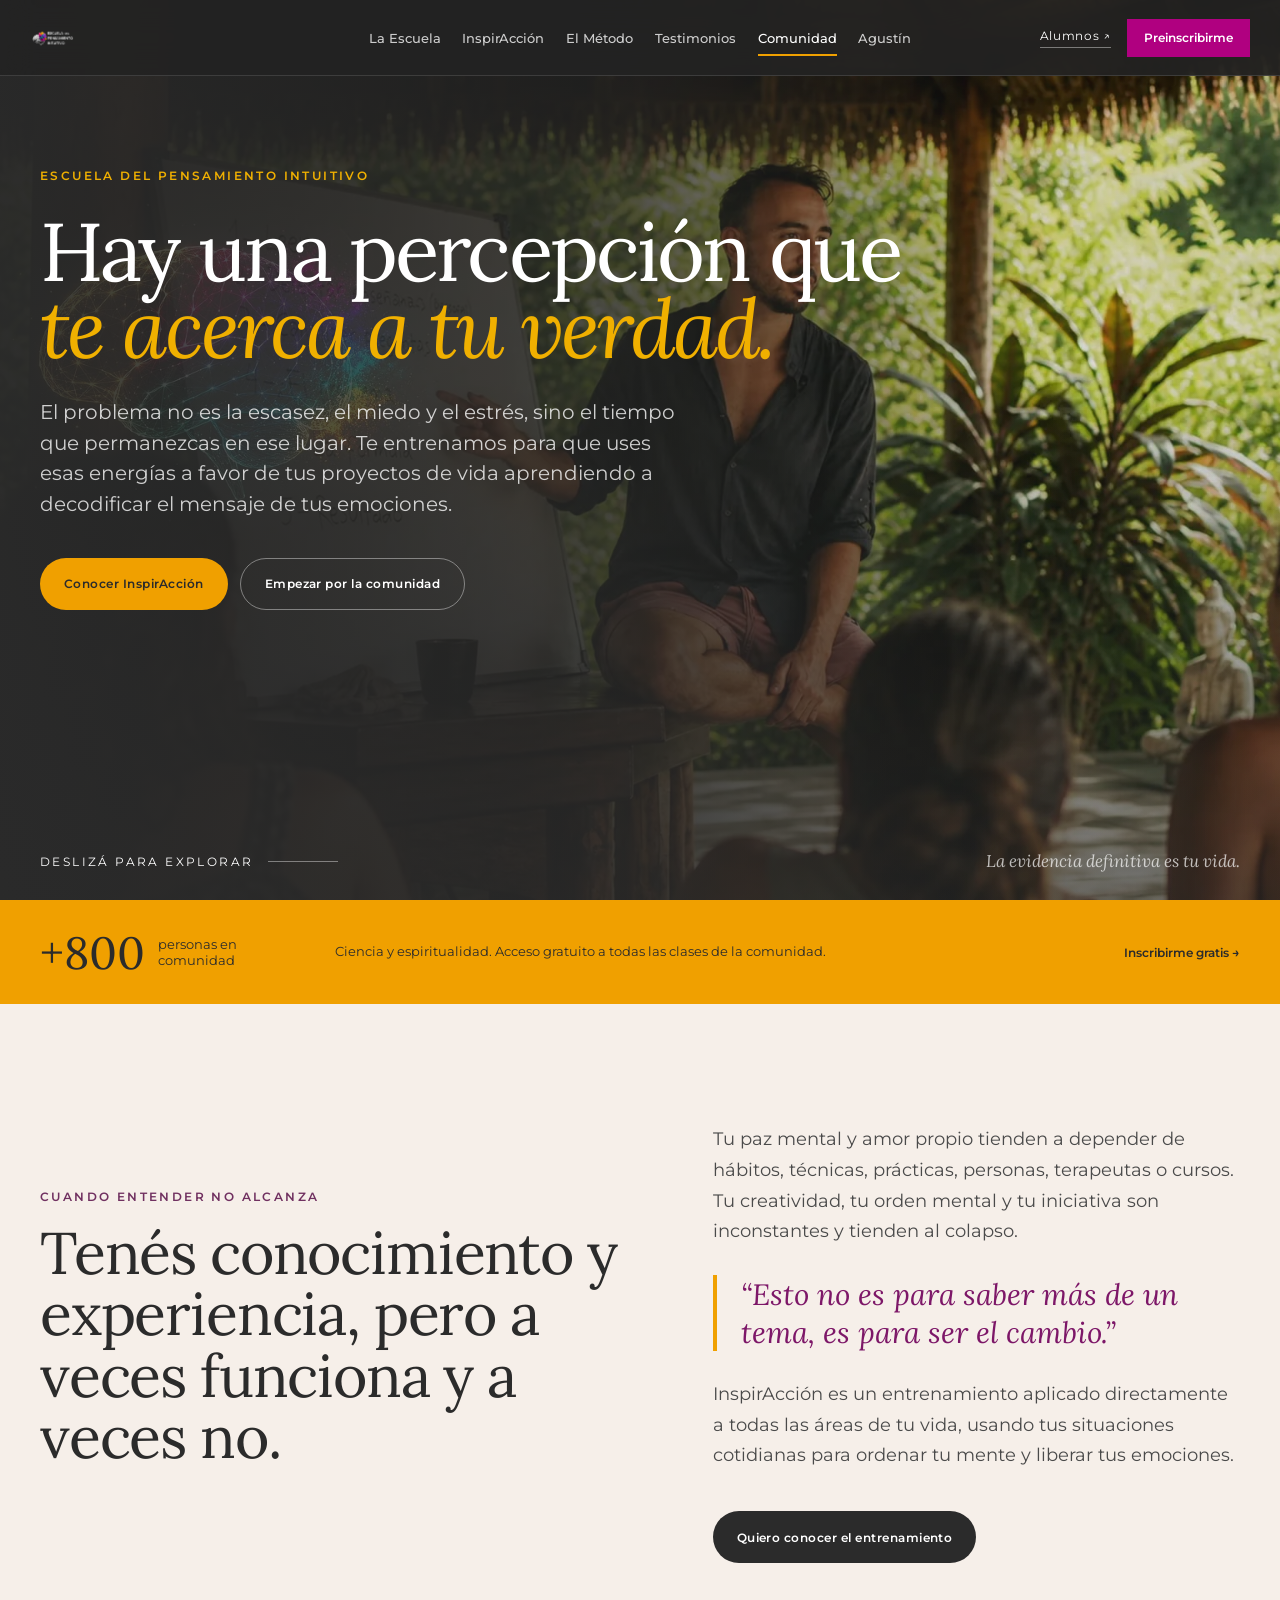
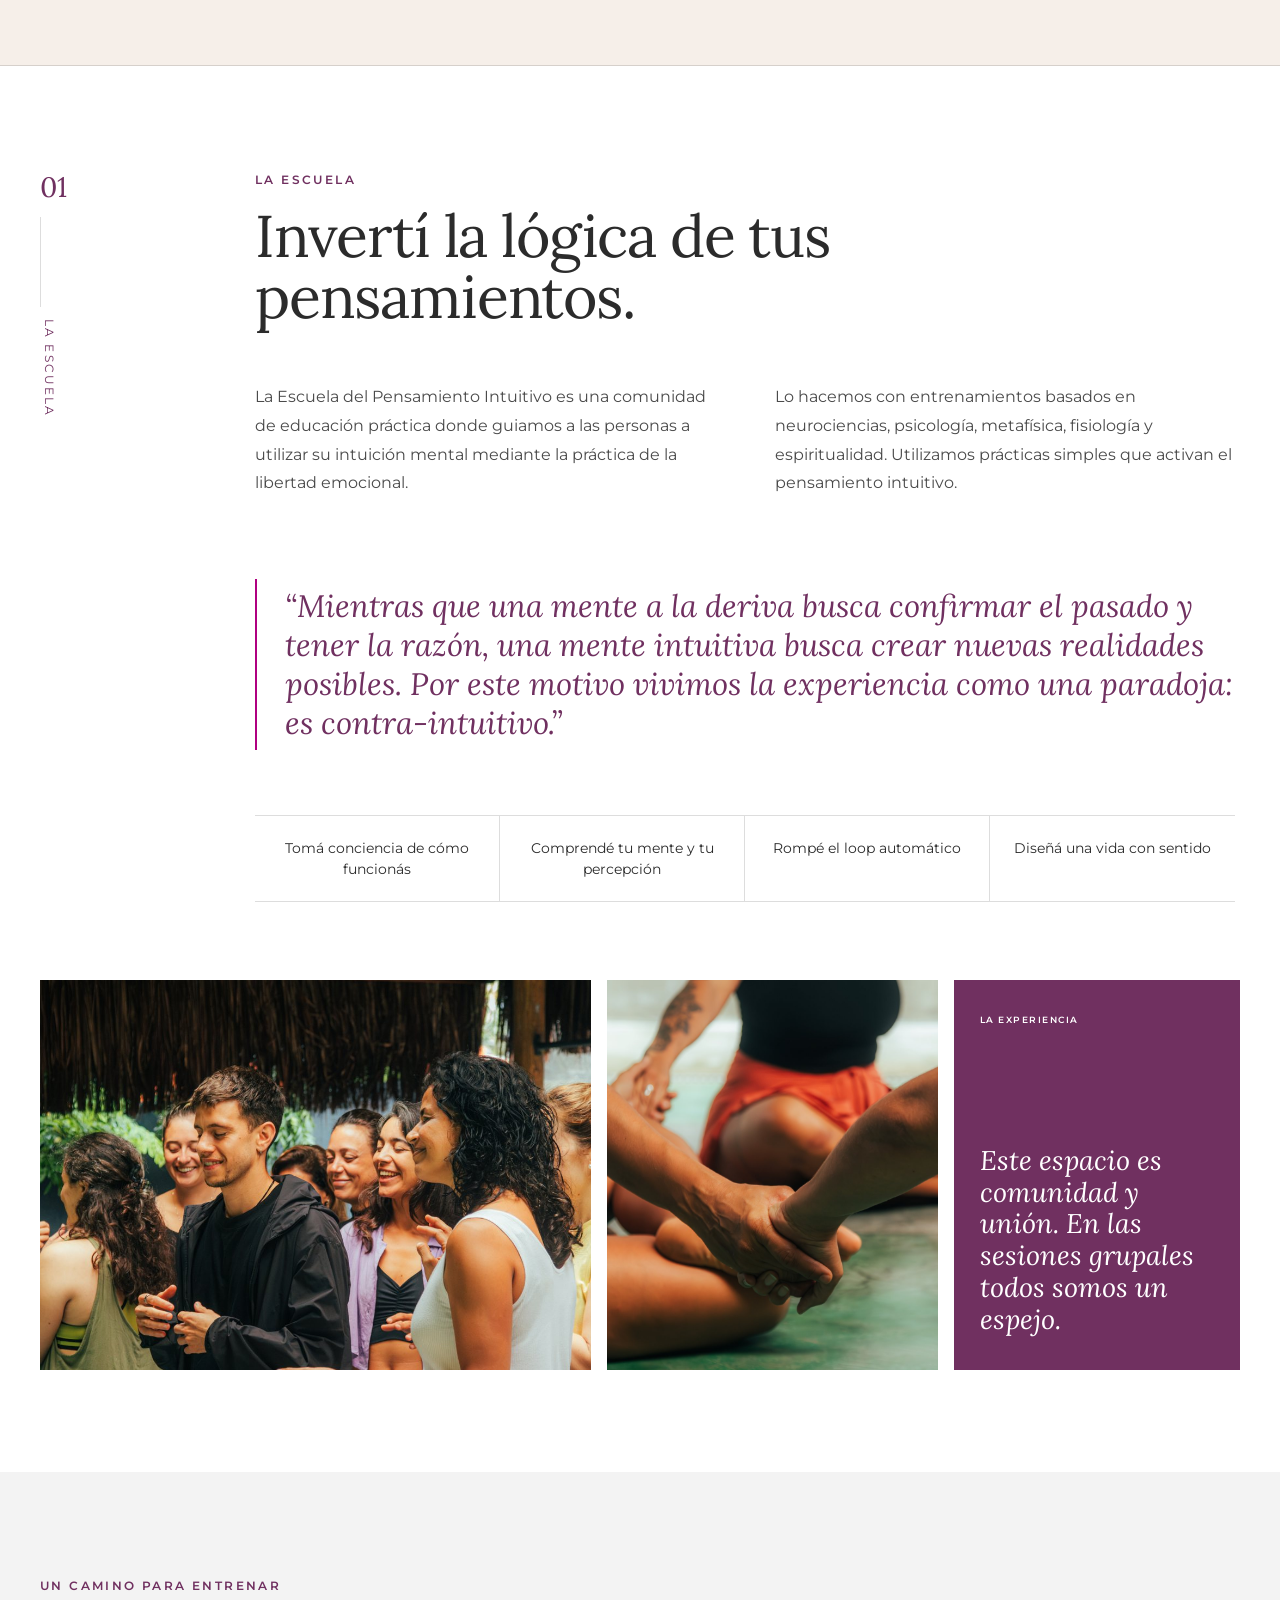
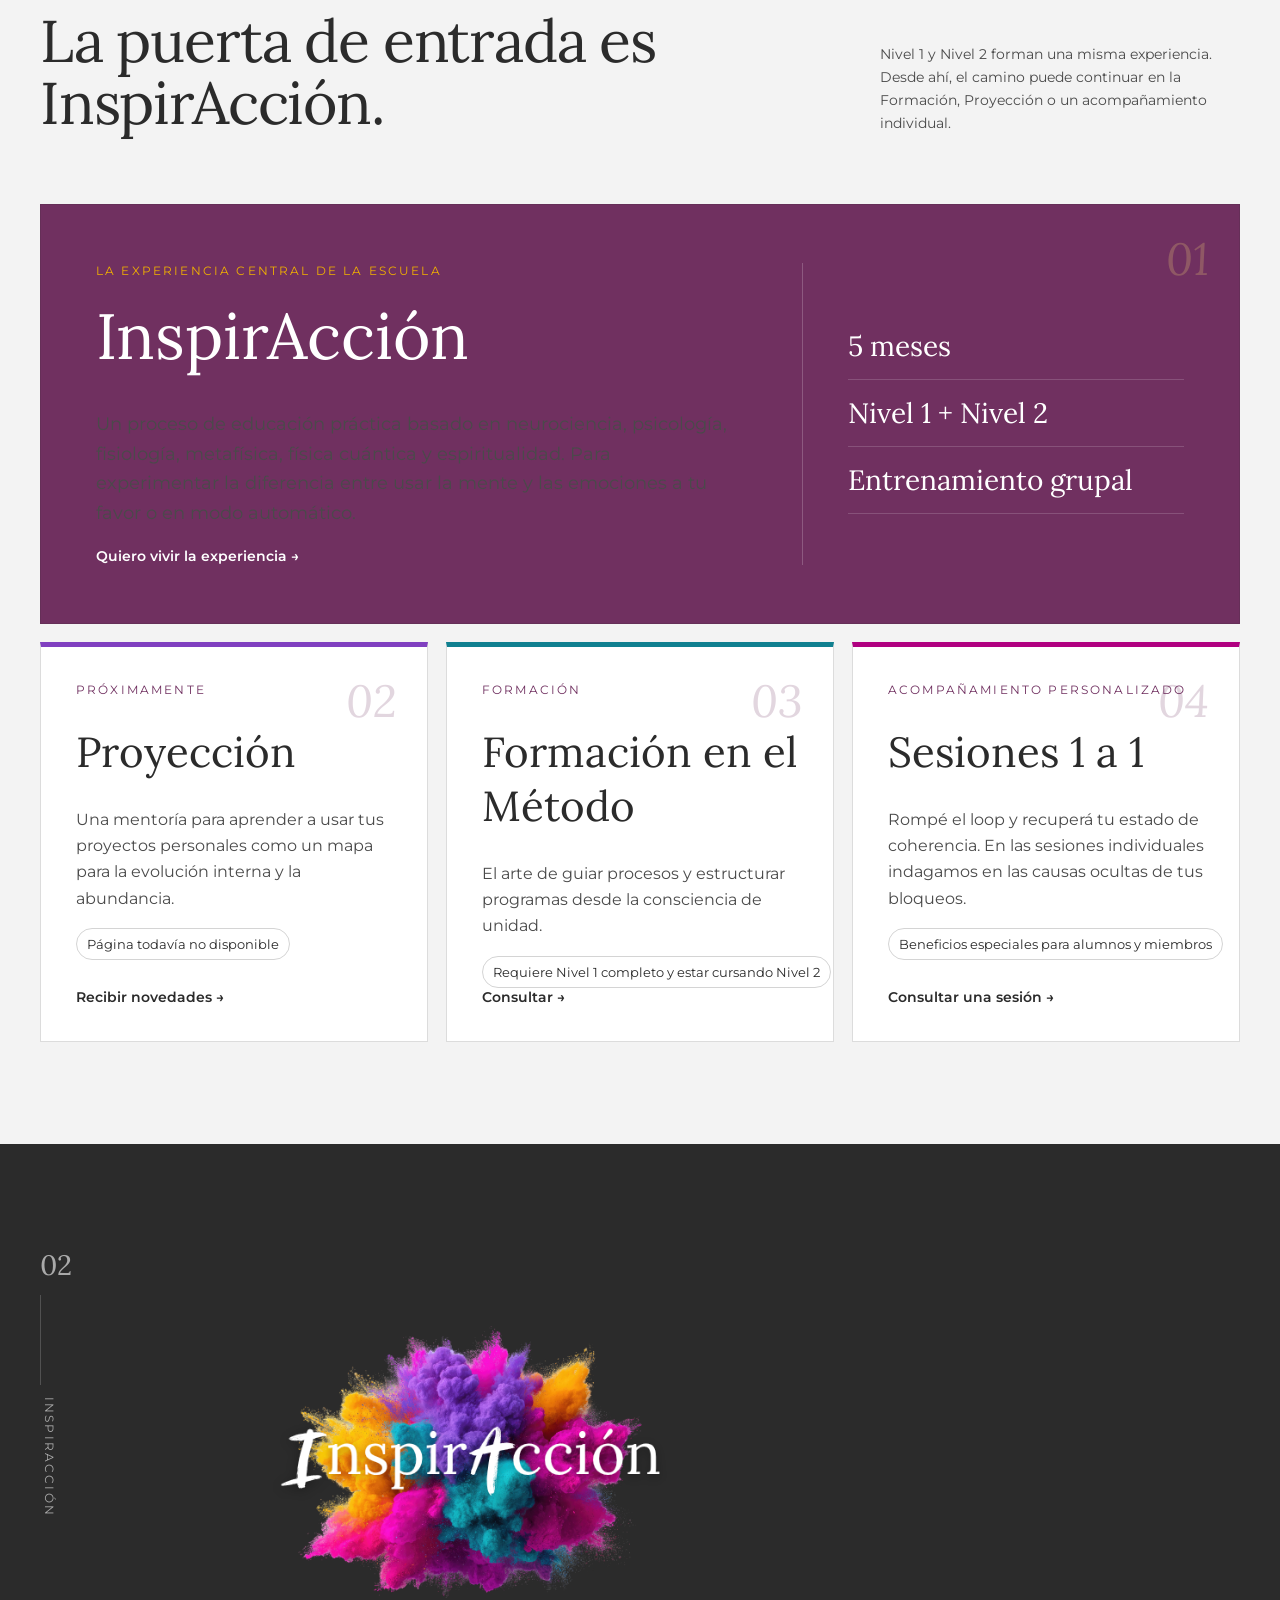
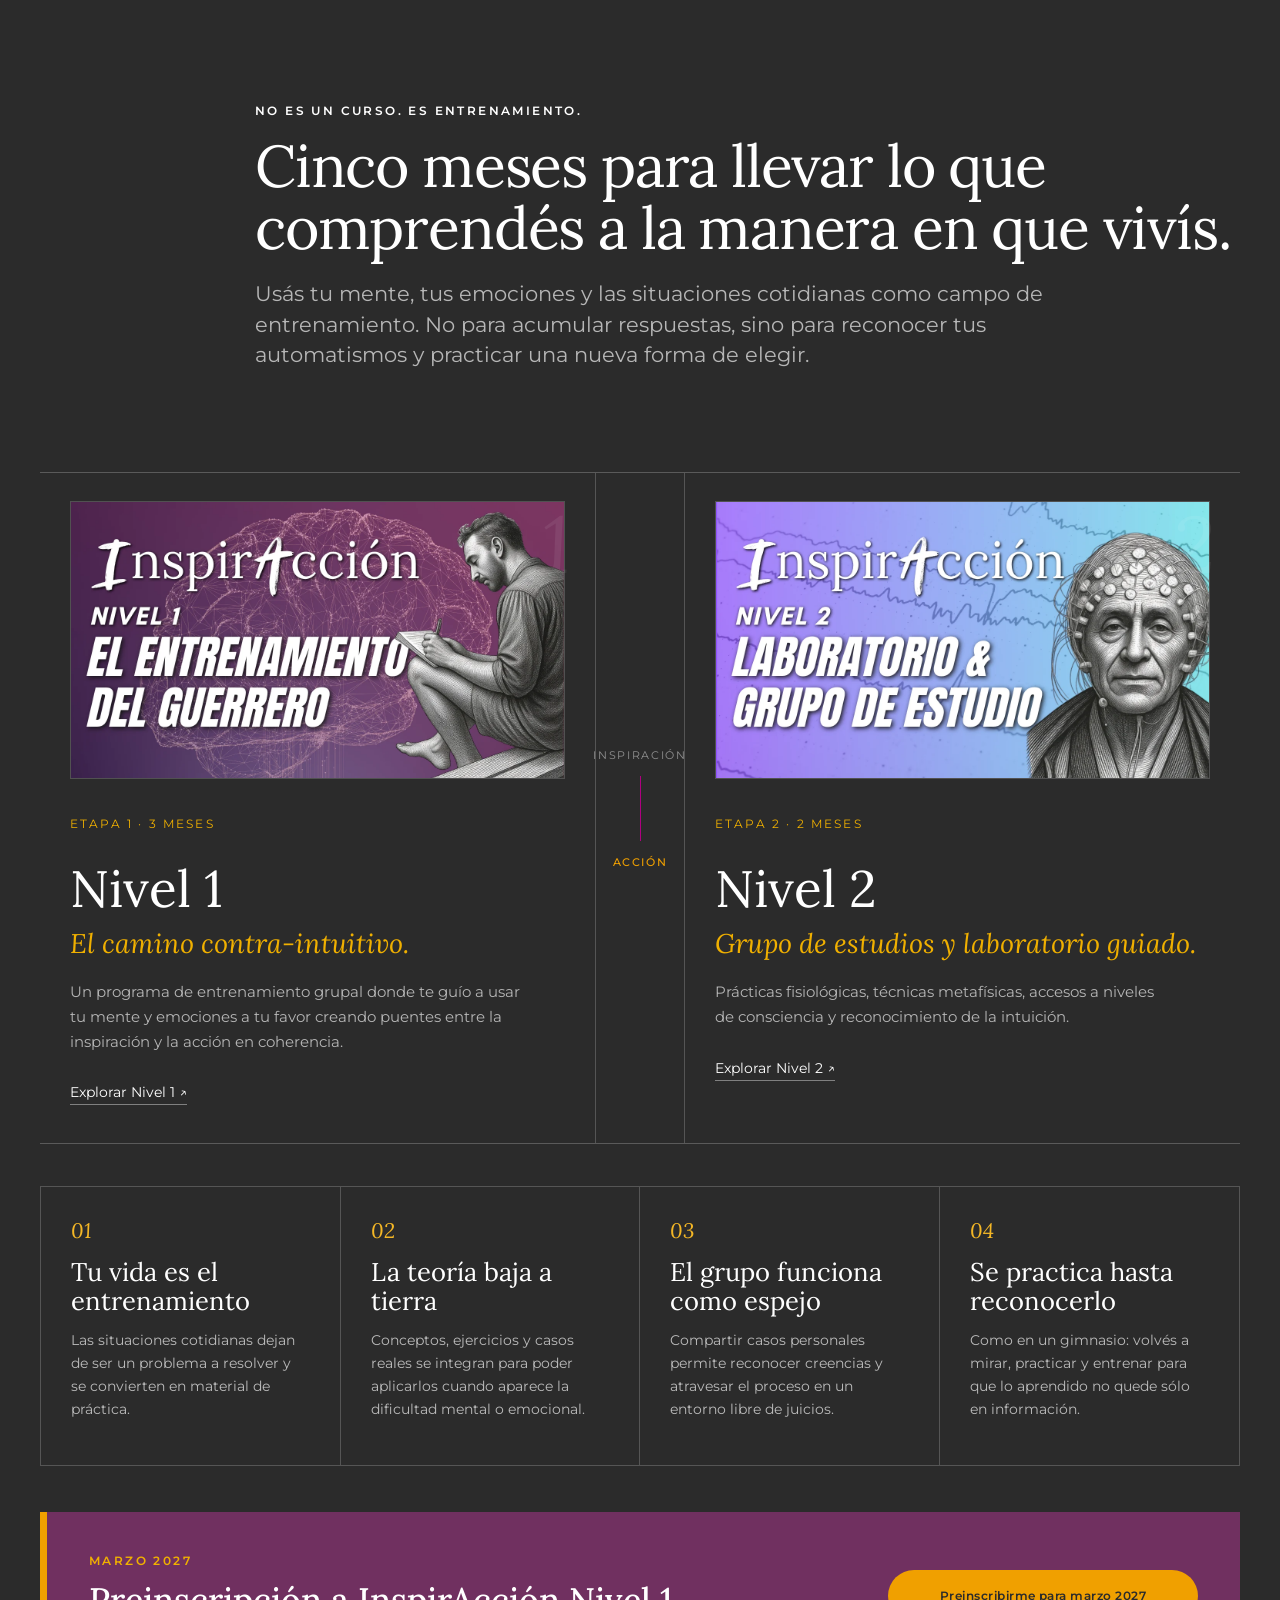
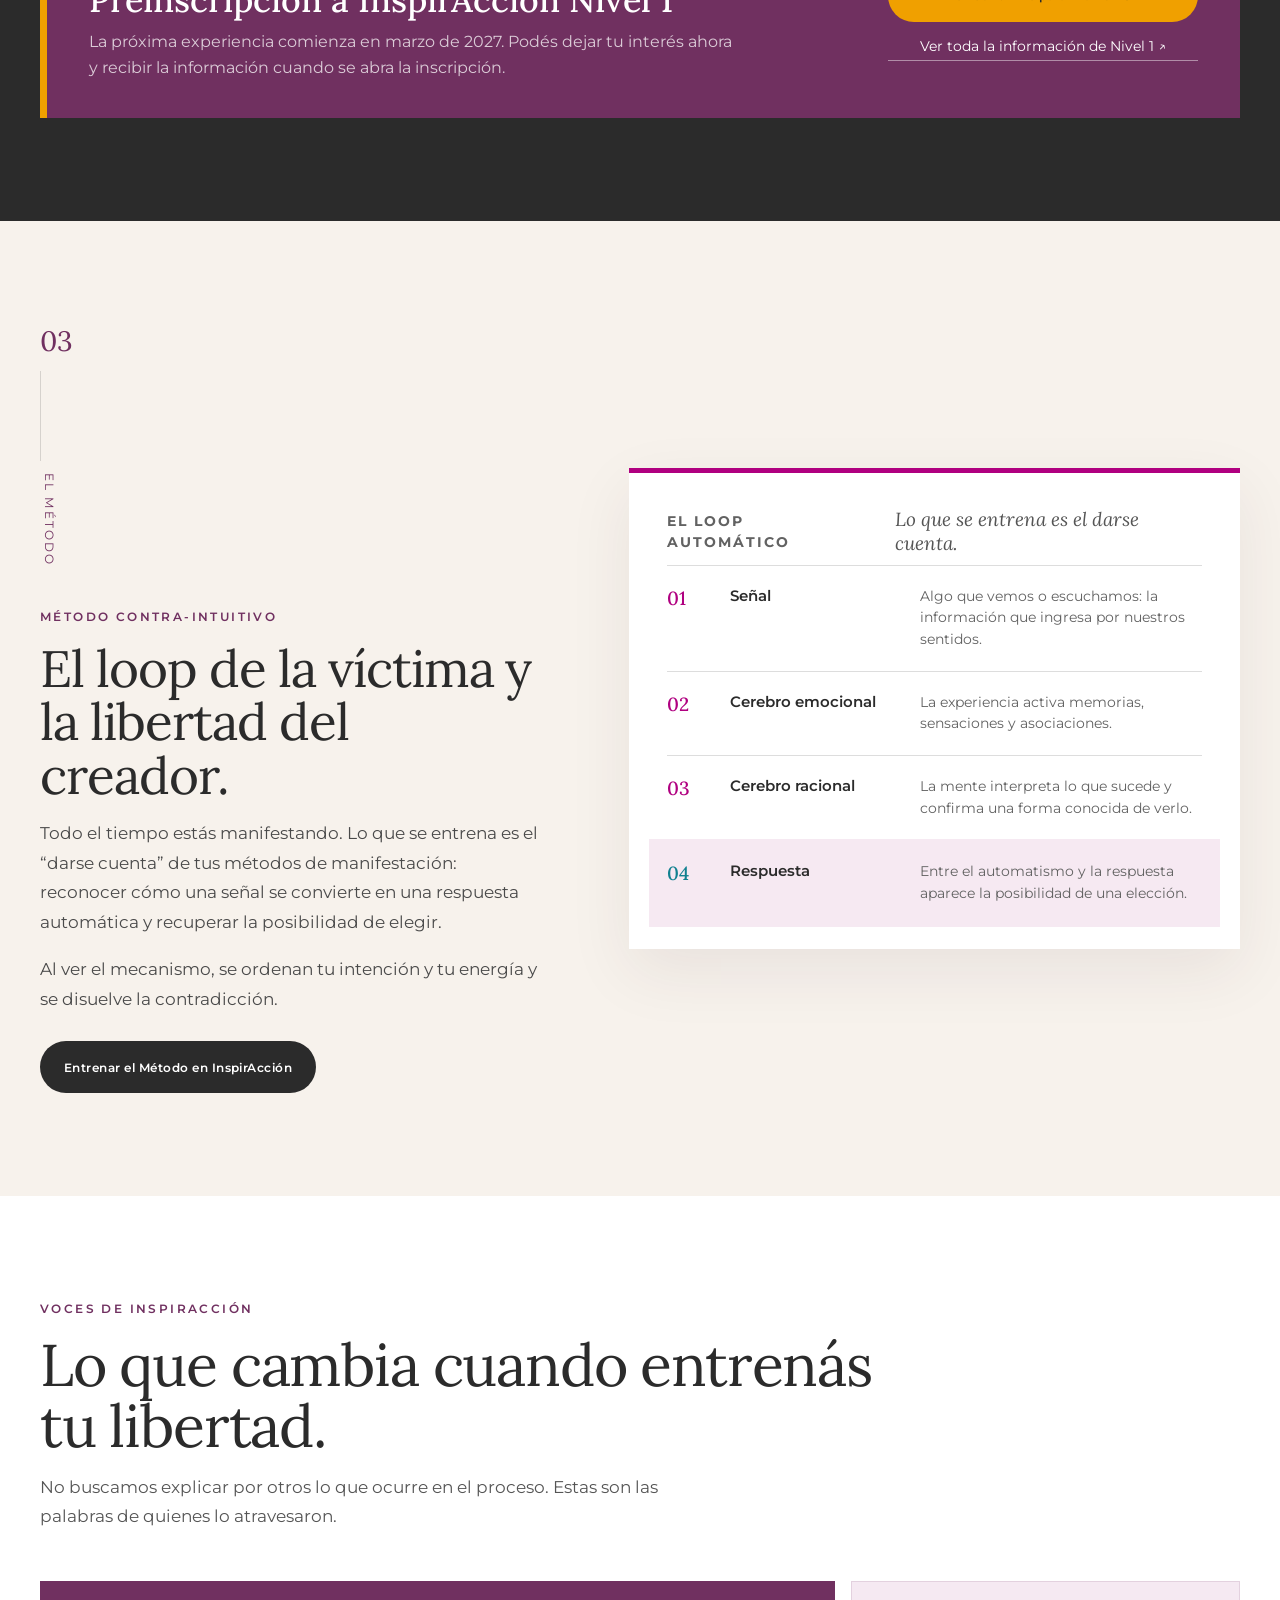
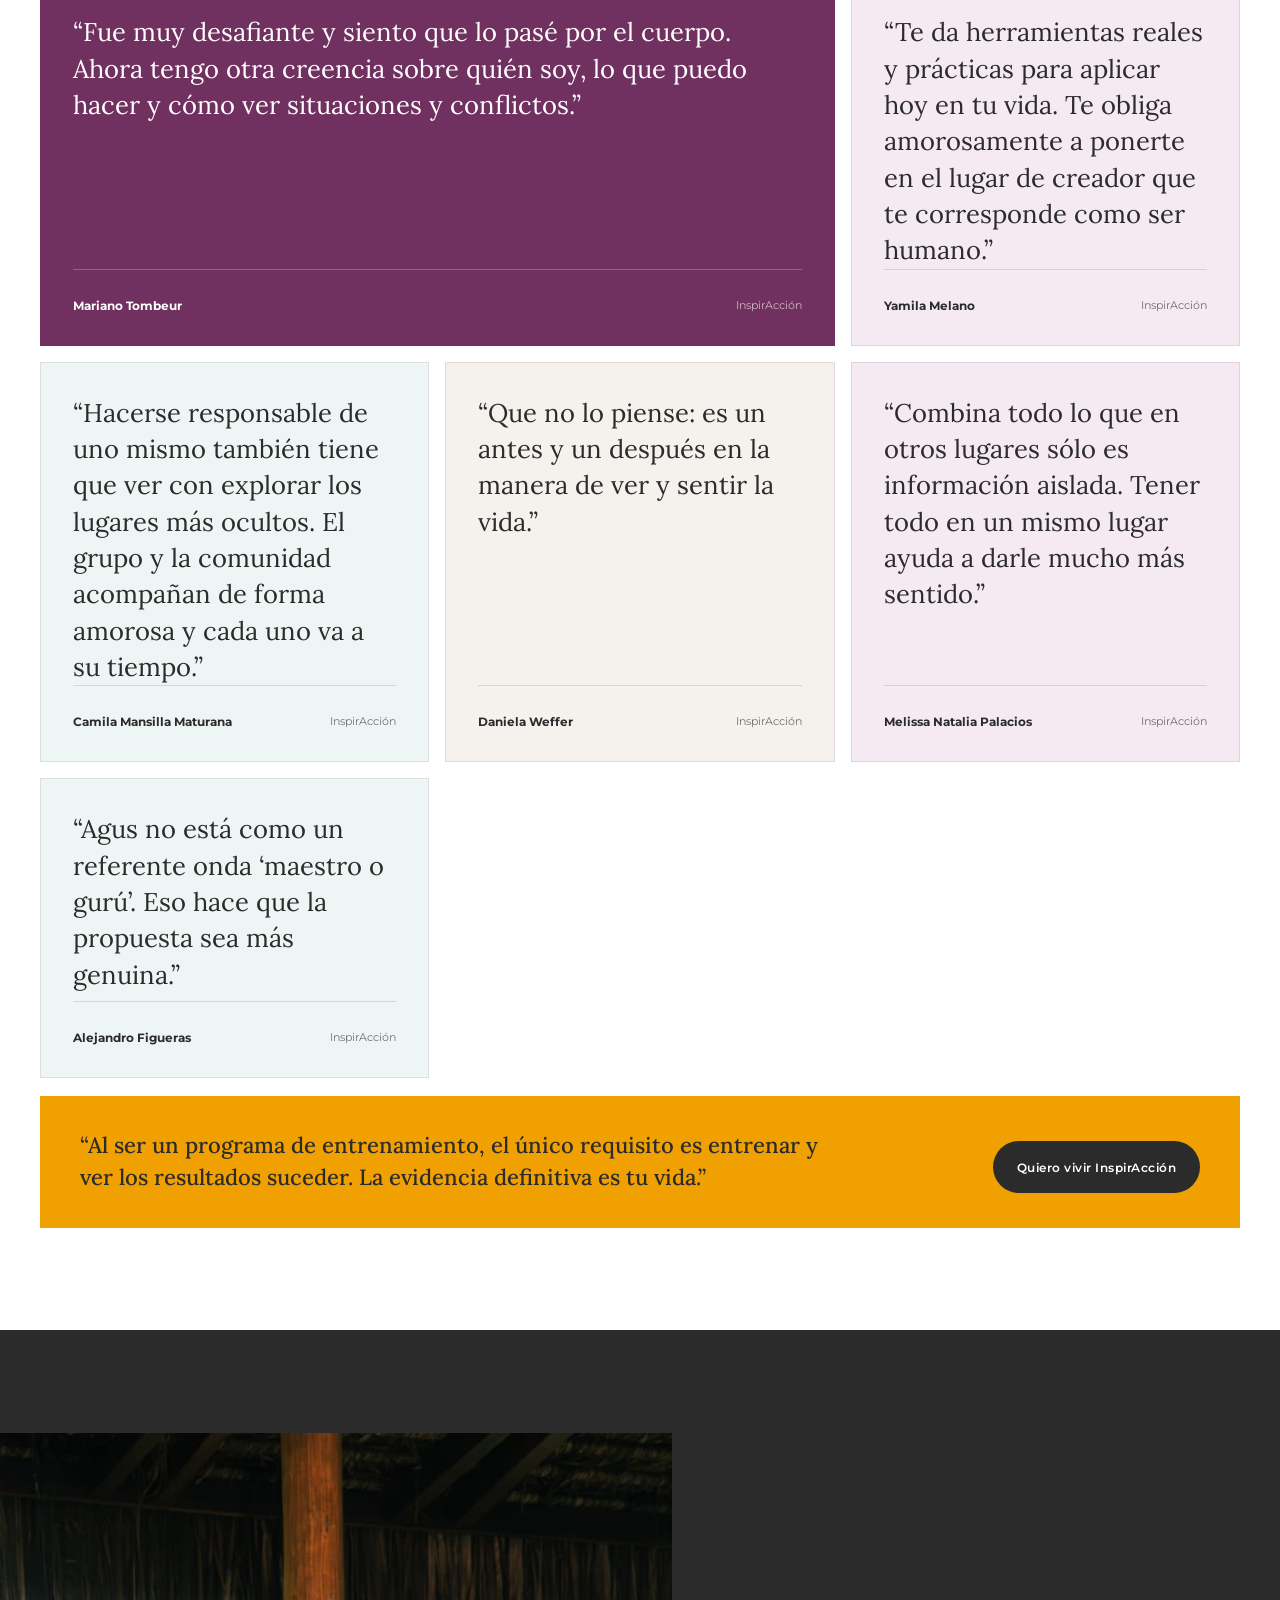
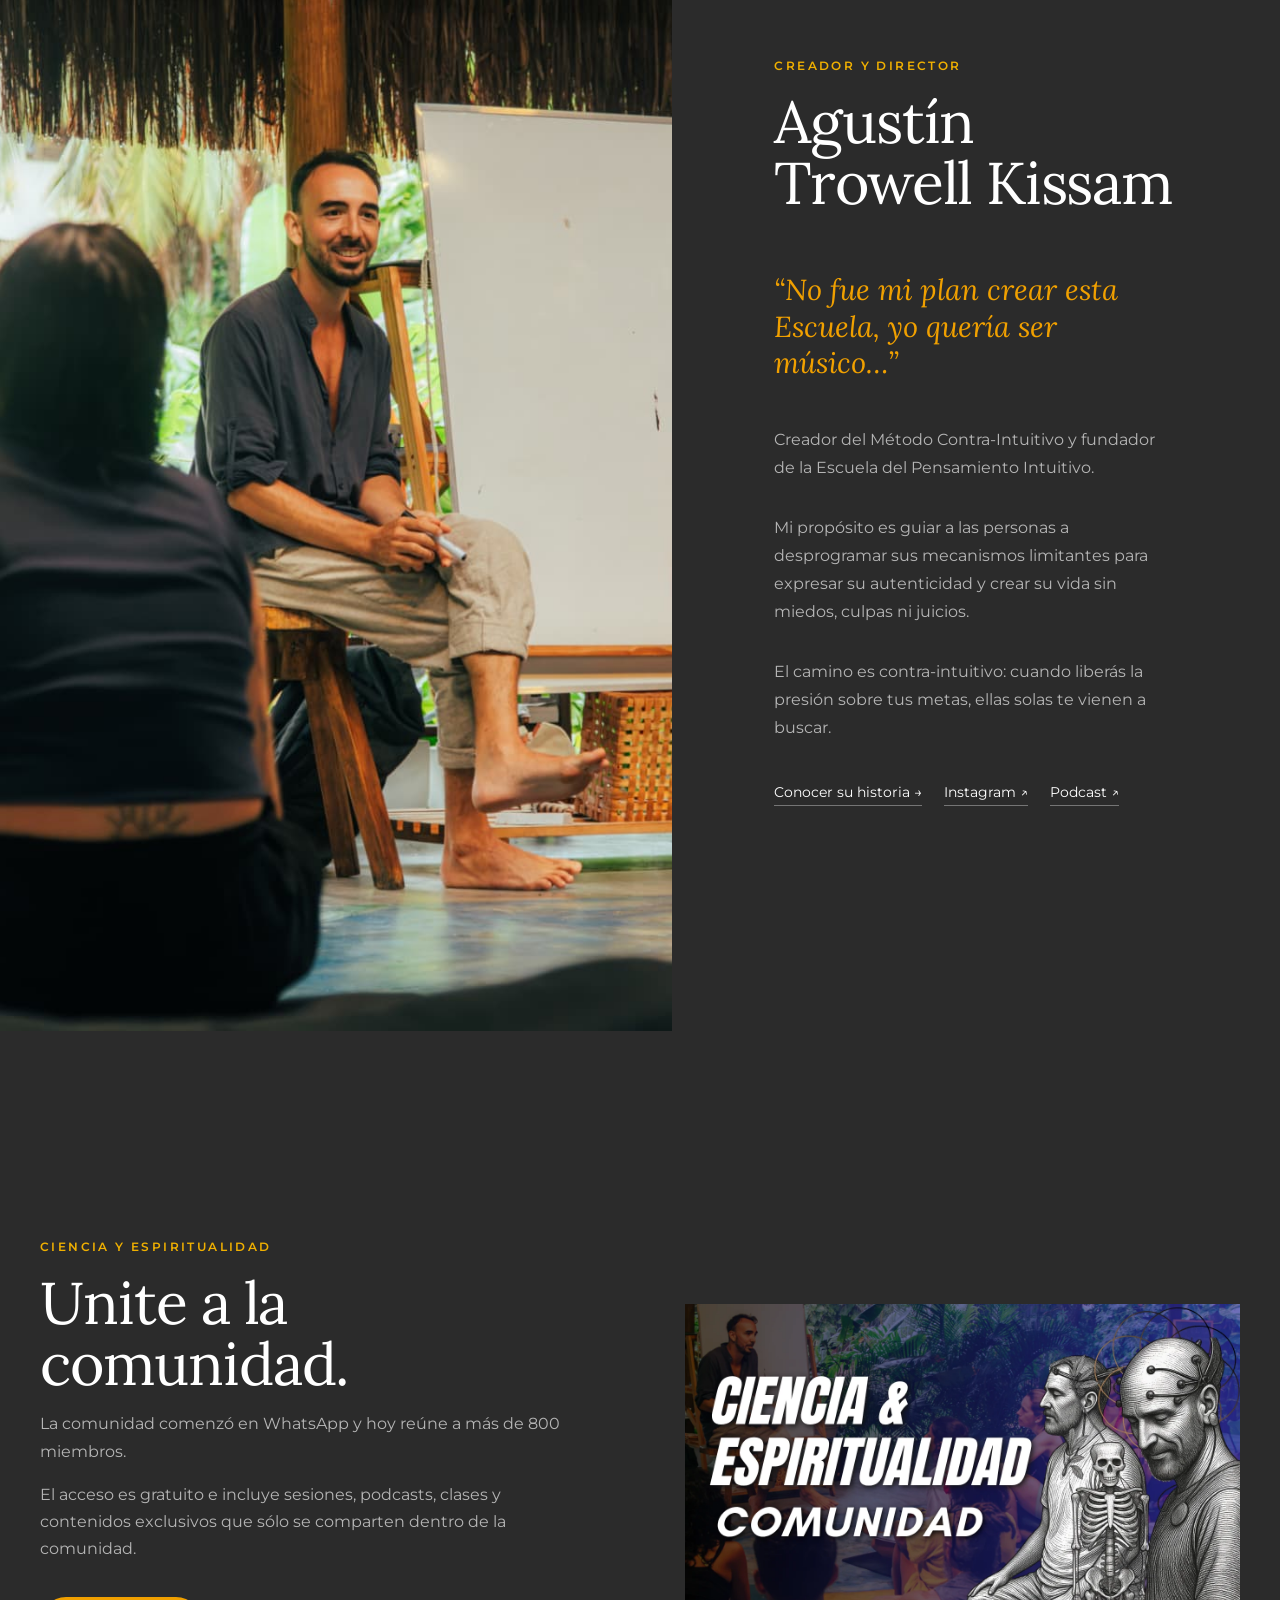
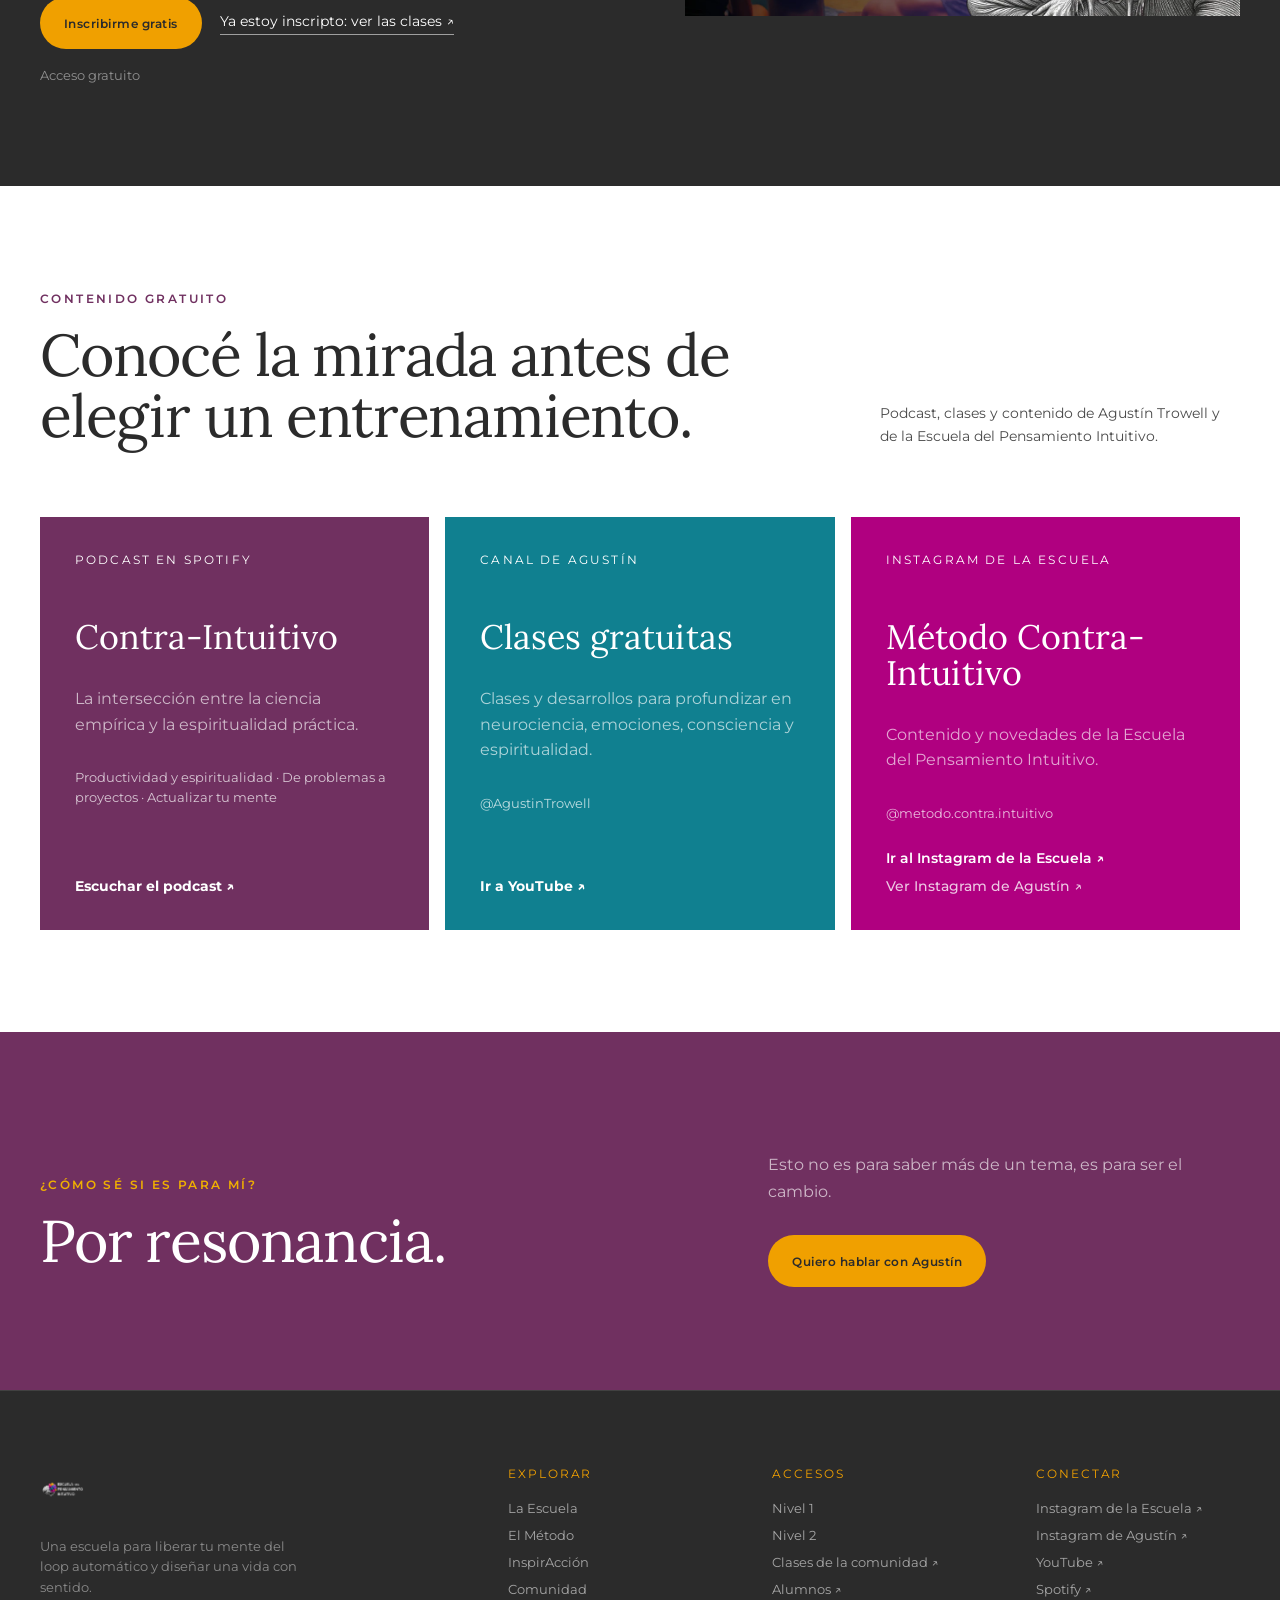
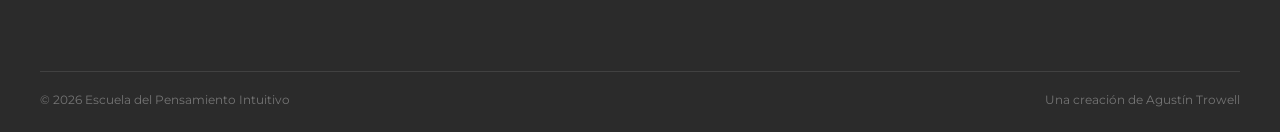
<file: index.html>
<!doctype html>
<html lang="es">
<head>
  <meta charset="utf-8">
  <meta name="viewport" content="width=device-width, initial-scale=1">
  <title>Escuela del Pensamiento Intuitivo · Entrenamientos para vivir y crear con más libertad</title>
  <meta name="description" content="Entrenamientos, experiencias y comunidad para comprender tu mente, liberar respuestas automáticas y llevar la intuición a tu vida y tus proyectos.">
  <meta name="author" content="Escuela del Pensamiento Intuitivo · Agustín Trowell">
  <meta property="og:title" content="Escuela del Pensamiento Intuitivo">
  <meta property="og:description" content="Entrená una nueva forma de percibir, elegir y actuar.">
  <meta property="og:image" content="/assets/og-image.jpg">
  <link rel="icon" type="image/png" href="/favicon-32.png">
  <link rel="preconnect" href="https://fonts.googleapis.com">
  <link rel="preconnect" href="https://fonts.gstatic.com" crossorigin>
  <link href="https://fonts.googleapis.com/css2?family=Lora:ital,wght@0,400;0,500;0,600;1,400&family=Montserrat:wght@400;500;600;700&display=swap" rel="stylesheet">
  <link rel="stylesheet" href="v2.css?v=10">
</head>
<body>
  <a class="skip-link" href="#contenido">Saltar al contenido</a>

  <header class="site-header" id="inicio">
    <a class="wordmark" href="#inicio" aria-label="Escuela del Pensamiento Intuitivo, inicio"><img src="assets/brand/logo-epi-claro.png" alt="Escuela del Pensamiento Intuitivo"></a>
    <button class="menu-toggle" aria-label="Abrir menú" aria-expanded="false"><span></span><span></span></button>
    <nav class="main-nav" aria-label="Navegación principal">
      <a href="#escuela">La Escuela</a><a href="#inspiraccion">InspirAcción</a><a href="#metodo">El Método</a><a href="#testimonios">Testimonios</a><a href="#comunidad">Comunidad</a><a href="#agustin">Agustín</a>
    </nav>
    <div class="header-actions"><a class="student-link" href="https://www.escueladelpensamientointuitivo.com/school/" target="_blank" rel="noopener">Alumnos ↗</a><a class="header-cta" href="#inspiraccion">Preinscribirme</a></div>
    <span class="scroll-progress" aria-hidden="true"></span>
  </header>

  <main id="contenido">
    <section class="hero">
      <video class="hero-video" autoplay muted loop playsinline poster="uploads/hero-poster.webp"><source src="uploads/video heroe final 2026.mp4" type="video/mp4"></video>
      <div class="hero-shade"></div><div class="hero-grid"></div>
      <div class="hero-content container">
        <span class="eyebrow reveal">ESCUELA DEL PENSAMIENTO INTUITIVO</span>
        <h1 class="reveal">Hay una percepción que<br><em>te acerca a tu verdad.</em></h1>
        <p class="hero-lead reveal">El problema no es la escasez, el miedo y el estrés, sino el tiempo que permanezcas en ese lugar. Te entrenamos para que uses esas energías a favor de tus proyectos de vida aprendiendo a decodificar el mensaje de tus emociones.</p>
        <div class="hero-actions reveal"><a class="button button-gold" href="#inspiraccion">Conocer InspirAcción</a><a class="button button-ghost" href="https://www.escueladelpensamientointuitivo.com/cienciayespiritualidad" target="_blank" rel="noopener">Empezar por la comunidad</a></div>
      </div>
      <div class="hero-bottom"><span>DESLIZÁ PARA EXPLORAR</span><i></i><span class="hero-quote">La evidencia definitiva es tu vida.</span></div>
    </section>

    <section class="community-ribbon" aria-label="Comunidad de la Escuela">
      <div><strong>+800</strong><span>personas en comunidad</span></div><p>Ciencia y espiritualidad. Acceso gratuito a todas las clases de la comunidad.</p><a href="https://www.escueladelpensamientointuitivo.com/cienciayespiritualidad" target="_blank" rel="noopener">Inscribirme gratis <span>→</span></a>
    </section>

    <section class="recognition section" aria-labelledby="recognition-title">
      <div class="container recognition-grid">
        <div><span class="eyebrow dark reveal">CUANDO ENTENDER NO ALCANZA</span><h2 class="section-title reveal" id="recognition-title">Tenés conocimiento y experiencia, pero a veces funciona y a veces no.</h2></div>
        <div class="recognition-copy reveal"><p>Tu paz mental y amor propio tienden a depender de hábitos, técnicas, prácticas, personas, terapeutas o cursos. Tu creatividad, tu orden mental y tu iniciativa son inconstantes y tienden al colapso.</p><blockquote>“Esto no es para saber más de un tema, es para ser el cambio.”</blockquote><p>InspirAcción es un entrenamiento aplicado directamente a todas las áreas de tu vida, usando tus situaciones cotidianas para ordenar tu mente y liberar tus emociones.</p><a class="button button-ink" href="#inspiraccion">Quiero conocer el entrenamiento</a></div>
      </div>
    </section>

    <section class="school section" id="escuela">
      <div class="container school-grid">
        <div class="section-index reveal"><span>01</span><i></i><small>LA ESCUELA</small></div>
        <div class="school-copy">
          <span class="eyebrow dark reveal">LA ESCUELA</span>
          <h2 class="section-title reveal">Invertí la lógica de tus pensamientos.</h2>
          <div class="school-columns reveal"><p>La Escuela del Pensamiento Intuitivo es una comunidad de educación práctica donde guiamos a las personas a utilizar su intuición mental mediante la práctica de la libertad emocional.</p><p>Lo hacemos con entrenamientos basados en neurociencias, psicología, metafísica, fisiología y espiritualidad. Utilizamos prácticas simples que activan el pensamiento intuitivo.</p></div>
          <blockquote class="manifesto reveal">“Mientras que una mente a la deriva busca confirmar el pasado y tener la razón, una mente intuitiva busca crear nuevas realidades posibles. Por este motivo vivimos la experiencia como una paradoja: es contra-intuitivo.”</blockquote>
          <div class="principles reveal"><span>Tomá conciencia de cómo funcionás</span><span>Comprendé tu mente y tu percepción</span><span>Rompé el loop automático</span><span>Diseñá una vida con sentido</span></div>
        </div>
      </div>
      <div class="experience-film container reveal" aria-label="Una experiencia vivida en comunidad">
        <figure class="film-wide"><img src="assets/brand/experiencia-grupal.jpg" alt="Participantes compartiendo una experiencia grupal" loading="lazy"></figure>
        <figure><img src="assets/brand/manos-comunidad.jpg" alt="Personas tomadas de las manos durante una práctica" loading="lazy"></figure>
        <p><span>LA EXPERIENCIA</span>Este espacio es comunidad y unión. En las sesiones grupales todos somos un espejo.</p>
      </div>
    </section>

    <section class="paths section" id="caminos">
      <div class="container">
        <div class="section-heading reveal"><div><span class="eyebrow dark">UN CAMINO PARA ENTRENAR</span><h2 class="section-title">La puerta de entrada es InspirAcción.</h2></div><p>Nivel 1 y Nivel 2 forman una misma experiencia. Desde ahí, el camino puede continuar en la Formación, Proyección o un acompañamiento individual.</p></div>
        <div class="path-grid">
          <article class="path-card path-main featured reveal"><div class="path-number">01</div><span class="path-label">LA EXPERIENCIA CENTRAL DE LA ESCUELA</span><h3>InspirAcción</h3><p>Un proceso de educación práctica basado en neurociencia, psicología, fisiología, metafísica, física cuántica y espiritualidad. Para experimentar la diferencia entre usar la mente y las emociones a tu favor o en modo automático.</p><div class="path-main-meta"><span>5 meses</span><span>Nivel 1 + Nivel 2</span><span>Entrenamiento grupal</span></div><a href="#inspiraccion">Quiero vivir la experiencia <span>→</span></a></article>
          <article class="path-card reveal" id="proyeccion"><div class="path-number">02</div><span class="path-label">PRÓXIMAMENTE</span><h3>Proyección</h3><p>Una mentoría para aprender a usar tus proyectos personales como un mapa para la evolución interna y la abundancia.</p><small>Página todavía no disponible</small><a href="#contacto">Recibir novedades <span>→</span></a></article>
          <article class="path-card reveal" id="formacion"><div class="path-number">03</div><span class="path-label">FORMACIÓN</span><h3>Formación en el Método</h3><p>El arte de guiar procesos y estructurar programas desde la consciencia de unidad.</p><small>Requiere Nivel 1 completo y estar cursando Nivel 2</small><a href="#contacto">Consultar <span>→</span></a></article>
          <article class="path-card reveal"><div class="path-number">04</div><span class="path-label">ACOMPAÑAMIENTO PERSONALIZADO</span><h3>Sesiones 1 a 1</h3><p>Rompé el loop y recuperá tu estado de coherencia. En las sesiones individuales indagamos en las causas ocultas de tus bloqueos.</p><small>Beneficios especiales para alumnos y miembros</small><a href="https://wa.me/5584981811901?text=Hola%20Agust%C3%ADn%2C%20quiero%20conocer%20las%20sesiones%201%20a%201" target="_blank" rel="noopener">Consultar una sesión <span>→</span></a></article>
        </div>
      </div>
    </section>

    <section class="inspiraccion section" id="inspiraccion">
      <div class="container">
        <div class="inspiraccion-top"><div class="section-index light reveal"><span>02</span><i></i><small>INSPIRACCIÓN</small></div><div class="inspiraccion-intro"><img class="inspiraccion-logo reveal" src="assets/brand/logo-inspiraccion.png" alt="InspirAcción"><span class="eyebrow reveal">NO ES UN CURSO. ES ENTRENAMIENTO.</span><h2 class="section-title reveal">Cinco meses para llevar lo que comprendés a la manera en que vivís.</h2><p class="large-copy reveal">Usás tu mente, tus emociones y las situaciones cotidianas como campo de entrenamiento. No para acumular respuestas, sino para reconocer tus automatismos y practicar una nueva forma de elegir.</p></div></div>
        <div class="journey reveal">
          <article><img class="journey-cover" src="assets/brand/portada-inspiraccion-nivel-1.webp" alt="InspirAcción Nivel 1, El entrenamiento del guerrero" loading="lazy"><span class="stage">ETAPA 1 · 3 MESES</span><div class="stage-number">1</div><h3>Nivel 1</h3><h4>El camino contra-intuitivo.</h4><p>Un programa de entrenamiento grupal donde te guío a usar tu mente y emociones a tu favor creando puentes entre la inspiración y la acción en coherencia.</p><a href="/programas/inspiraccion-nivel-1/">Explorar Nivel 1 <span>↗</span></a></article>
          <div class="journey-bridge"><span>INSPIRACIÓN</span><i></i><b>ACCIÓN</b></div>
          <article><img class="journey-cover" src="assets/brand/portada-inspiraccion-nivel-2.webp" alt="InspirAcción Nivel 2, Laboratorio y grupo de estudio" loading="lazy"><span class="stage">ETAPA 2 · 2 MESES</span><div class="stage-number">2</div><h3>Nivel 2</h3><h4>Grupo de estudios y laboratorio guiado.</h4><p>Prácticas fisiológicas, técnicas metafísicas, accesos a niveles de consciencia y reconocimiento de la intuición.</p><a href="/programas/inspiraccion-nivel-2/">Explorar Nivel 2 <span>↗</span></a></article>
        </div>
        <div class="training-experience reveal" aria-label="Qué implica entrenar en InspirAcción"><article><span>01</span><h3>Tu vida es el entrenamiento</h3><p>Las situaciones cotidianas dejan de ser un problema a resolver y se convierten en material de práctica.</p></article><article><span>02</span><h3>La teoría baja a tierra</h3><p>Conceptos, ejercicios y casos reales se integran para poder aplicarlos cuando aparece la dificultad mental o emocional.</p></article><article><span>03</span><h3>El grupo funciona como espejo</h3><p>Compartir casos personales permite reconocer creencias y atravesar el proceso en un entorno libre de juicios.</p></article><article><span>04</span><h3>Se practica hasta reconocerlo</h3><p>Como en un gimnasio: volvés a mirar, practicar y entrenar para que lo aprendido no quede sólo en información.</p></article></div>
        <div class="enrollment-panel reveal" data-enrollment-state="waitlist"><div><span class="eyebrow">MARZO 2027</span><h3>Preinscripción a InspirAcción Nivel 1</h3><p>La próxima experiencia comienza en marzo de 2027. Podés dejar tu interés ahora y recibir la información cuando se abra la inscripción.</p></div><div class="enrollment-actions"><a class="button button-gold" href="https://wa.me/5584981811901?text=Hola%20Agust%C3%ADn%2C%20quiero%20preinscribirme%20a%20InspirAcci%C3%B3n%20Nivel%201%20%C2%B7%20Marzo%202027" target="_blank" rel="noopener">Preinscribirme para marzo 2027</a><a class="enrollment-secondary" href="/programas/inspiraccion-nivel-1/">Ver toda la información de Nivel 1 ↗</a></div></div>
      </div>
    </section>

    <section class="method section" id="metodo">
      <div class="container method-grid">
        <div class="method-copy"><div class="section-index reveal"><span>03</span><i></i><small>EL MÉTODO</small></div><span class="eyebrow dark reveal">MÉTODO CONTRA-INTUITIVO</span><h2 class="section-title reveal">El loop de la víctima y la libertad del creador.</h2><p class="reveal">Todo el tiempo estás manifestando. Lo que se entrena es el “darse cuenta” de tus métodos de manifestación: reconocer cómo una señal se convierte en una respuesta automática y recuperar la posibilidad de elegir.</p><p class="reveal">Al ver el mecanismo, se ordenan tu intención y tu energía y se disuelve la contradicción.</p><a class="button button-ink reveal" href="#inspiraccion">Entrenar el Método en InspirAcción</a></div>
        <div class="method-cycle reveal" aria-label="El recorrido de una respuesta automática"><div class="method-cycle-head"><span>EL LOOP AUTOMÁTICO</span><p>Lo que se entrena es el darse cuenta.</p></div><ol><li><b>01</b><div><strong>Señal</strong><span>Algo que vemos o escuchamos: la información que ingresa por nuestros sentidos.</span></div></li><li><b>02</b><div><strong>Cerebro emocional</strong><span>La experiencia activa memorias, sensaciones y asociaciones.</span></div></li><li><b>03</b><div><strong>Cerebro racional</strong><span>La mente interpreta lo que sucede y confirma una forma conocida de verlo.</span></div></li><li class="cycle-choice"><b>04</b><div><strong>Respuesta</strong><span>Entre el automatismo y la respuesta aparece la posibilidad de una elección.</span></div></li></ol></div>
      </div>
    </section>

    <section class="proof section" id="testimonios">
      <div class="container">
        <div class="proof-head reveal"><span class="eyebrow dark">VOCES DE INSPIRACCIÓN</span><h2 class="section-title">Lo que cambia cuando entrenás tu libertad.</h2><p>No buscamos explicar por otros lo que ocurre en el proceso. Estas son las palabras de quienes lo atravesaron.</p></div>
        <div class="testimonial-wall">
          <article class="story-card story-featured reveal"><blockquote>“Fue muy desafiante y siento que lo pasé por el cuerpo. Ahora tengo otra creencia sobre quién soy, lo que puedo hacer y cómo ver situaciones y conflictos.”</blockquote><footer><strong>Mariano Tombeur</strong><span>InspirAcción</span></footer></article>
          <article class="story-card reveal"><blockquote>“Te da herramientas reales y prácticas para aplicar hoy en tu vida. Te obliga amorosamente a ponerte en el lugar de creador que te corresponde como ser humano.”</blockquote><footer><strong>Yamila Melano</strong><span>InspirAcción</span></footer></article>
          <article class="story-card reveal"><blockquote>“Hacerse responsable de uno mismo también tiene que ver con explorar los lugares más ocultos. El grupo y la comunidad acompañan de forma amorosa y cada uno va a su tiempo.”</blockquote><footer><strong>Camila Mansilla Maturana</strong><span>InspirAcción</span></footer></article>
          <article class="story-card reveal"><blockquote>“Que no lo piense: es un antes y un después en la manera de ver y sentir la vida.”</blockquote><footer><strong>Daniela Weffer</strong><span>InspirAcción</span></footer></article>
          <article class="story-card reveal"><blockquote>“Combina todo lo que en otros lugares sólo es información aislada. Tener todo en un mismo lugar ayuda a darle mucho más sentido.”</blockquote><footer><strong>Melissa Natalia Palacios</strong><span>InspirAcción</span></footer></article>
          <article class="story-card reveal"><blockquote>“Agus no está como un referente onda ‘maestro o gurú’. Eso hace que la propuesta sea más genuina.”</blockquote><footer><strong>Alejandro Figueras</strong><span>InspirAcción</span></footer></article>
        </div>
        <div class="proof-invitation reveal"><p>“Al ser un programa de entrenamiento, el único requisito es entrenar y ver los resultados suceder. La evidencia definitiva es tu vida.”</p><a class="button button-ink" href="#inspiraccion">Quiero vivir InspirAcción</a></div>
      </div>
    </section>

    <section class="agustin section" id="agustin">
      <div class="agustin-photo"><img src="assets/brand/agustin-taller.jpeg" alt="Agustín Trowell guiando un encuentro de la Escuela" loading="lazy"></div>
      <div class="agustin-copy"><span class="eyebrow reveal">CREADOR Y DIRECTOR</span><h2 class="section-title reveal">Agustín Trowell Kissam</h2><p class="agustin-lead reveal">“No fue mi plan crear esta Escuela, yo quería ser músico…”</p><p class="reveal">Creador del Método Contra-Intuitivo y fundador de la Escuela del Pensamiento Intuitivo.</p><p class="reveal">Mi propósito es guiar a las personas a desprogramar sus mecanismos limitantes para expresar su autenticidad y crear su vida sin miedos, culpas ni juicios.</p><p class="reveal">El camino es contra-intuitivo: cuando liberás la presión sobre tus metas, ellas solas te vienen a buscar.</p><div class="agustin-links reveal"><a href="#contacto">Conocer su historia →</a><a href="https://www.instagram.com/agustintrowell" target="_blank" rel="noopener">Instagram ↗</a><a href="https://open.spotify.com/show/4oYU4F9AIJzqrt7inBHLhk" target="_blank" rel="noopener">Podcast ↗</a></div></div>
    </section>

    <section class="community section" id="comunidad">
      <div class="container community-grid">
        <div><span class="eyebrow reveal">CIENCIA Y ESPIRITUALIDAD</span><h2 class="section-title reveal">Unite a la comunidad.</h2><p class="large-copy reveal">La comunidad comenzó en WhatsApp y hoy reúne a más de 800 miembros.</p><p class="reveal">El acceso es gratuito e incluye sesiones, podcasts, clases y contenidos exclusivos que sólo se comparten dentro de la comunidad.</p><div class="community-actions reveal"><a class="button button-gold" href="https://www.escueladelpensamientointuitivo.com/cienciayespiritualidad" target="_blank" rel="noopener">Inscribirme gratis</a><a class="community-access" href="https://www.escueladelpensamientointuitivo.com/school/course/comunidad" target="_blank" rel="noopener">Ya estoy inscripto: ver las clases ↗</a><span>Acceso gratuito</span></div></div>
        <figure class="community-photo reveal"><img src="assets/brand/portada-comunidad.webp" alt="Ciencia y Espiritualidad, comunidad de la Escuela" loading="lazy"></figure>
      </div>
    </section>

    <section class="resources section" id="recursos">
      <div class="container"><div class="section-heading reveal"><div><span class="eyebrow dark">CONTENIDO GRATUITO</span><h2 class="section-title">Conocé la mirada antes de elegir un entrenamiento.</h2></div><p>Podcast, clases y contenido de Agustín Trowell y de la Escuela del Pensamiento Intuitivo.</p></div>
        <div class="resource-grid"><a class="resource-card spotify reveal" href="https://open.spotify.com/show/4oYU4F9AIJzqrt7inBHLhk" target="_blank" rel="noopener"><span>PODCAST EN SPOTIFY</span><h3>Contra-Intuitivo</h3><p>La intersección entre la ciencia empírica y la espiritualidad práctica.</p><small>Productividad y espiritualidad · De problemas a proyectos · Actualizar tu mente</small><b>Escuchar el podcast ↗</b></a><a class="resource-card youtube reveal" href="https://www.youtube.com/@AgustinTrowell" target="_blank" rel="noopener"><span>CANAL DE AGUSTÍN</span><h3>Clases gratuitas</h3><p>Clases y desarrollos para profundizar en neurociencia, emociones, consciencia y espiritualidad.</p><small>@AgustinTrowell</small><b>Ir a YouTube ↗</b></a><article class="resource-card instagram reveal"><span>INSTAGRAM DE LA ESCUELA</span><h3>Método Contra-Intuitivo</h3><p>Contenido y novedades de la Escuela del Pensamiento Intuitivo.</p><small>@metodo.contra.intuitivo</small><div class="resource-links"><a href="https://www.instagram.com/metodo.contra.intuitivo" target="_blank" rel="noopener">Ir al Instagram de la Escuela ↗</a><a href="https://www.instagram.com/agustintrowell" target="_blank" rel="noopener">Ver Instagram de Agustín ↗</a></div></article></div>
      </div>
    </section>

    <section class="final-cta section" id="contacto">
      <div class="container final-grid"><div><span class="eyebrow reveal">¿CÓMO SÉ SI ES PARA MÍ?</span><h2 class="section-title reveal">Por resonancia.</h2></div><div class="final-copy reveal"><p>Esto no es para saber más de un tema, es para ser el cambio.</p><a class="button button-gold" href="https://wa.me/5584981811901?text=Hola%20Agust%C3%ADn%2C%20quiero%20saber%20por%20d%C3%B3nde%20empezar" target="_blank" rel="noopener">Quiero hablar con Agustín</a></div></div>
    </section>
  </main>

  <aside class="conversion-dock" aria-label="Accesos rápidos"><a class="dock-primary" href="#inspiraccion"><span>INSPIRACCIÓN</span>Conocer el entrenamiento</a><a href="https://www.escueladelpensamientointuitivo.com/cienciayespiritualidad" target="_blank" rel="noopener"><span>COMUNIDAD</span>Empezar gratis</a></aside>

  <footer class="site-footer">
    <div class="container footer-grid"><div><a class="wordmark footer-wordmark" href="#inicio"><img src="assets/brand/logo-epi-claro.png" alt="Escuela del Pensamiento Intuitivo"></a><p>Una escuela para liberar tu mente del loop automático y diseñar una vida con sentido.</p></div><div><span>EXPLORAR</span><a href="#escuela">La Escuela</a><a href="#metodo">El Método</a><a href="#inspiraccion">InspirAcción</a><a href="#comunidad">Comunidad</a></div><div><span>ACCESOS</span><a href="/programas/inspiraccion-nivel-1/">Nivel 1</a><a href="/programas/inspiraccion-nivel-2/">Nivel 2</a><a href="https://www.escueladelpensamientointuitivo.com/school/course/comunidad" target="_blank" rel="noopener">Clases de la comunidad ↗</a><a href="https://www.escueladelpensamientointuitivo.com/school/" target="_blank" rel="noopener">Alumnos ↗</a></div><div><span>CONECTAR</span><a href="https://www.instagram.com/metodo.contra.intuitivo" target="_blank" rel="noopener">Instagram de la Escuela ↗</a><a href="https://www.instagram.com/agustintrowell" target="_blank" rel="noopener">Instagram de Agustín ↗</a><a href="https://www.youtube.com/@AgustinTrowell" target="_blank" rel="noopener">YouTube ↗</a><a href="https://open.spotify.com/show/4oYU4F9AIJzqrt7inBHLhk" target="_blank" rel="noopener">Spotify ↗</a></div></div>
    <div class="container footer-bottom"><span>© 2026 Escuela del Pensamiento Intuitivo</span><span>Una creación de Agustín Trowell</span></div>
  </footer>
  <script src="v2.js"></script>
</body>
</html>
</file>
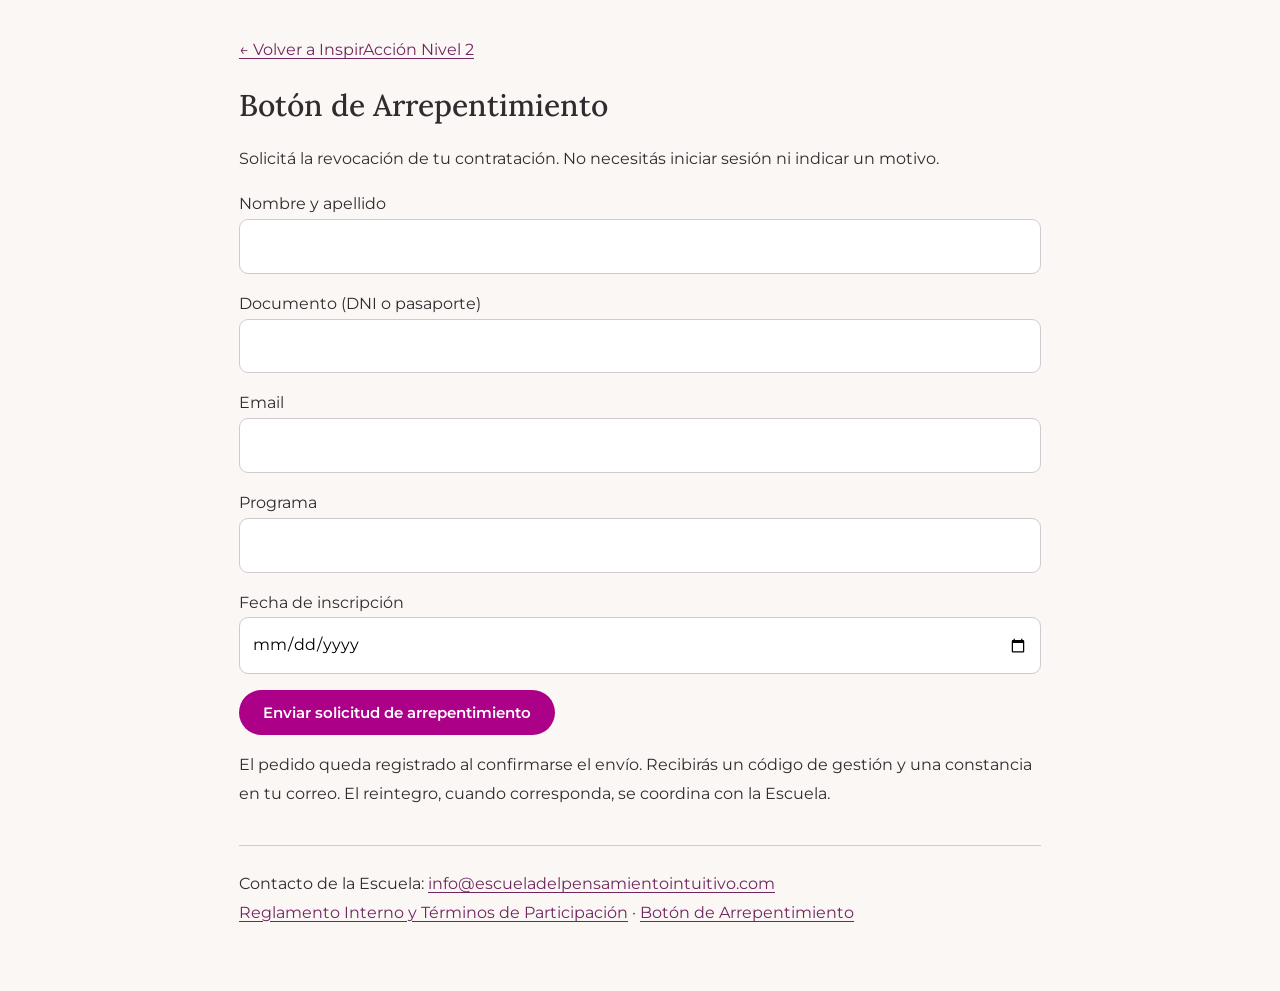
<file: arrepentimiento/index.html>
<!doctype html><html lang="es"><head><meta charset="utf-8"><meta name="viewport" content="width=device-width,initial-scale=1"><title>Botón de Arrepentimiento · EPI</title><link href="https://fonts.googleapis.com/css2?family=Lora:wght@400;500&family=Montserrat:wght@400;500;600&display=swap" rel="stylesheet"><style>:root{color-scheme:light}*{box-sizing:border-box}body{margin:0;background:#faf7f5;color:#302b2e;font:400 16px/1.8 Montserrat,Arial,sans-serif}main{max-width:850px;margin:auto;padding:36px 24px 64px}h1,h2{font-family:Lora,Georgia,serif;font-weight:500;line-height:1.35}h1{font-size:30px}h2{font-size:22px;margin-top:32px}a{color:#70265f;text-underline-offset:3px}label{display:block;margin:16px 0}input,select{display:block;width:100%;padding:12px;border:1px solid #d4c8d0;border-radius:9px;font:inherit;background:white}button{border:0;border-radius:999px;padding:13px 24px;background:#ac0089;color:white;font:600 15px Montserrat,Arial,sans-serif;cursor:pointer}button:disabled{opacity:.6}small{font-size:13px}footer{border-top:1px solid #d4c8d0;margin-top:36px;padding-top:24px}.hp{display:none}@media(max-width:600px){h1{font-size:25px}h2{font-size:20px}body{font-size:15px}main{padding:24px 22px 48px}}</style></head><body><main><a href="/inspiraccion/nivel-2/">← Volver a InspirAcción Nivel 2</a><h1>Botón de Arrepentimiento</h1><p>Solicitá la revocación de tu contratación. No necesitás iniciar sesión ni indicar un motivo.</p><form id="revocation-form"><label>Nombre y apellido<input name="name" autocomplete="name" maxlength="150" required></label><label>Documento (DNI o pasaporte)<input name="document" maxlength="40" required></label><label>Email<input name="email" type="email" autocomplete="email" maxlength="200" required></label><label>Programa<input name="program" maxlength="150" required></label><label>Fecha de inscripción<input name="enrollmentDate" type="date" required></label><label class="hp" aria-hidden="true">Dejar vacío<input name="website" tabindex="-1" autocomplete="off"></label><button type="submit">Enviar solicitud de arrepentimiento</button><p id="request-status" role="status" aria-live="polite"></p></form><p>El pedido queda registrado al confirmarse el envío. Recibirás un código de gestión y una constancia en tu correo. El reintegro, cuando corresponda, se coordina con la Escuela.</p><footer>Contacto de la Escuela: <a href="mailto:info@escueladelpensamientointuitivo.com">info@escueladelpensamientointuitivo.com</a><br><a href="/legal/reglamento-interno/">Reglamento Interno y Términos de Participación</a> · <a href="/arrepentimiento/">Botón de Arrepentimiento</a></footer></main><script src="/arrepentimiento/form.js"></script></body></html>
</file>
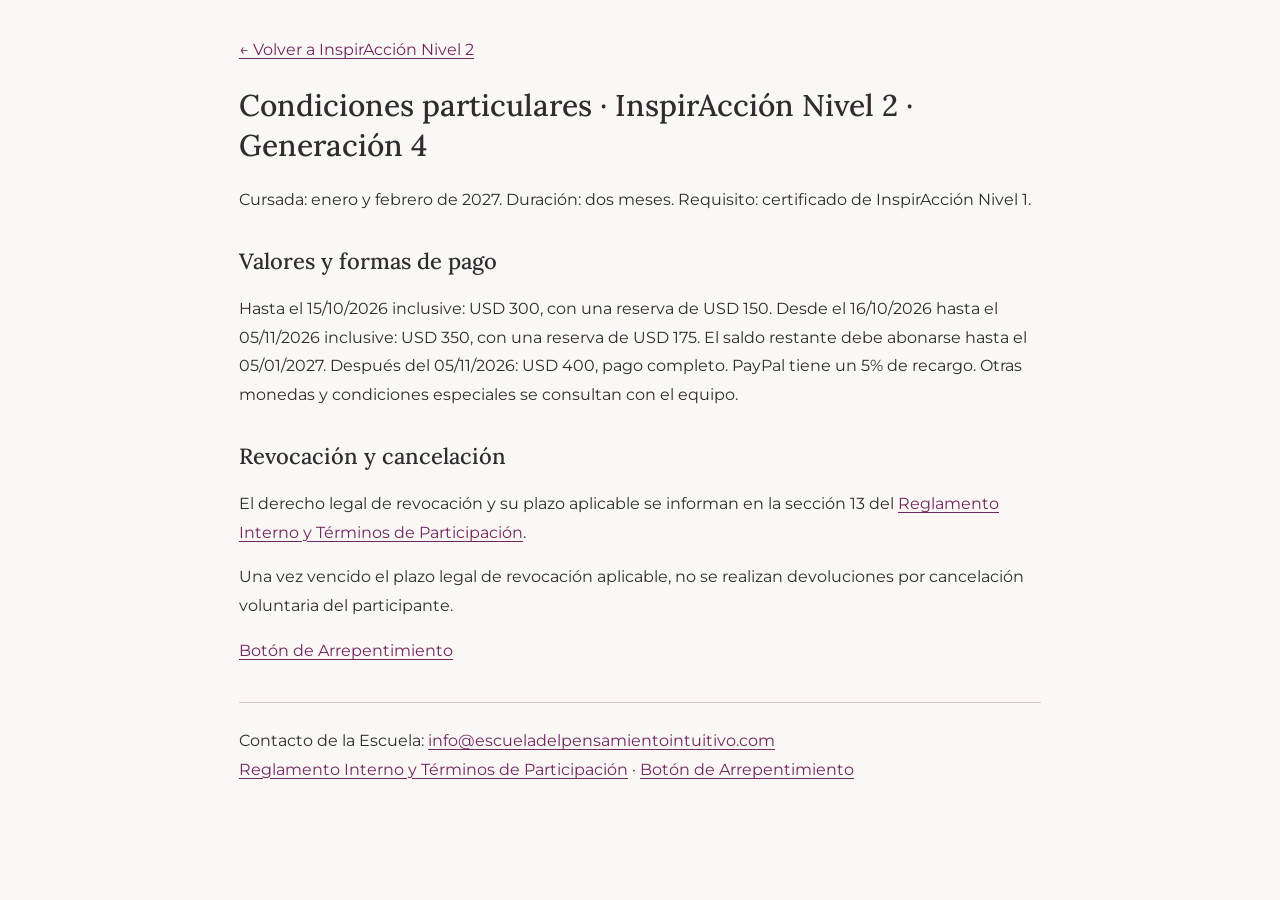
<file: legal/inspiraccion-nivel-2-g4/index.html>
<!doctype html><html lang="es"><head><meta charset="utf-8"><meta name="viewport" content="width=device-width,initial-scale=1"><title>Condiciones particulares · InspirAcción Nivel 2 · Generación 4 · EPI</title><link href="https://fonts.googleapis.com/css2?family=Lora:wght@400;500&family=Montserrat:wght@400;500;600&display=swap" rel="stylesheet"><style>:root{color-scheme:light}*{box-sizing:border-box}body{margin:0;background:#faf7f5;color:#302b2e;font:400 16px/1.8 Montserrat,Arial,sans-serif}main{max-width:850px;margin:auto;padding:36px 24px 64px}h1,h2{font-family:Lora,Georgia,serif;font-weight:500;line-height:1.35}h1{font-size:30px}h2{font-size:22px;margin-top:32px}a{color:#70265f;text-underline-offset:3px}label{display:block;margin:16px 0}input,select{display:block;width:100%;padding:12px;border:1px solid #d4c8d0;border-radius:9px;font:inherit;background:white}button{border:0;border-radius:999px;padding:13px 24px;background:#ac0089;color:white;font:600 15px Montserrat,Arial,sans-serif;cursor:pointer}button:disabled{opacity:.6}small{font-size:13px}footer{border-top:1px solid #d4c8d0;margin-top:36px;padding-top:24px}.hp{display:none}@media(max-width:600px){h1{font-size:25px}h2{font-size:20px}body{font-size:15px}main{padding:24px 22px 48px}}</style></head><body><main><a href="/inspiraccion/nivel-2/">← Volver a InspirAcción Nivel 2</a><h1>Condiciones particulares · InspirAcción Nivel 2 · Generación 4</h1><p>Cursada: enero y febrero de 2027. Duración: dos meses. Requisito: certificado de InspirAcción Nivel 1.</p><h2>Valores y formas de pago</h2><p>Hasta el 15/10/2026 inclusive: USD 300, con una reserva de USD 150. Desde el 16/10/2026 hasta el 05/11/2026 inclusive: USD 350, con una reserva de USD 175. El saldo restante debe abonarse hasta el 05/01/2027. Después del 05/11/2026: USD 400, pago completo. PayPal tiene un 5% de recargo. Otras monedas y condiciones especiales se consultan con el equipo.</p><h2>Revocación y cancelación</h2><p>El derecho legal de revocación y su plazo aplicable se informan en la sección 13 del <a href="/legal/reglamento-interno/">Reglamento Interno y Términos de Participación</a>.</p><p>Una vez vencido el plazo legal de revocación aplicable, no se realizan devoluciones por cancelación voluntaria del participante.</p><p><a href="/arrepentimiento/">Botón de Arrepentimiento</a></p><footer>Contacto de la Escuela: <a href="mailto:info@escueladelpensamientointuitivo.com">info@escueladelpensamientointuitivo.com</a><br><a href="/legal/reglamento-interno/">Reglamento Interno y Términos de Participación</a> · <a href="/arrepentimiento/">Botón de Arrepentimiento</a></footer></main></body></html>
</file>
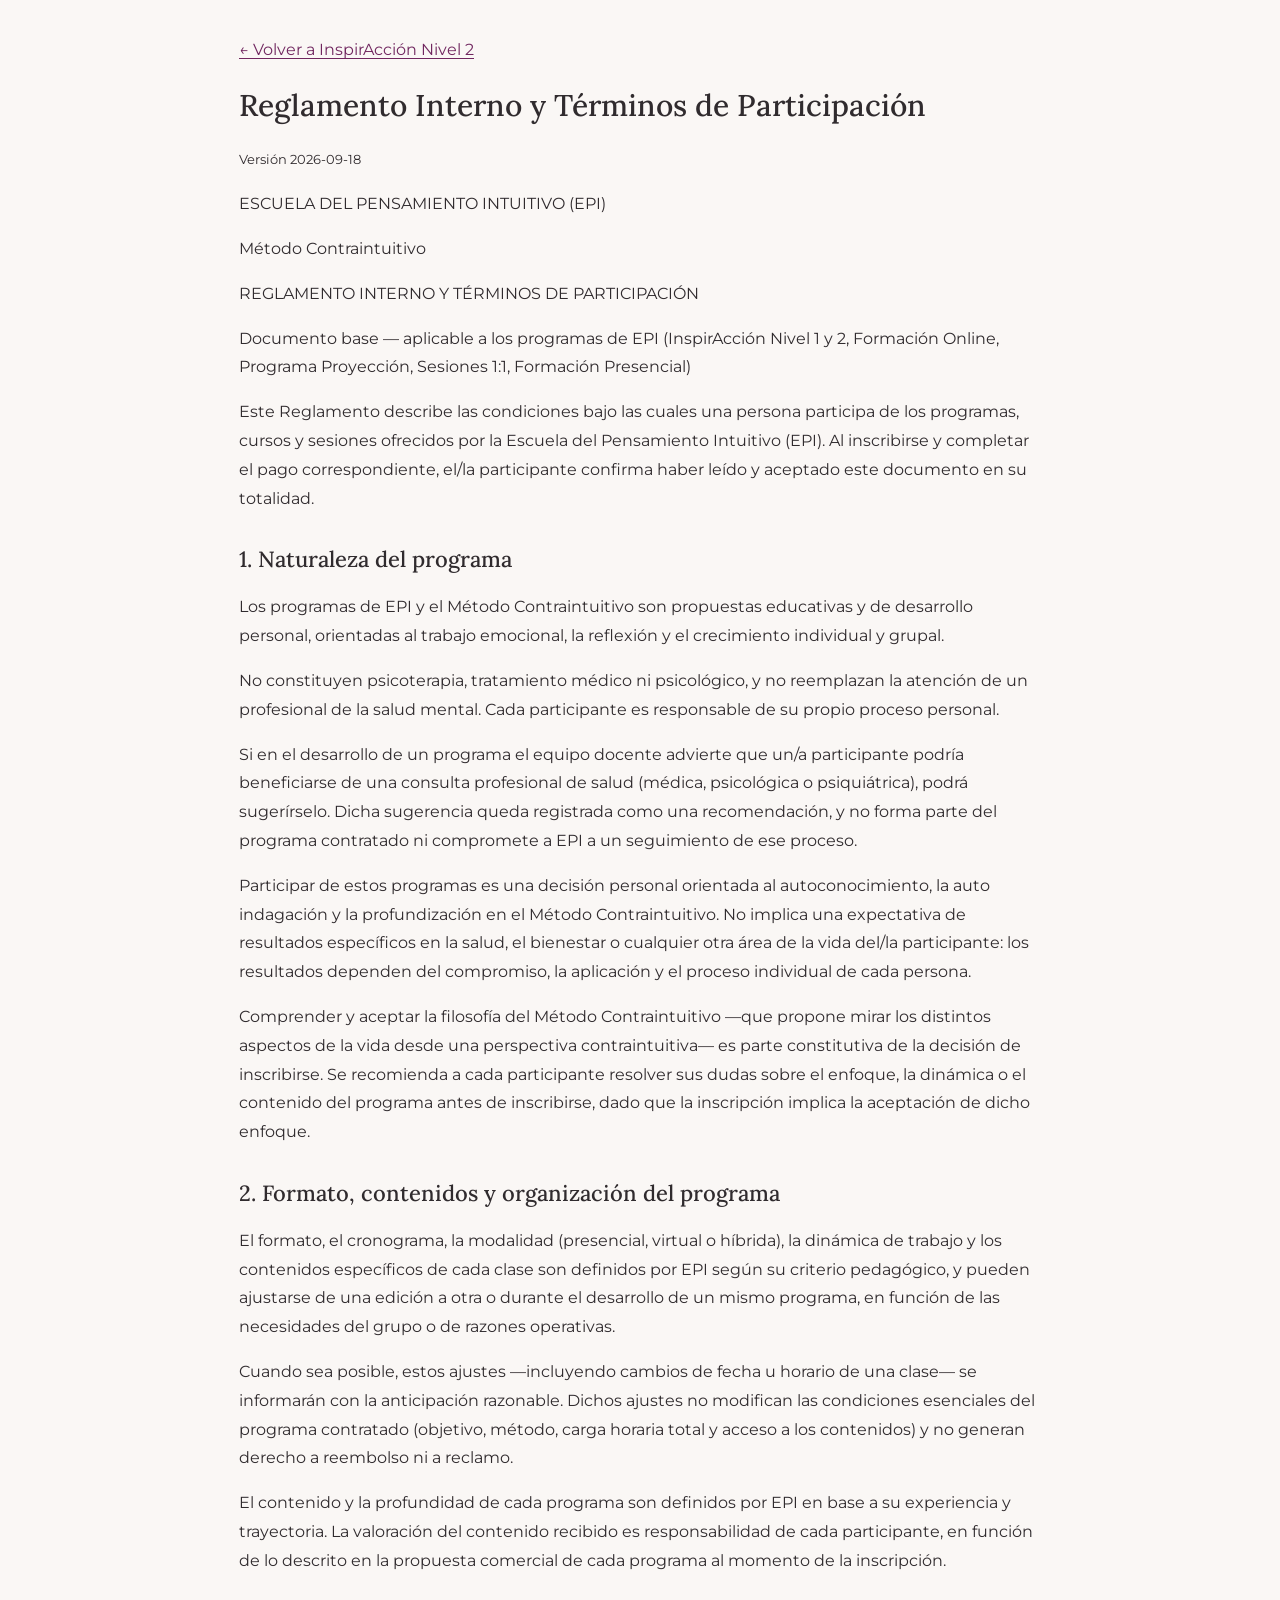
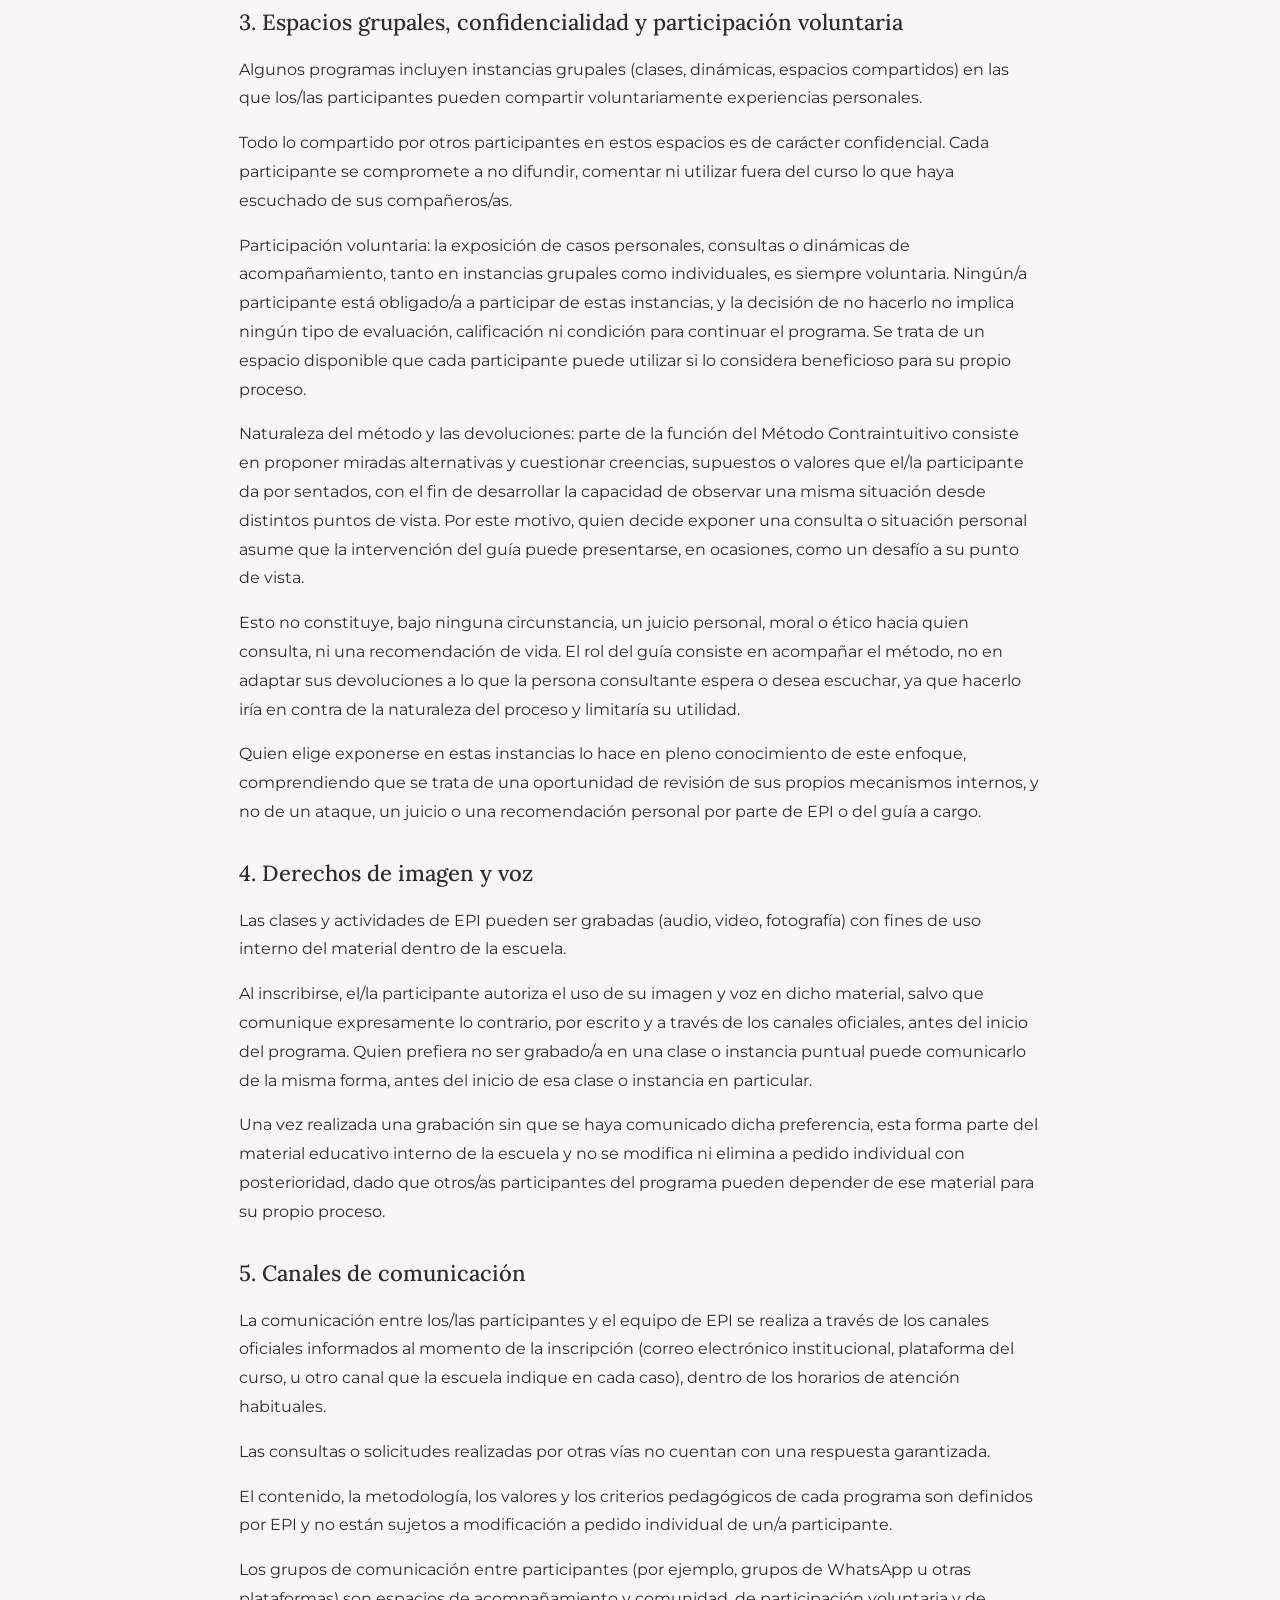
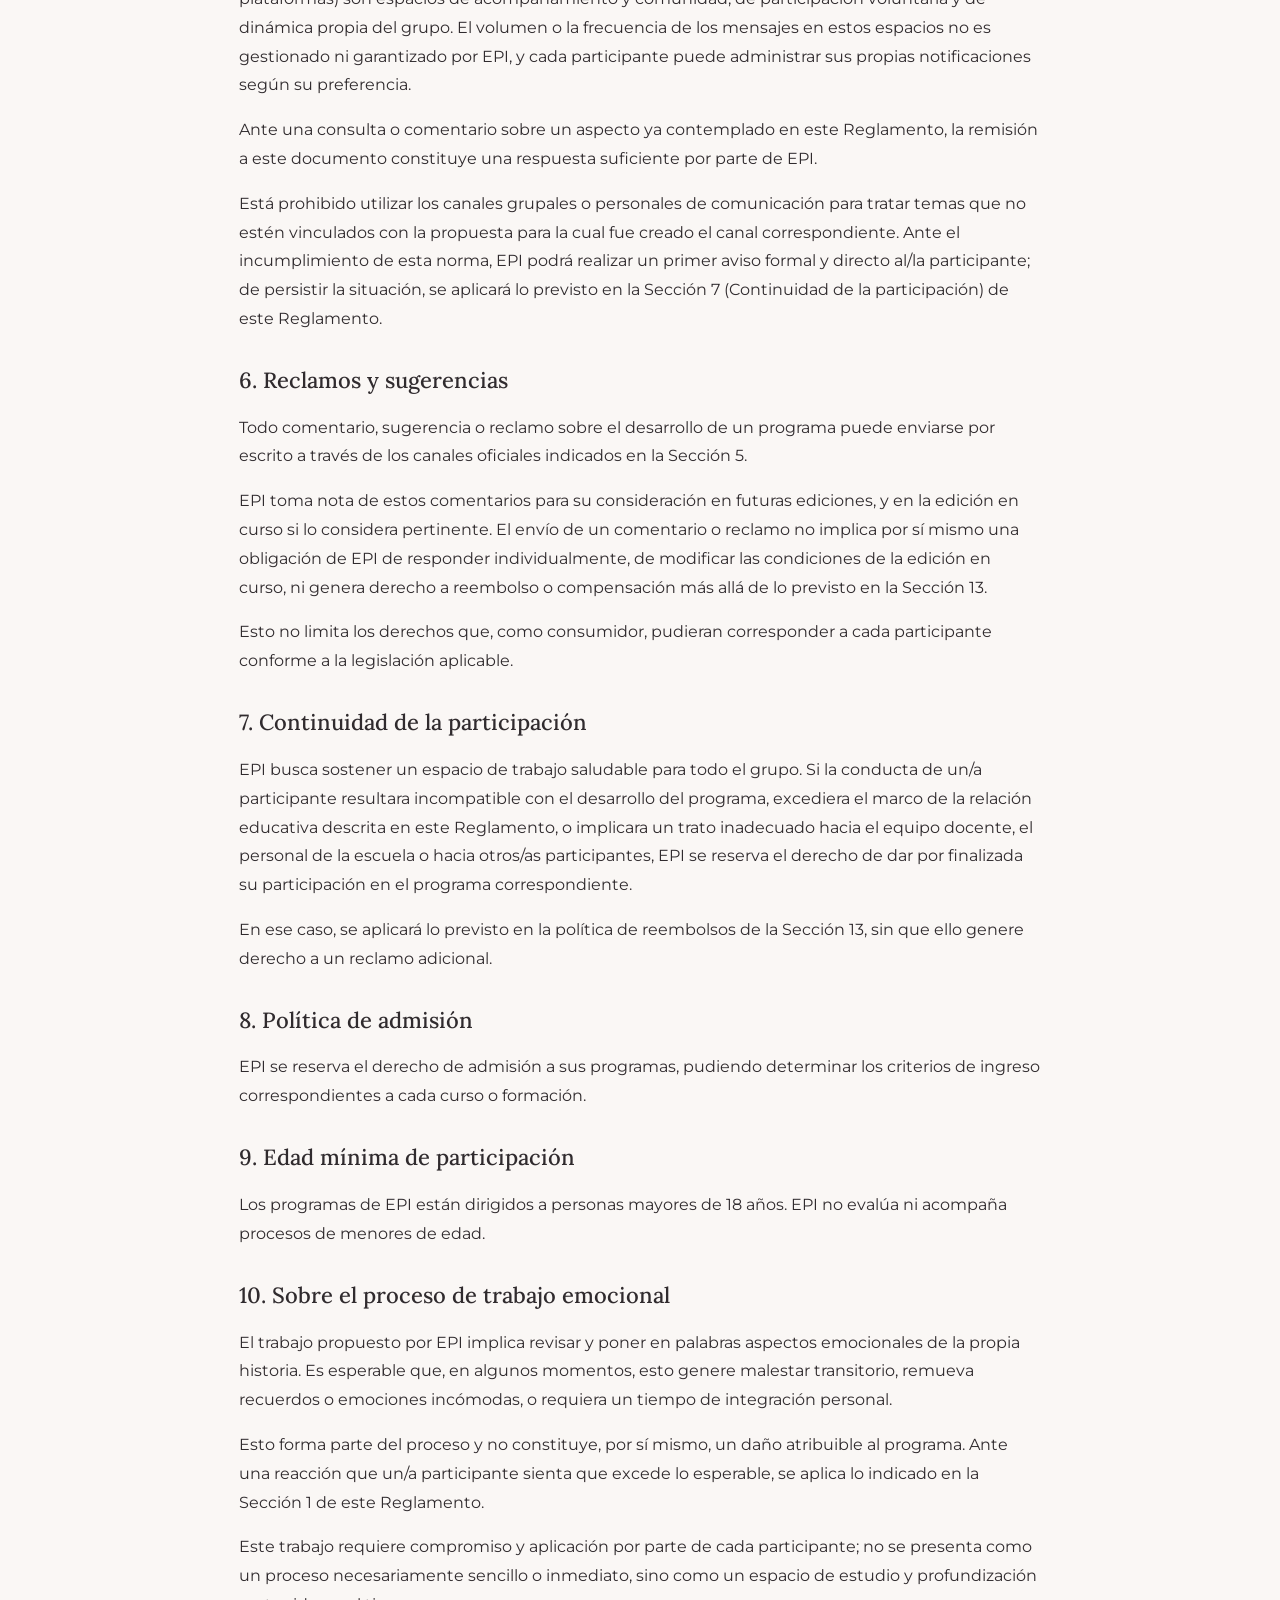
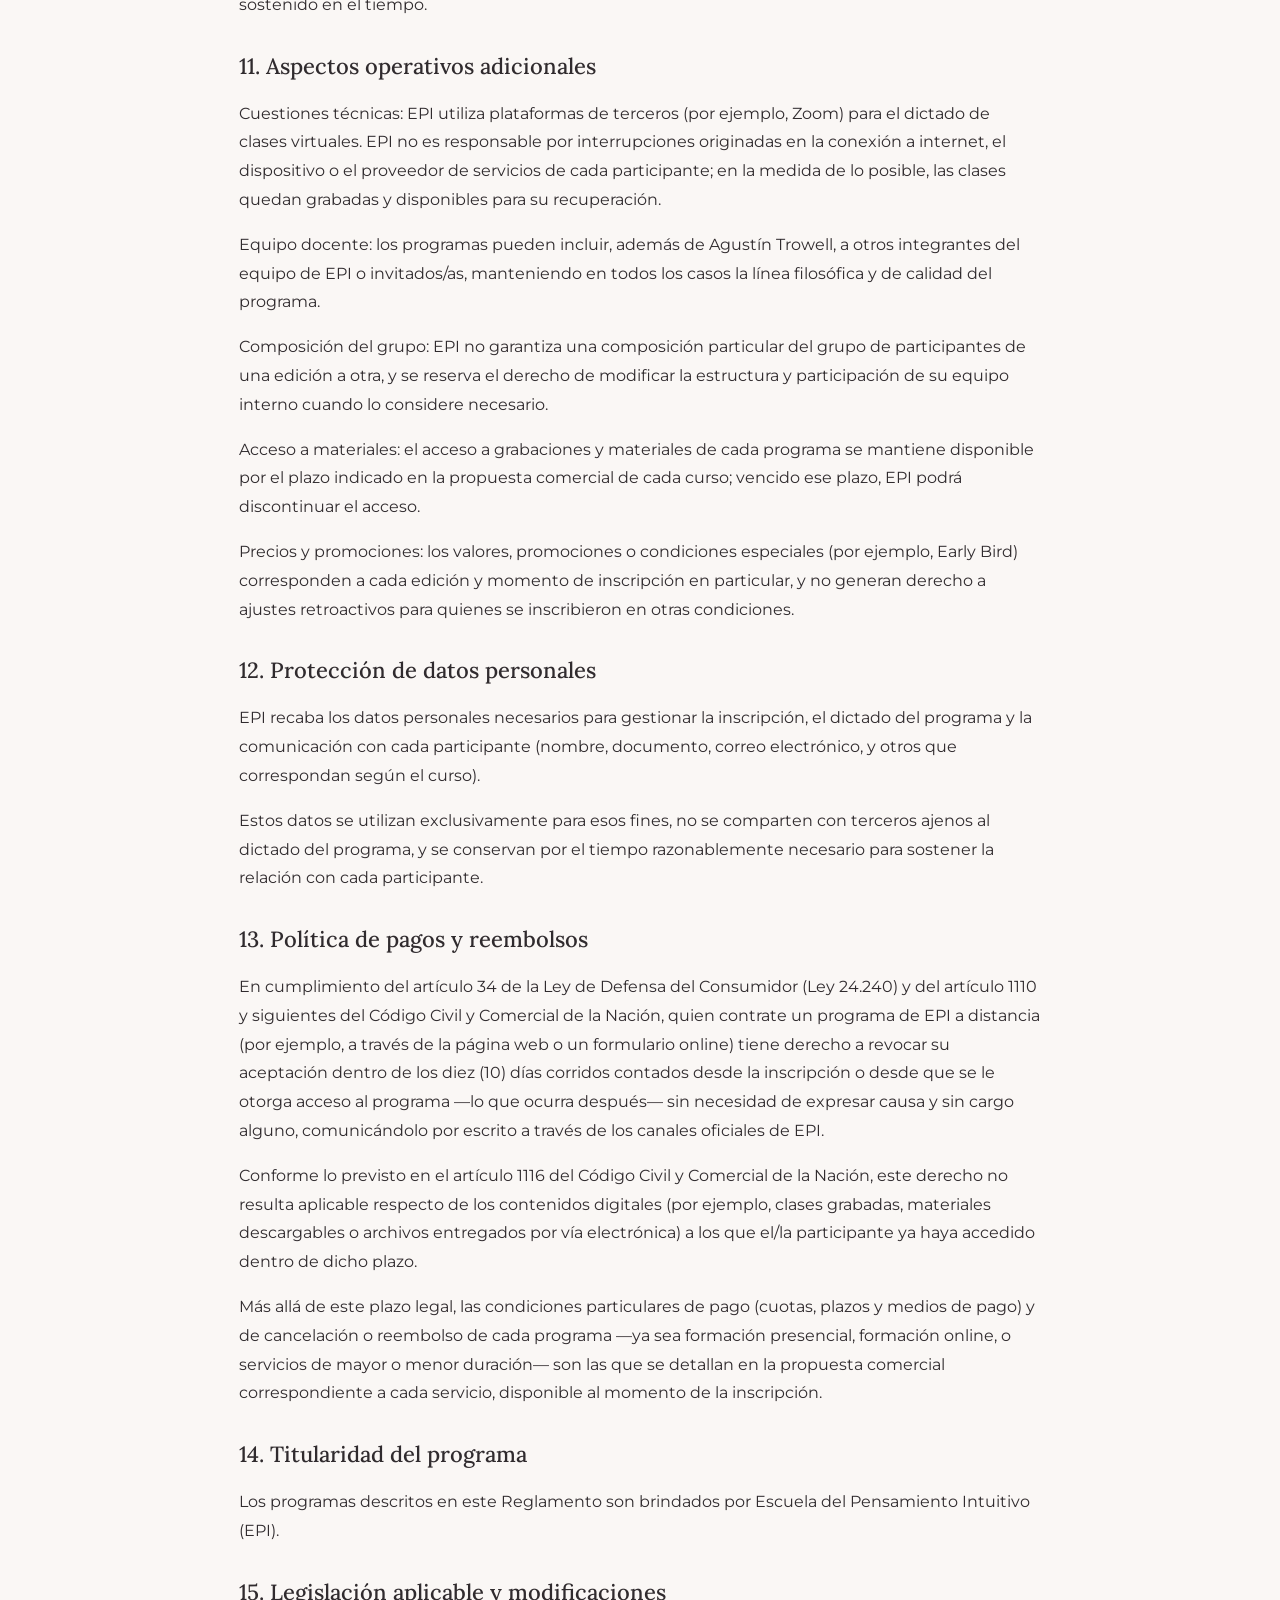
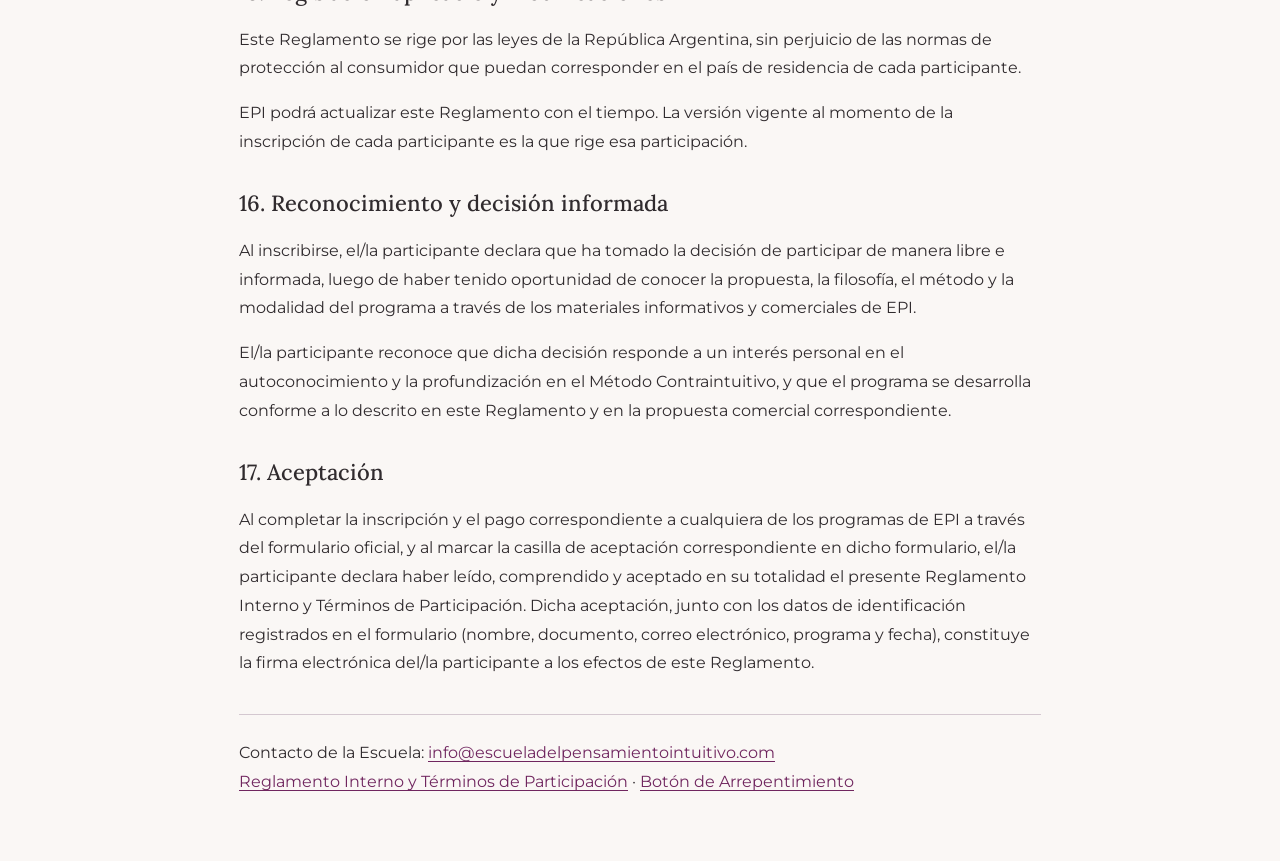
<file: legal/reglamento-interno/index.html>
<!doctype html><html lang="es"><head><meta charset="utf-8"><meta name="viewport" content="width=device-width,initial-scale=1"><title>Reglamento Interno y Términos de Participación · EPI</title><link href="https://fonts.googleapis.com/css2?family=Lora:wght@400;500&family=Montserrat:wght@400;500;600&display=swap" rel="stylesheet"><style>:root{color-scheme:light}*{box-sizing:border-box}body{margin:0;background:#faf7f5;color:#302b2e;font:400 16px/1.8 Montserrat,Arial,sans-serif}main{max-width:850px;margin:auto;padding:36px 24px 64px}h1,h2{font-family:Lora,Georgia,serif;font-weight:500;line-height:1.35}h1{font-size:30px}h2{font-size:22px;margin-top:32px}a{color:#70265f;text-underline-offset:3px}label{display:block;margin:16px 0}input,select{display:block;width:100%;padding:12px;border:1px solid #d4c8d0;border-radius:9px;font:inherit;background:white}button{border:0;border-radius:999px;padding:13px 24px;background:#ac0089;color:white;font:600 15px Montserrat,Arial,sans-serif;cursor:pointer}button:disabled{opacity:.6}small{font-size:13px}footer{border-top:1px solid #d4c8d0;margin-top:36px;padding-top:24px}.hp{display:none}@media(max-width:600px){h1{font-size:25px}h2{font-size:20px}body{font-size:15px}main{padding:24px 22px 48px}}</style></head><body><main><a href="/inspiraccion/nivel-2/">← Volver a InspirAcción Nivel 2</a><h1>Reglamento Interno y Términos de Participación</h1><small>Versión 2026-09-18</small><p>ESCUELA DEL PENSAMIENTO INTUITIVO (EPI)</p>
<p>Método Contraintuitivo</p>
<p>REGLAMENTO INTERNO Y TÉRMINOS DE PARTICIPACIÓN</p>
<p>Documento base — aplicable a los programas de EPI (InspirAcción Nivel 1 y 2, Formación Online, Programa Proyección, Sesiones 1:1, Formación Presencial)</p>
<p>Este Reglamento describe las condiciones bajo las cuales una persona participa de los programas, cursos y sesiones ofrecidos por la Escuela del Pensamiento Intuitivo (EPI). Al inscribirse y completar el pago correspondiente, el/la participante confirma haber leído y aceptado este documento en su totalidad.</p>
<h2>1. Naturaleza del programa</h2>
<p>Los programas de EPI y el Método Contraintuitivo son propuestas educativas y de desarrollo personal, orientadas al trabajo emocional, la reflexión y el crecimiento individual y grupal.</p>
<p>No constituyen psicoterapia, tratamiento médico ni psicológico, y no reemplazan la atención de un profesional de la salud mental. Cada participante es responsable de su propio proceso personal.</p>
<p>Si en el desarrollo de un programa el equipo docente advierte que un/a participante podría beneficiarse de una consulta profesional de salud (médica, psicológica o psiquiátrica), podrá sugerírselo. Dicha sugerencia queda registrada como una recomendación, y no forma parte del programa contratado ni compromete a EPI a un seguimiento de ese proceso.</p>
<p>Participar de estos programas es una decisión personal orientada al autoconocimiento, la auto indagación y la profundización en el Método Contraintuitivo. No implica una expectativa de resultados específicos en la salud, el bienestar o cualquier otra área de la vida del/la participante: los resultados dependen del compromiso, la aplicación y el proceso individual de cada persona.</p>
<p>Comprender y aceptar la filosofía del Método Contraintuitivo —que propone mirar los distintos aspectos de la vida desde una perspectiva contraintuitiva— es parte constitutiva de la decisión de inscribirse. Se recomienda a cada participante resolver sus dudas sobre el enfoque, la dinámica o el contenido del programa antes de inscribirse, dado que la inscripción implica la aceptación de dicho enfoque.</p>
<h2>2. Formato, contenidos y organización del programa</h2>
<p>El formato, el cronograma, la modalidad (presencial, virtual o híbrida), la dinámica de trabajo y los contenidos específicos de cada clase son definidos por EPI según su criterio pedagógico, y pueden ajustarse de una edición a otra o durante el desarrollo de un mismo programa, en función de las necesidades del grupo o de razones operativas.</p>
<p>Cuando sea posible, estos ajustes —incluyendo cambios de fecha u horario de una clase— se informarán con la anticipación razonable. Dichos ajustes no modifican las condiciones esenciales del programa contratado (objetivo, método, carga horaria total y acceso a los contenidos) y no generan derecho a reembolso ni a reclamo.</p>
<p>El contenido y la profundidad de cada programa son definidos por EPI en base a su experiencia y trayectoria. La valoración del contenido recibido es responsabilidad de cada participante, en función de lo descrito en la propuesta comercial de cada programa al momento de la inscripción.</p>
<h2>3. Espacios grupales, confidencialidad y participación voluntaria</h2>
<p>Algunos programas incluyen instancias grupales (clases, dinámicas, espacios compartidos) en las que los/las participantes pueden compartir voluntariamente experiencias personales.</p>
<p>Todo lo compartido por otros participantes en estos espacios es de carácter confidencial. Cada participante se compromete a no difundir, comentar ni utilizar fuera del curso lo que haya escuchado de sus compañeros/as.</p>
<p>Participación voluntaria: la exposición de casos personales, consultas o dinámicas de acompañamiento, tanto en instancias grupales como individuales, es siempre voluntaria. Ningún/a participante está obligado/a a participar de estas instancias, y la decisión de no hacerlo no implica ningún tipo de evaluación, calificación ni condición para continuar el programa. Se trata de un espacio disponible que cada participante puede utilizar si lo considera beneficioso para su propio proceso.</p>
<p>Naturaleza del método y las devoluciones: parte de la función del Método Contraintuitivo consiste en proponer miradas alternativas y cuestionar creencias, supuestos o valores que el/la participante da por sentados, con el fin de desarrollar la capacidad de observar una misma situación desde distintos puntos de vista. Por este motivo, quien decide exponer una consulta o situación personal asume que la intervención del guía puede presentarse, en ocasiones, como un desafío a su punto de vista.</p>
<p>Esto no constituye, bajo ninguna circunstancia, un juicio personal, moral o ético hacia quien consulta, ni una recomendación de vida. El rol del guía consiste en acompañar el método, no en adaptar sus devoluciones a lo que la persona consultante espera o desea escuchar, ya que hacerlo iría en contra de la naturaleza del proceso y limitaría su utilidad.</p>
<p>Quien elige exponerse en estas instancias lo hace en pleno conocimiento de este enfoque, comprendiendo que se trata de una oportunidad de revisión de sus propios mecanismos internos, y no de un ataque, un juicio o una recomendación personal por parte de EPI o del guía a cargo.</p>
<h2>4. Derechos de imagen y voz</h2>
<p>Las clases y actividades de EPI pueden ser grabadas (audio, video, fotografía) con fines de uso interno del material dentro de la escuela.</p>
<p>Al inscribirse, el/la participante autoriza el uso de su imagen y voz en dicho material, salvo que comunique expresamente lo contrario, por escrito y a través de los canales oficiales, antes del inicio del programa. Quien prefiera no ser grabado/a en una clase o instancia puntual puede comunicarlo de la misma forma, antes del inicio de esa clase o instancia en particular.</p>
<p>Una vez realizada una grabación sin que se haya comunicado dicha preferencia, esta forma parte del material educativo interno de la escuela y no se modifica ni elimina a pedido individual con posterioridad, dado que otros/as participantes del programa pueden depender de ese material para su propio proceso.</p>
<h2>5. Canales de comunicación</h2>
<p>La comunicación entre los/las participantes y el equipo de EPI se realiza a través de los canales oficiales informados al momento de la inscripción (correo electrónico institucional, plataforma del curso, u otro canal que la escuela indique en cada caso), dentro de los horarios de atención habituales.</p>
<p>Las consultas o solicitudes realizadas por otras vías no cuentan con una respuesta garantizada.</p>
<p>El contenido, la metodología, los valores y los criterios pedagógicos de cada programa son definidos por EPI y no están sujetos a modificación a pedido individual de un/a participante.</p>
<p>Los grupos de comunicación entre participantes (por ejemplo, grupos de WhatsApp u otras plataformas) son espacios de acompañamiento y comunidad, de participación voluntaria y de dinámica propia del grupo. El volumen o la frecuencia de los mensajes en estos espacios no es gestionado ni garantizado por EPI, y cada participante puede administrar sus propias notificaciones según su preferencia.</p>
<p>Ante una consulta o comentario sobre un aspecto ya contemplado en este Reglamento, la remisión a este documento constituye una respuesta suficiente por parte de EPI.</p>
<p>Está prohibido utilizar los canales grupales o personales de comunicación para tratar temas que no estén vinculados con la propuesta para la cual fue creado el canal correspondiente. Ante el incumplimiento de esta norma, EPI podrá realizar un primer aviso formal y directo al/la participante; de persistir la situación, se aplicará lo previsto en la Sección 7 (Continuidad de la participación) de este Reglamento.</p>
<h2>6. Reclamos y sugerencias</h2>
<p>Todo comentario, sugerencia o reclamo sobre el desarrollo de un programa puede enviarse por escrito a través de los canales oficiales indicados en la Sección 5.</p>
<p>EPI toma nota de estos comentarios para su consideración en futuras ediciones, y en la edición en curso si lo considera pertinente. El envío de un comentario o reclamo no implica por sí mismo una obligación de EPI de responder individualmente, de modificar las condiciones de la edición en curso, ni genera derecho a reembolso o compensación más allá de lo previsto en la Sección 13.</p>
<p>Esto no limita los derechos que, como consumidor, pudieran corresponder a cada participante conforme a la legislación aplicable.</p>
<h2>7. Continuidad de la participación</h2>
<p>EPI busca sostener un espacio de trabajo saludable para todo el grupo. Si la conducta de un/a participante resultara incompatible con el desarrollo del programa, excediera el marco de la relación educativa descrita en este Reglamento, o implicara un trato inadecuado hacia el equipo docente, el personal de la escuela o hacia otros/as participantes, EPI se reserva el derecho de dar por finalizada su participación en el programa correspondiente.</p>
<p>En ese caso, se aplicará lo previsto en la política de reembolsos de la Sección 13, sin que ello genere derecho a un reclamo adicional.</p>
<h2>8. Política de admisión</h2>
<p>EPI se reserva el derecho de admisión a sus programas, pudiendo determinar los criterios de ingreso correspondientes a cada curso o formación.</p>
<h2>9. Edad mínima de participación</h2>
<p>Los programas de EPI están dirigidos a personas mayores de 18 años. EPI no evalúa ni acompaña procesos de menores de edad.</p>
<h2>10. Sobre el proceso de trabajo emocional</h2>
<p>El trabajo propuesto por EPI implica revisar y poner en palabras aspectos emocionales de la propia historia. Es esperable que, en algunos momentos, esto genere malestar transitorio, remueva recuerdos o emociones incómodas, o requiera un tiempo de integración personal.</p>
<p>Esto forma parte del proceso y no constituye, por sí mismo, un daño atribuible al programa. Ante una reacción que un/a participante sienta que excede lo esperable, se aplica lo indicado en la Sección 1 de este Reglamento.</p>
<p>Este trabajo requiere compromiso y aplicación por parte de cada participante; no se presenta como un proceso necesariamente sencillo o inmediato, sino como un espacio de estudio y profundización sostenido en el tiempo.</p>
<h2>11. Aspectos operativos adicionales</h2>
<p>Cuestiones técnicas: EPI utiliza plataformas de terceros (por ejemplo, Zoom) para el dictado de clases virtuales. EPI no es responsable por interrupciones originadas en la conexión a internet, el dispositivo o el proveedor de servicios de cada participante; en la medida de lo posible, las clases quedan grabadas y disponibles para su recuperación.</p>
<p>Equipo docente: los programas pueden incluir, además de Agustín Trowell, a otros integrantes del equipo de EPI o invitados/as, manteniendo en todos los casos la línea filosófica y de calidad del programa.</p>
<p>Composición del grupo: EPI no garantiza una composición particular del grupo de participantes de una edición a otra, y se reserva el derecho de modificar la estructura y participación de su equipo interno cuando lo considere necesario.</p>
<p>Acceso a materiales: el acceso a grabaciones y materiales de cada programa se mantiene disponible por el plazo indicado en la propuesta comercial de cada curso; vencido ese plazo, EPI podrá discontinuar el acceso.</p>
<p>Precios y promociones: los valores, promociones o condiciones especiales (por ejemplo, Early Bird) corresponden a cada edición y momento de inscripción en particular, y no generan derecho a ajustes retroactivos para quienes se inscribieron en otras condiciones.</p>
<h2>12. Protección de datos personales</h2>
<p>EPI recaba los datos personales necesarios para gestionar la inscripción, el dictado del programa y la comunicación con cada participante (nombre, documento, correo electrónico, y otros que correspondan según el curso).</p>
<p>Estos datos se utilizan exclusivamente para esos fines, no se comparten con terceros ajenos al dictado del programa, y se conservan por el tiempo razonablemente necesario para sostener la relación con cada participante.</p>
<h2>13. Política de pagos y reembolsos</h2>
<p>En cumplimiento del artículo 34 de la Ley de Defensa del Consumidor (Ley 24.240) y del artículo 1110 y siguientes del Código Civil y Comercial de la Nación, quien contrate un programa de EPI a distancia (por ejemplo, a través de la página web o un formulario online) tiene derecho a revocar su aceptación dentro de los diez (10) días corridos contados desde la inscripción o desde que se le otorga acceso al programa —lo que ocurra después— sin necesidad de expresar causa y sin cargo alguno, comunicándolo por escrito a través de los canales oficiales de EPI.</p>
<p>Conforme lo previsto en el artículo 1116 del Código Civil y Comercial de la Nación, este derecho no resulta aplicable respecto de los contenidos digitales (por ejemplo, clases grabadas, materiales descargables o archivos entregados por vía electrónica) a los que el/la participante ya haya accedido dentro de dicho plazo.</p>
<p>Más allá de este plazo legal, las condiciones particulares de pago (cuotas, plazos y medios de pago) y de cancelación o reembolso de cada programa —ya sea formación presencial, formación online, o servicios de mayor o menor duración— son las que se detallan en la propuesta comercial correspondiente a cada servicio, disponible al momento de la inscripción.</p>
<h2>14. Titularidad del programa</h2>
<p>Los programas descritos en este Reglamento son brindados por Escuela del Pensamiento Intuitivo (EPI).</p>
<h2>15. Legislación aplicable y modificaciones</h2>
<p>Este Reglamento se rige por las leyes de la República Argentina, sin perjuicio de las normas de protección al consumidor que puedan corresponder en el país de residencia de cada participante.</p>
<p>EPI podrá actualizar este Reglamento con el tiempo. La versión vigente al momento de la inscripción de cada participante es la que rige esa participación.</p>
<h2>16. Reconocimiento y decisión informada</h2>
<p>Al inscribirse, el/la participante declara que ha tomado la decisión de participar de manera libre e informada, luego de haber tenido oportunidad de conocer la propuesta, la filosofía, el método y la modalidad del programa a través de los materiales informativos y comerciales de EPI.</p>
<p>El/la participante reconoce que dicha decisión responde a un interés personal en el autoconocimiento y la profundización en el Método Contraintuitivo, y que el programa se desarrolla conforme a lo descrito en este Reglamento y en la propuesta comercial correspondiente.</p>
<h2>17. Aceptación</h2>
<p>Al completar la inscripción y el pago correspondiente a cualquiera de los programas de EPI a través del formulario oficial, y al marcar la casilla de aceptación correspondiente en dicho formulario, el/la participante declara haber leído, comprendido y aceptado en su totalidad el presente Reglamento Interno y Términos de Participación. Dicha aceptación, junto con los datos de identificación registrados en el formulario (nombre, documento, correo electrónico, programa y fecha), constituye la firma electrónica del/la participante a los efectos de este Reglamento.</p><footer>Contacto de la Escuela: <a href="mailto:info@escueladelpensamientointuitivo.com">info@escueladelpensamientointuitivo.com</a><br><a href="/legal/reglamento-interno/">Reglamento Interno y Términos de Participación</a> · <a href="/arrepentimiento/">Botón de Arrepentimiento</a></footer></main></body></html>
</file>
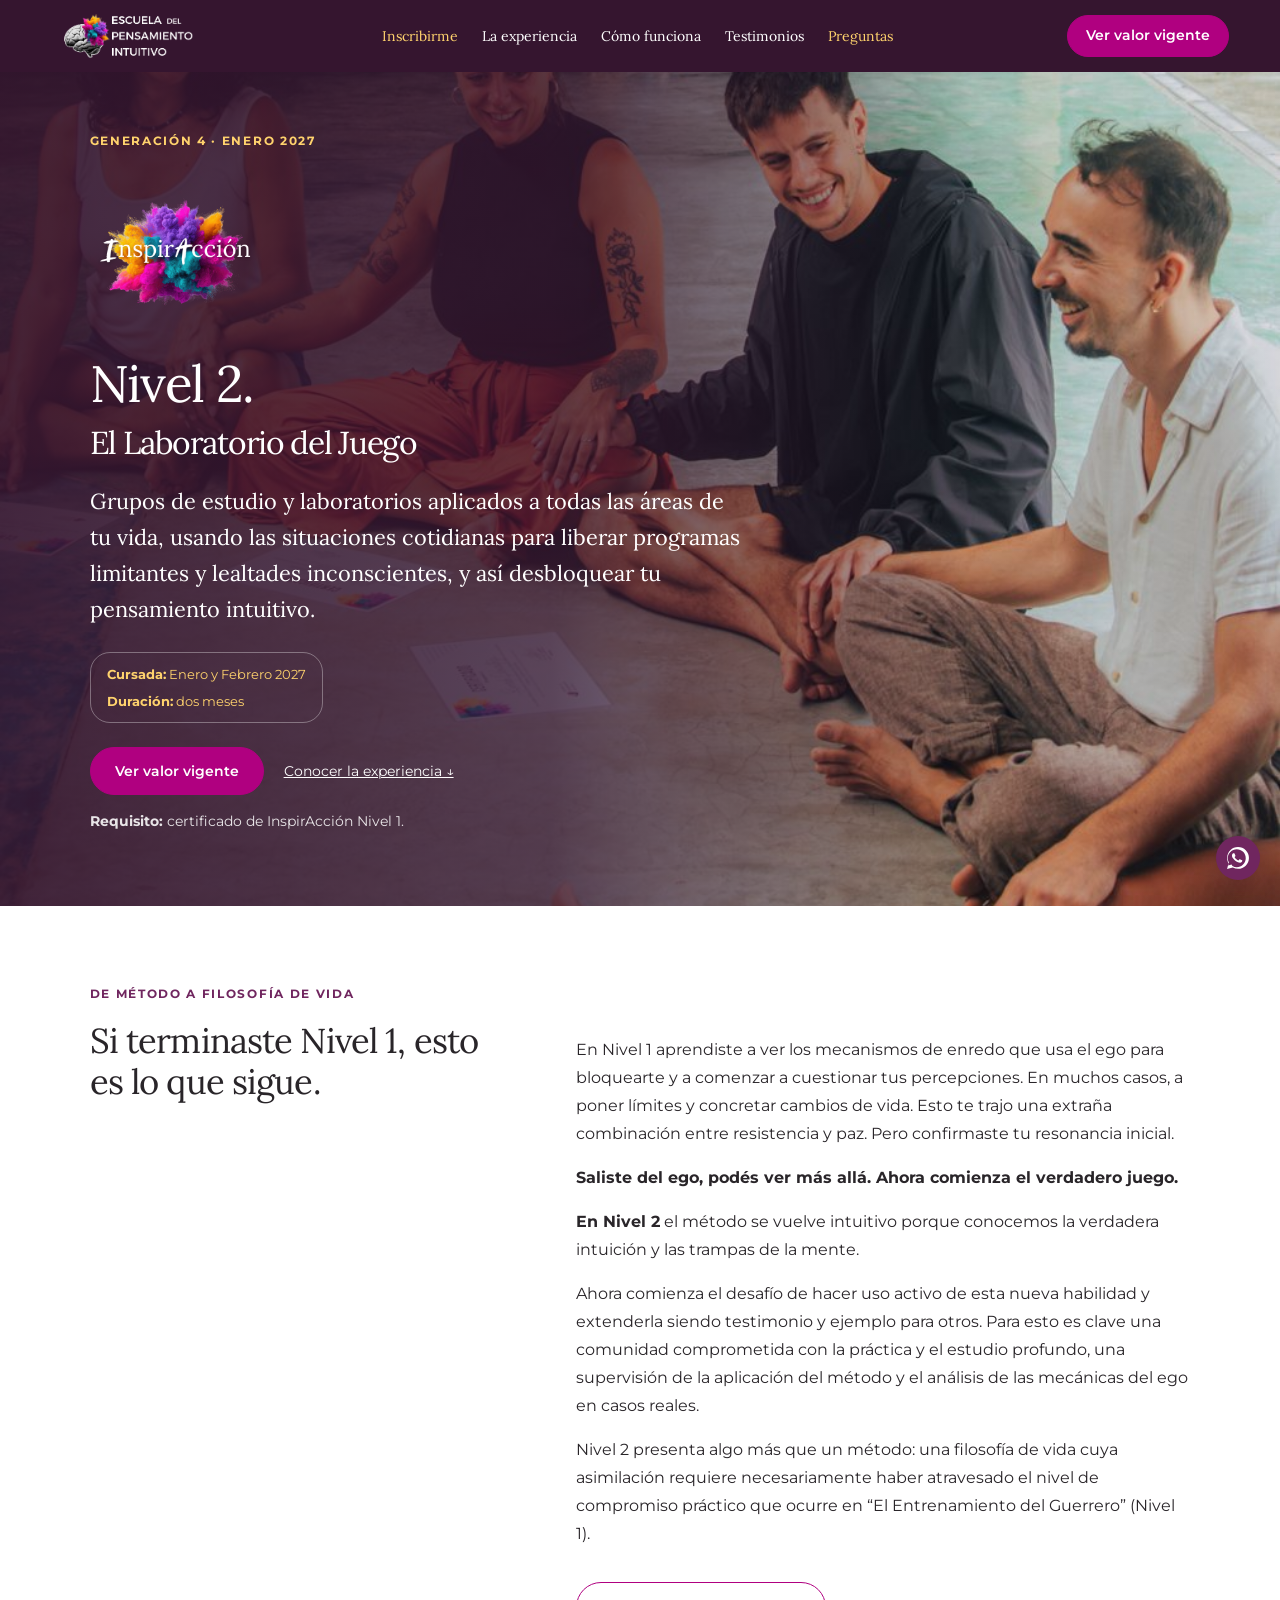
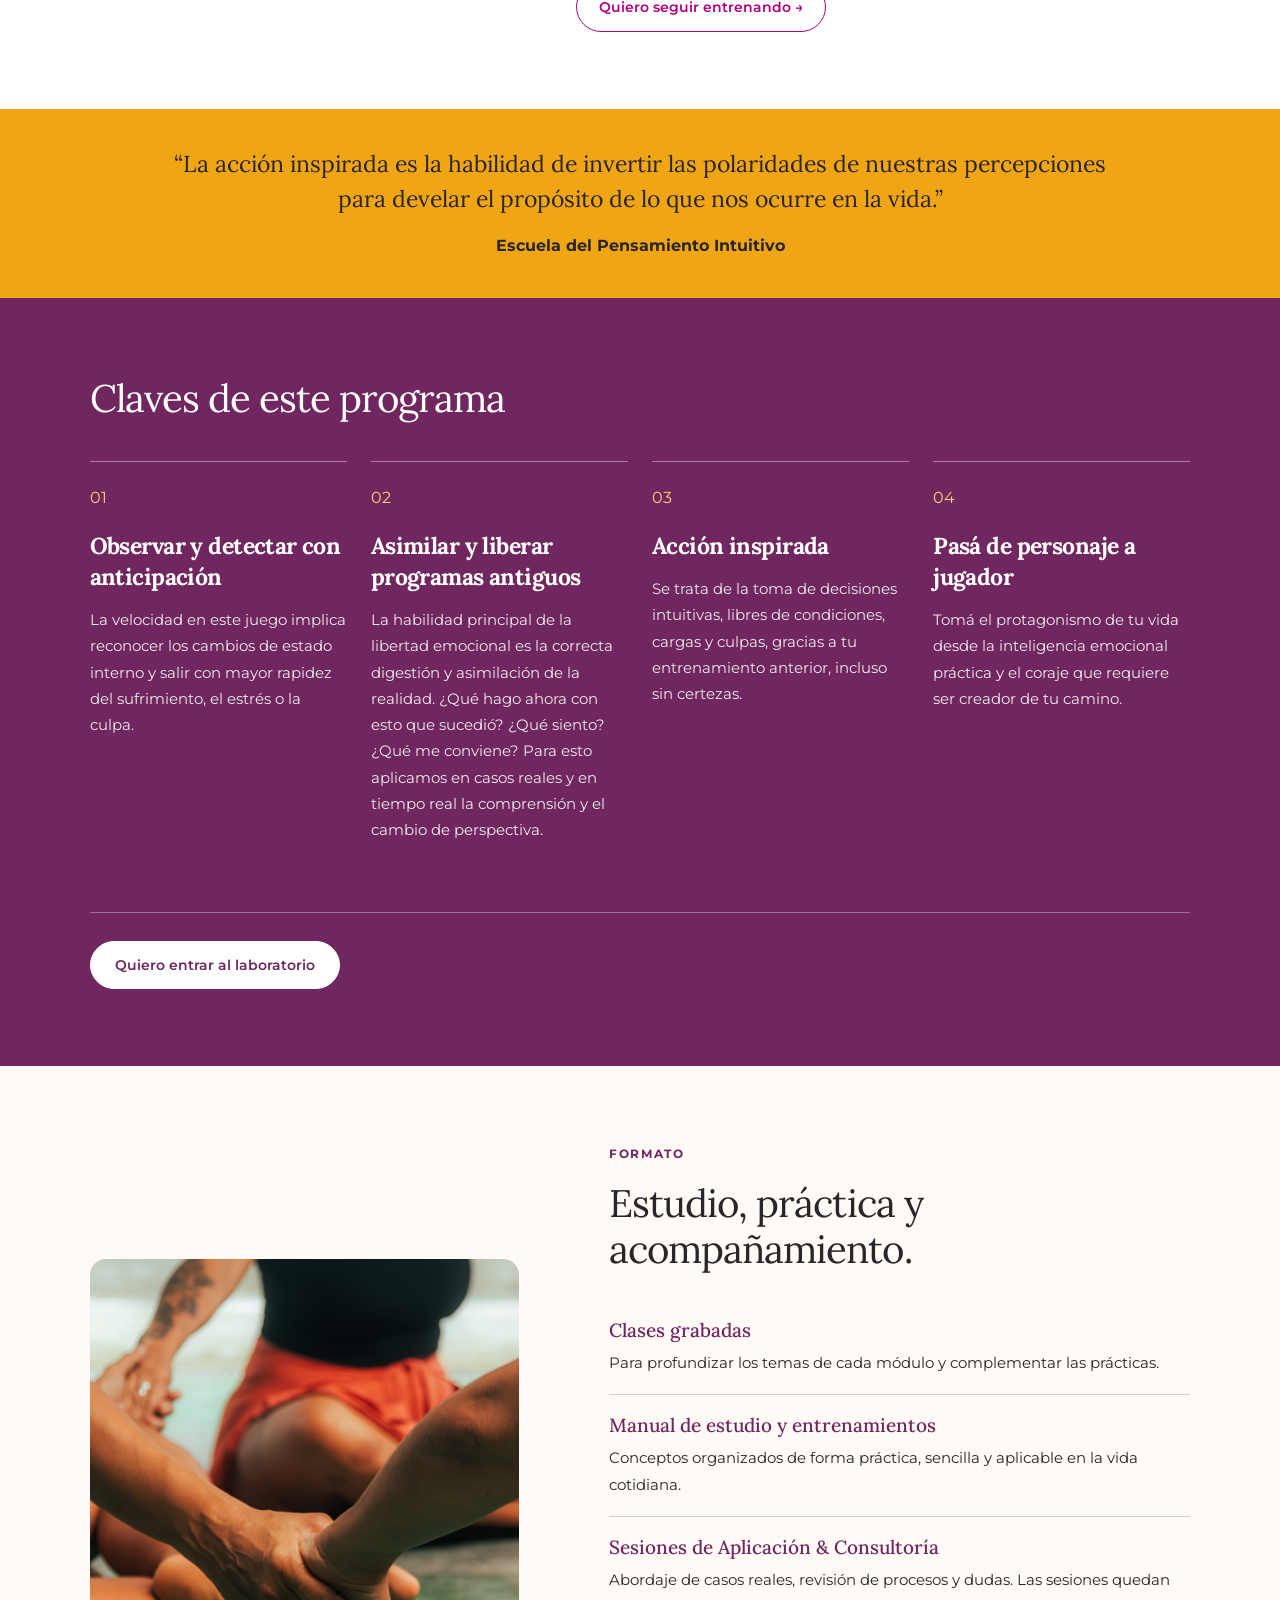
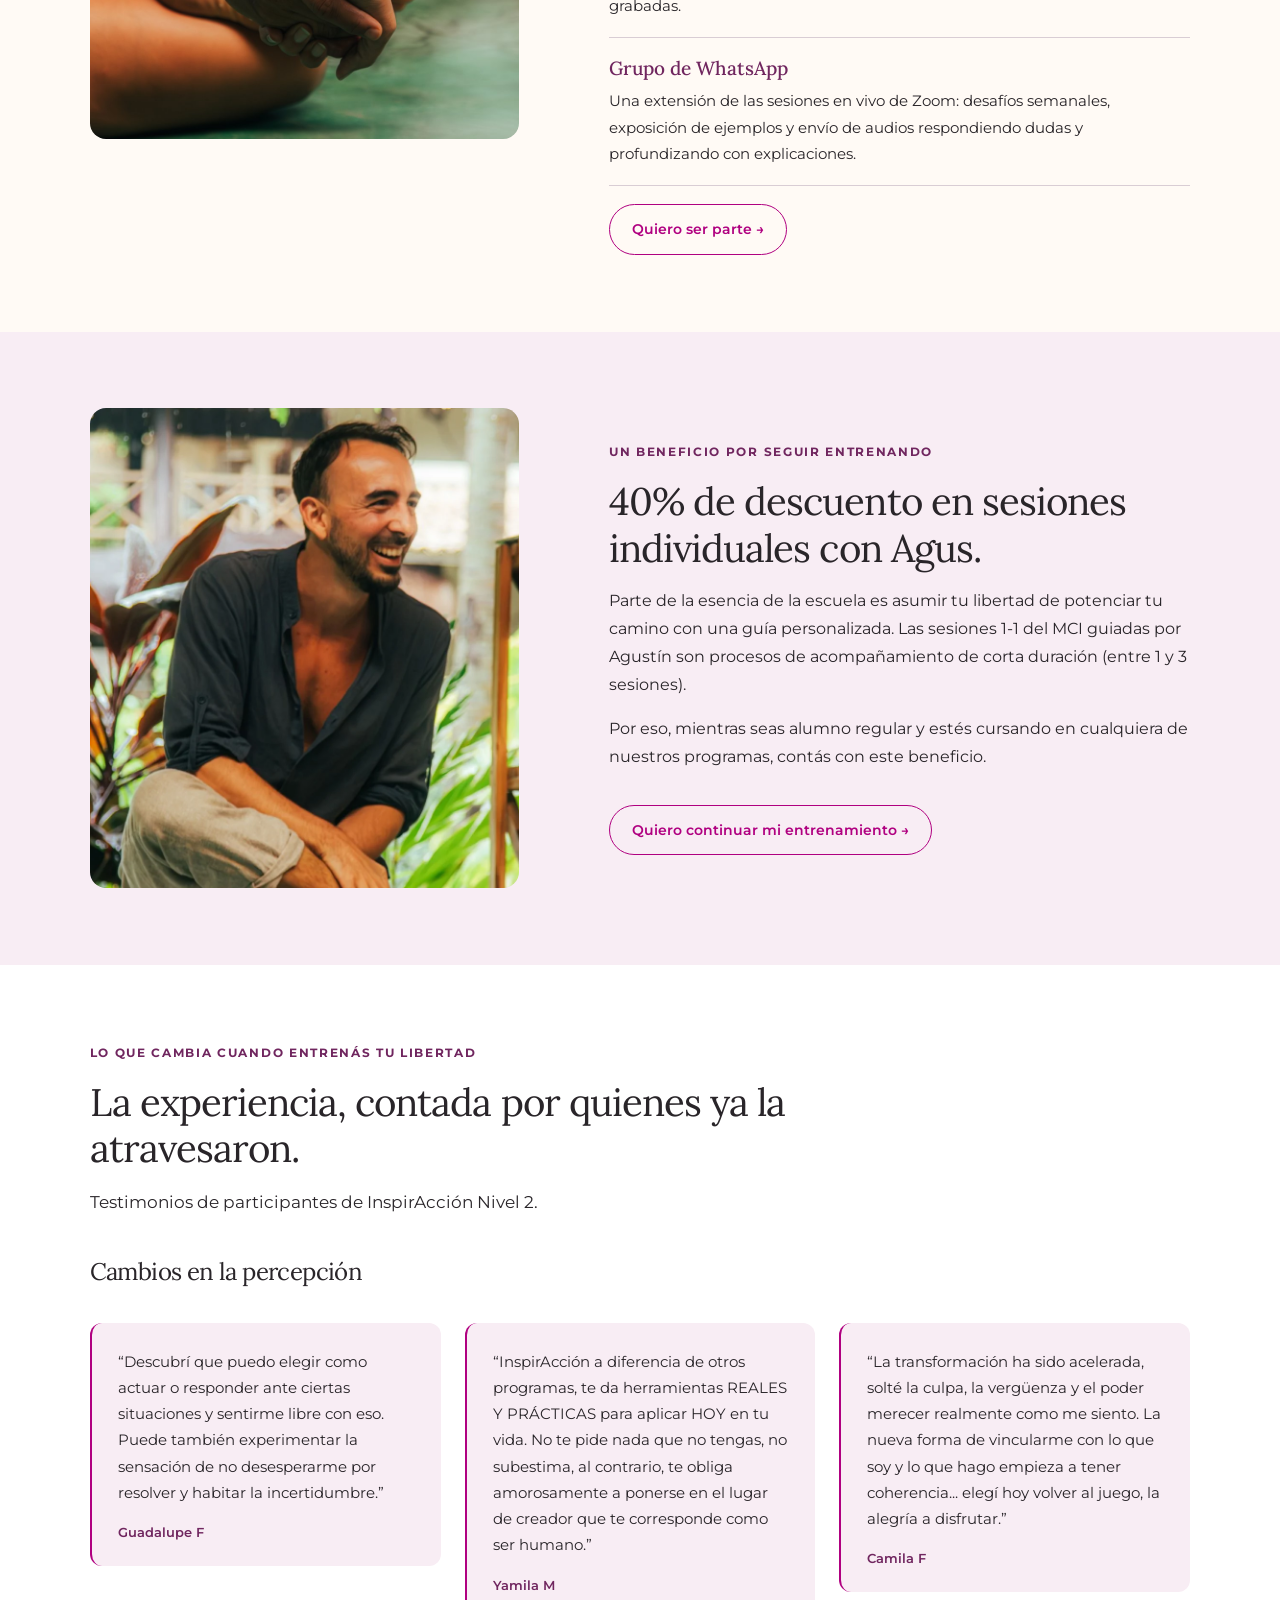
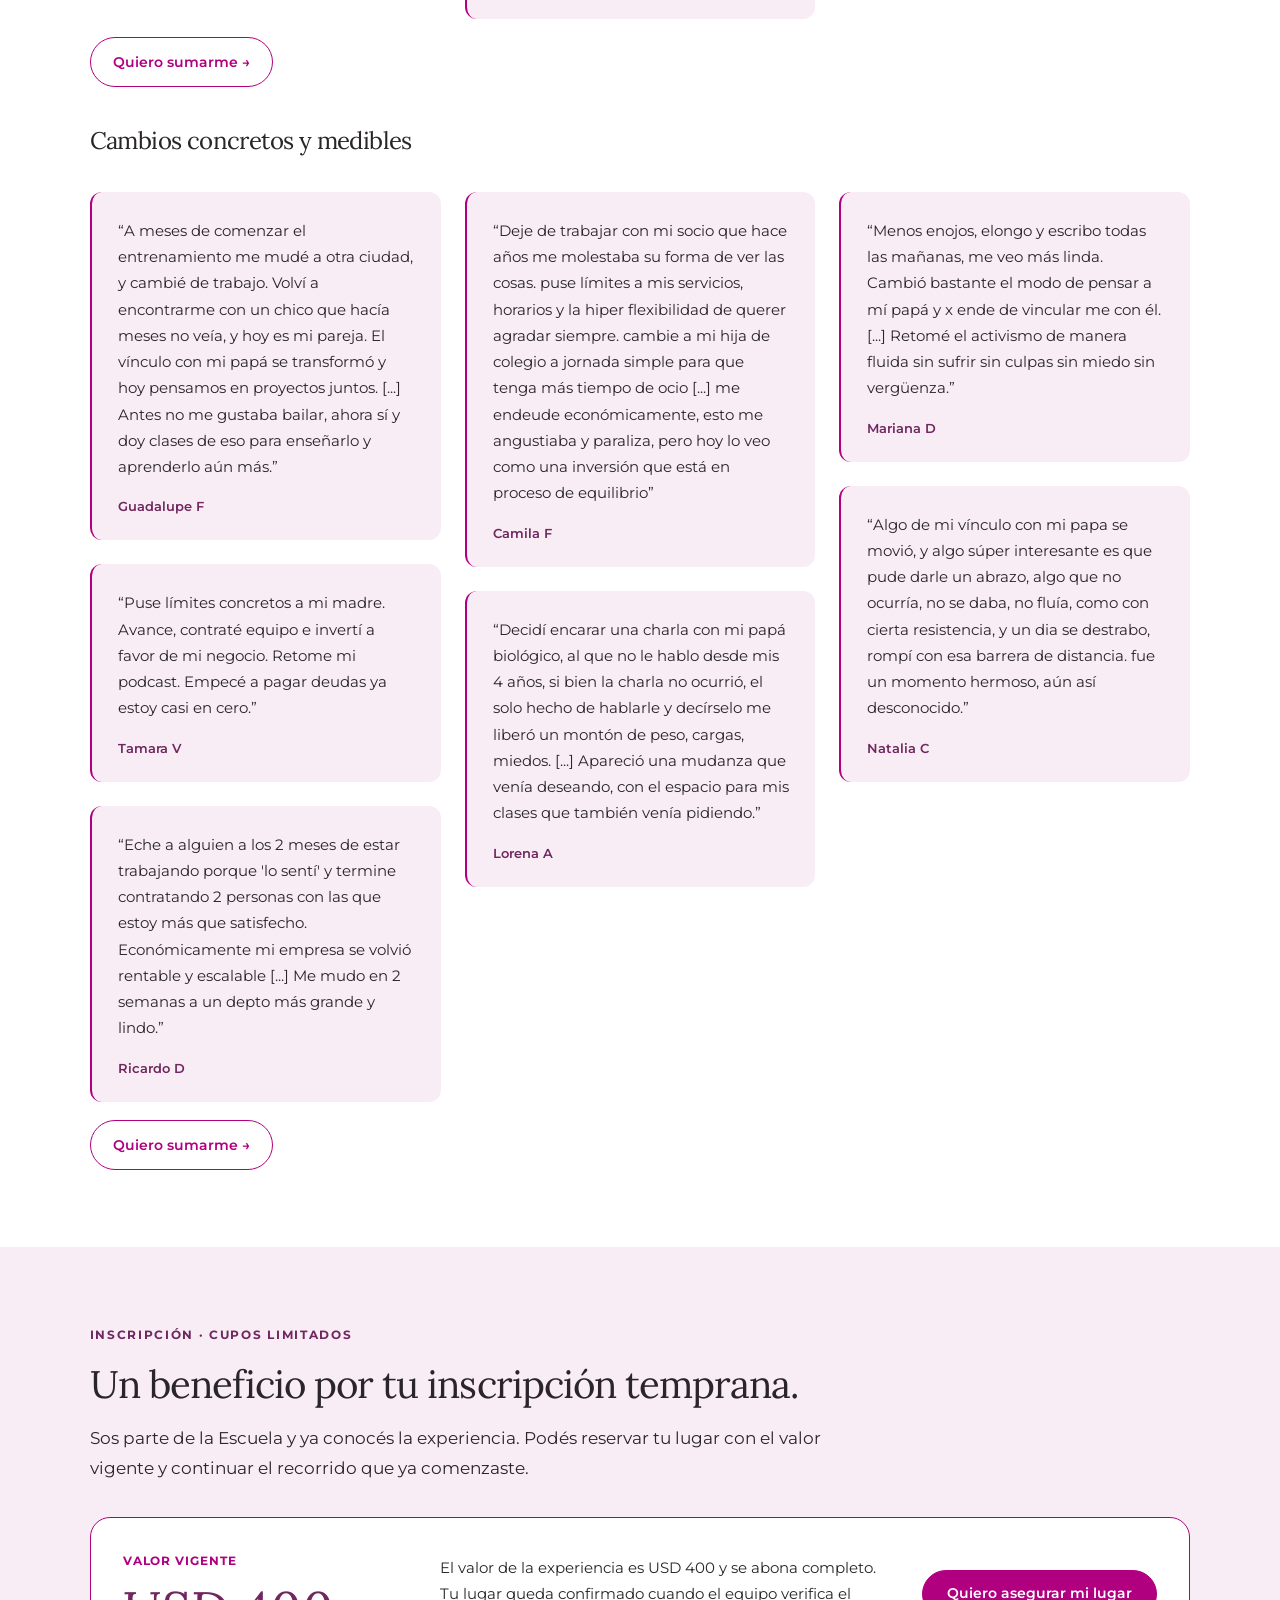
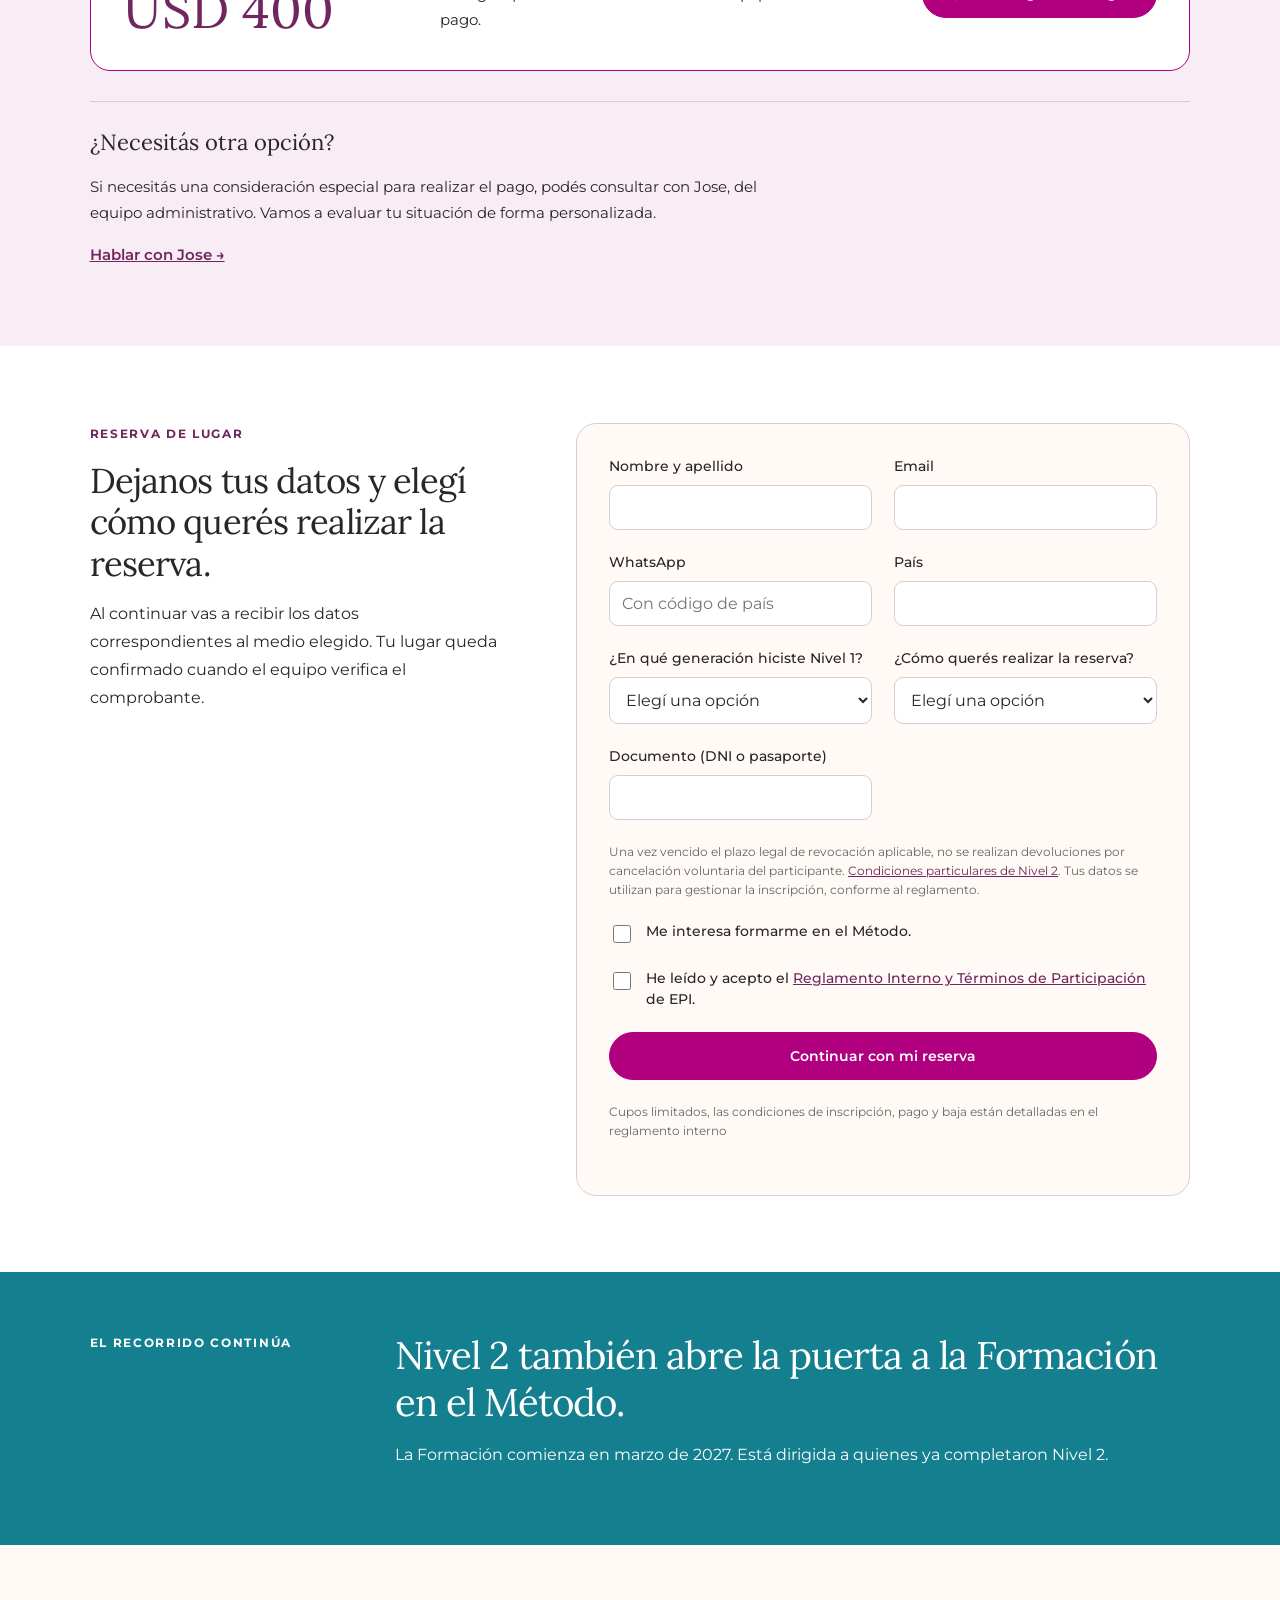
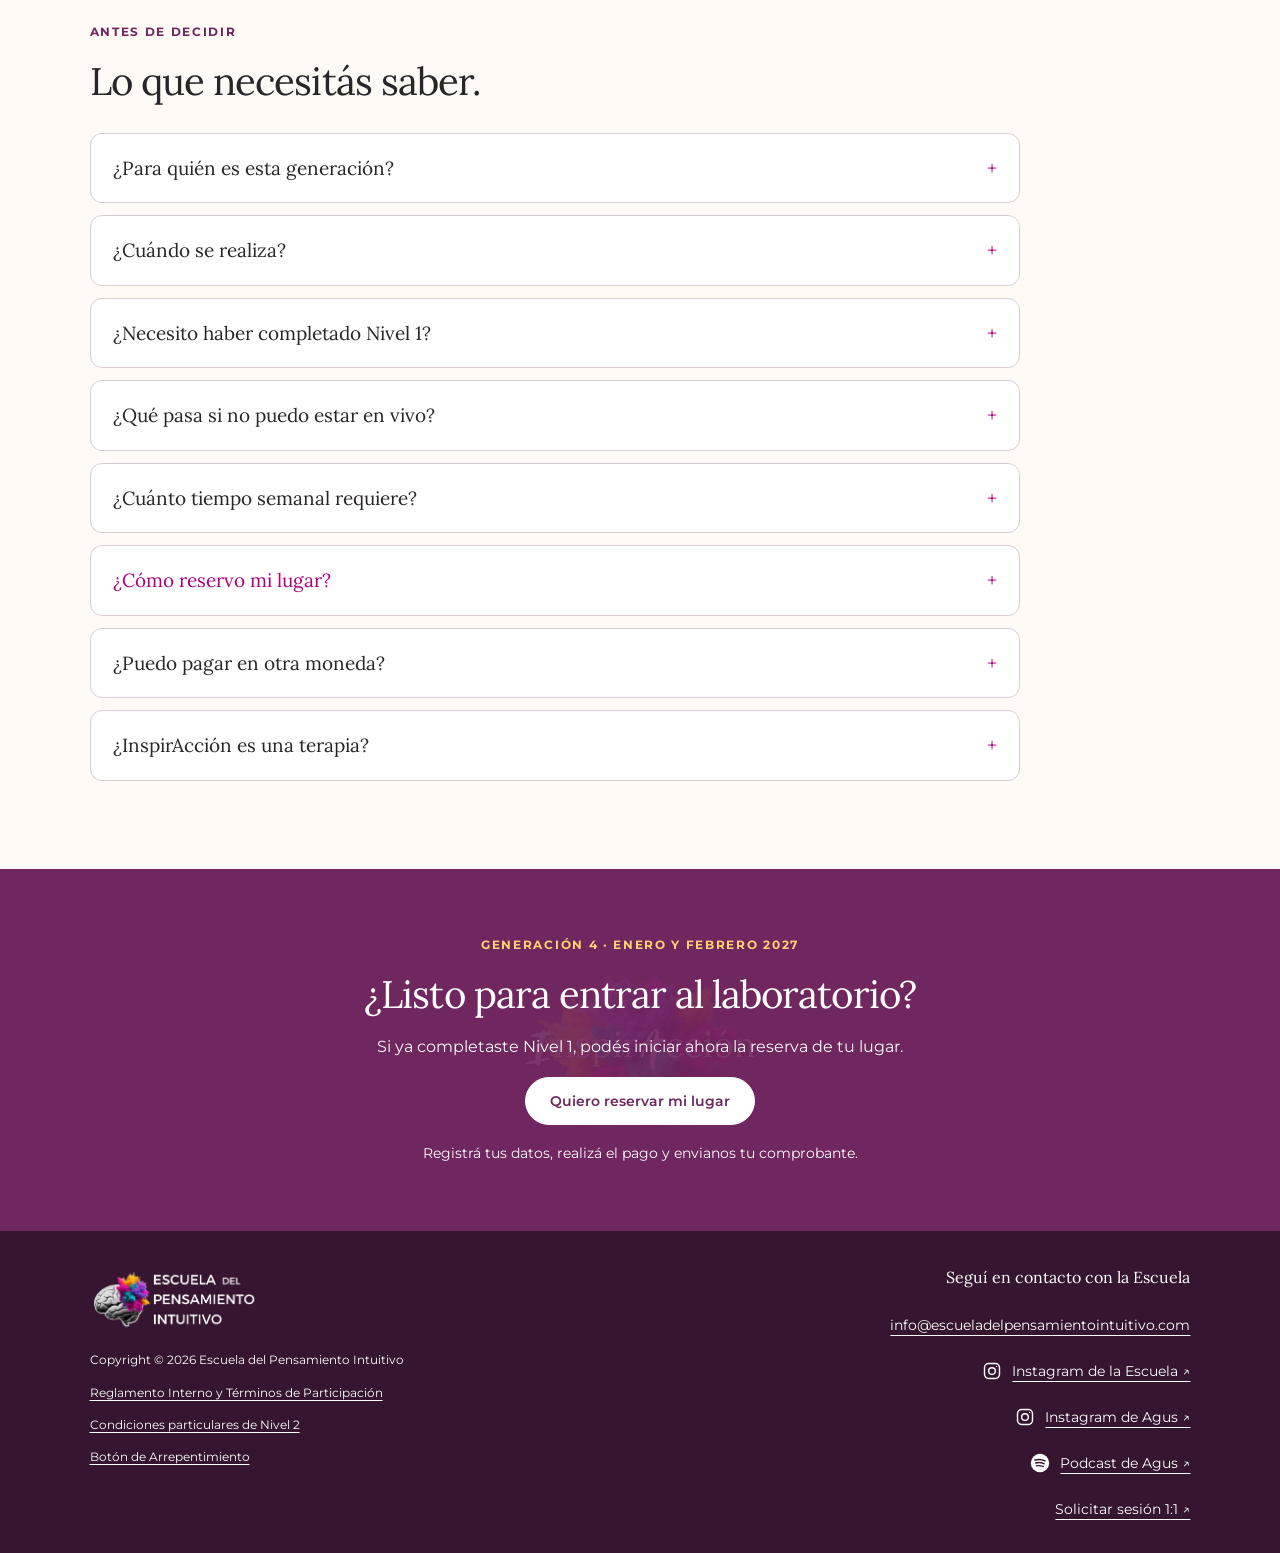
<file: programas/inspiraccion-nivel-2/index.html>
<!doctype html><html lang="es"><head><meta charset="utf-8"><meta name="viewport" content="width=device-width,initial-scale=1"><title>InspirAcción Nivel 2 · Generación 4</title><meta name="description" content="Dos meses de grupo de estudio y laboratorio para quienes completaron InspirAcción Nivel 1. Enero y febrero de 2027."><meta name="theme-color" content="#70265f"><link rel="preconnect" href="https://fonts.googleapis.com"><link rel="preconnect" href="https://fonts.gstatic.com" crossorigin><link href="https://fonts.googleapis.com/css2?family=Lora:ital,wght@0,400;0,500;0,600;1,400&family=Montserrat:wght@400;500;600;700&display=swap" rel="stylesheet"><link rel="stylesheet" href="nivel2.css?v=1722be92e3"><link rel="icon" type="image/svg+xml" href="favicon-epi.svg?v=20260918"></head>
<body><a class="skip" href="#contenido">Ir al contenido</a>
<header><div class="school-brand"><img src="../../assets/brand/logo-epi-header.png" alt="Escuela del Pensamiento Intuitivo"></div><button class="menu-toggle" type="button" aria-expanded="false" aria-controls="landing-nav">Menú</button><nav id="landing-nav" aria-label="Secciones de la landing"><a class="nav-enroll" href="#inscripcion">Inscribirme</a><a href="#experiencia">La experiencia</a><a href="#formato">Cómo funciona</a><a href="#testimonios">Testimonios</a><a href="#preguntas">Preguntas</a><a class="nav-value" href="#inversion" data-value-link>Ver valor early bird</a></nav><a class="btn small" href="#inversion" data-value-link>Ver valor early bird</a></header>
<main id="contenido">
<section class="hero"><div class="hero-content"><p class="tag">Generación 4 · Enero 2027</p><img class="ia-logo" src="../../assets/brand/logo-inspiraccion.png" alt="InspirAcción"><h1>Nivel 2.<span>El Laboratorio del Juego</span></h1><p class="lead">Grupos de estudio y laboratorios aplicados a todas las áreas de tu vida, usando las situaciones cotidianas para liberar programas limitantes y lealtades inconscientes, y así desbloquear tu pensamiento intuitivo.</p><div class="hero-stage"><span><strong>Cursada:</strong> Enero y Febrero 2027</span><span><strong>Duración:</strong> dos meses</span></div><div class="hero-actions"><a class="btn" href="#inversion" data-value-link>Ver valor early bird</a><a class="quiet-link" href="#experiencia">Conocer la experiencia ↓</a></div><p class="note"><strong>Requisito:</strong> certificado de InspirAcción Nivel 1.</p></div></section>
<section class="section intro"><p class="tag ink">De método a filosofía de vida</p><div class="split"><div><h2>Si terminaste Nivel 1, esto es lo que sigue.</h2></div><div><p>En Nivel 1 aprendiste a ver los mecanismos de enredo que usa el ego para bloquearte y a comenzar a cuestionar tus percepciones. En muchos casos, a poner límites y concretar cambios de vida. Esto te trajo una extraña combinación entre resistencia y paz. Pero confirmaste tu resonancia inicial.</p><p><strong>Saliste del ego, podés ver más allá. Ahora comienza el verdadero juego.</strong></p><p><strong>En Nivel 2</strong> el método se vuelve intuitivo porque conocemos la verdadera intuición y las trampas de la mente.</p><p>Ahora comienza el desafío de hacer uso activo de esta nueva habilidad y extenderla siendo testimonio y ejemplo para otros. Para esto es clave una comunidad comprometida con la práctica y el estudio profundo, una supervisión de la aplicación del método y el análisis de las mecánicas del ego en casos reales.</p><p>Nivel 2 presenta algo más que un método: una filosofía de vida cuya asimilación requiere necesariamente haber atravesado el nivel de compromiso práctico que ocurre en “El Entrenamiento del Guerrero” (Nivel 1).</p><a class="soft-cta" href="#inscripcion">Quiero seguir entrenando →</a></div></div></section>
<section class="quote"><p>“La acción inspirada es la habilidad de invertir las polaridades de nuestras percepciones para develar el propósito de lo que nos ocurre en la vida.”</p><small><strong>Escuela del Pensamiento Intuitivo</strong></small></section>
<section class="section dark" id="experiencia"><div class="heading"><h2>Claves de este programa</h2></div><div class="cards"><article><i>01</i><h3><strong>Observar y detectar con anticipación</strong></h3><p>La velocidad en este juego implica reconocer los cambios de estado interno y salir con mayor rapidez del sufrimiento, el estrés o la culpa.</p></article><article><i>02</i><h3><strong>Asimilar y liberar programas antiguos</strong></h3><p>La habilidad principal de la libertad emocional es la correcta digestión y asimilación de la realidad. ¿Qué hago ahora con esto que sucedió? ¿Qué siento? ¿Qué me conviene? Para esto aplicamos en casos reales y en tiempo real la comprensión y el cambio de perspectiva.</p></article><article><i>03</i><h3><strong>Acción inspirada</strong></h3><p>Se trata de la toma de decisiones intuitivas, libres de condiciones, cargas y culpas, gracias a tu entrenamiento anterior, incluso sin certezas.</p></article><article><i>04</i><h3><strong>Pasá de personaje a jugador</strong></h3><p>Tomá el protagonismo de tu vida desde la inteligencia emocional práctica y el coraje que requiere ser creador de tu camino.</p></article></div><div class="continuity-note"><a class="btn light" href="#inscripcion">Quiero entrar al laboratorio</a></div></section>
<section class="section format" id="formato"><img src="../../assets/brand/manos-comunidad.jpg" alt="Manos unidas durante una experiencia de la Escuela"><div><p class="tag ink">Formato</p><h2>Estudio, práctica y acompañamiento.</h2><ul><li><b>Clases grabadas</b><span>Para profundizar los temas de cada módulo y complementar las prácticas.</span></li><li><b>Manual de estudio y entrenamientos</b><span>Conceptos organizados de forma práctica, sencilla y aplicable en la vida cotidiana.</span></li><li><b>Sesiones de Aplicación &amp; Consultoría</b><span>Abordaje de casos reales, revisión de procesos y dudas. Las sesiones quedan grabadas.</span></li><li><b>Grupo de WhatsApp</b><span>Una extensión de las sesiones en vivo de Zoom: desafíos semanales, exposición de ejemplos y envío de audios respondiendo dudas y profundizando con explicaciones.</span></li></ul><a class="soft-cta" href="#inscripcion">Quiero ser parte →</a></div></section>
<section class="section guide benefit"><img src="agustin.webp" alt="Agustín durante una experiencia de la Escuela"><div><p class="tag ink">Un beneficio por seguir entrenando</p><h2>40% de descuento en sesiones individuales con Agus.</h2><p>Parte de la esencia de la escuela es asumir tu libertad de potenciar tu camino con una guía personalizada. Las sesiones 1-1 del MCI guiadas por Agustín son procesos de acompañamiento de corta duración (entre 1 y 3 sesiones).</p><p>Por eso, mientras seas alumno regular y estés cursando en cualquiera de nuestros programas, contás con este beneficio.</p><a class="soft-cta" href="#inscripcion">Quiero continuar mi entrenamiento →</a></div></section>
<section class="section testimonials" id="testimonios"><div class="heading"><p class="tag">Lo que cambia cuando entrenás tu libertad</p><h2>La experiencia, contada por quienes ya la atravesaron.</h2><p>Testimonios de participantes de InspirAcción Nivel 2.</p></div><h3>Cambios en la percepción</h3><div class="quotes"><blockquote>“Descubrí que puedo elegir como actuar o responder ante ciertas situaciones y sentirme libre con eso. Puede también experimentar la sensación de no desesperarme por resolver y habitar la incertidumbre.”<cite>Guadalupe F</cite></blockquote><blockquote>“InspirAcción a diferencia de otros programas, te da herramientas REALES Y PRÁCTICAS para aplicar HOY en tu vida. No te pide nada que no tengas, no subestima, al contrario, te obliga amorosamente a ponerse en el lugar de creador que te corresponde como ser humano.”<cite>Yamila M</cite></blockquote><blockquote>“La transformación ha sido acelerada, solté la culpa, la vergüenza y el poder merecer realmente como me siento. La nueva forma de vincularme con lo que soy y lo que hago empieza a tener coherencia... elegí hoy volver al juego, la alegría a disfrutar.”<cite>Camila F</cite></blockquote></div><a class="soft-cta" href="#inscripcion">Quiero sumarme →</a><h3>Cambios concretos y medibles</h3><div class="quotes"><blockquote>“A meses de comenzar el entrenamiento me mudé a otra ciudad, y cambié de trabajo. Volví a encontrarme con un chico que hacía meses no veía, y hoy es mi pareja. El vínculo con mi papá se transformó y hoy pensamos en proyectos juntos. [...] Antes no me gustaba bailar, ahora sí y doy clases de eso para enseñarlo y aprenderlo aún más.”<cite>Guadalupe F</cite></blockquote><blockquote>“Puse límites concretos a mi madre. Avance, contraté equipo e invertí a favor de mi negocio. Retome mi podcast. Empecé a pagar deudas ya estoy casi en cero.”<cite>Tamara V</cite></blockquote><blockquote>“Eche a alguien a los 2 meses de estar trabajando porque 'lo sentí' y termine contratando 2 personas con las que estoy más que satisfecho. Económicamente mi empresa se volvió rentable y escalable [...] Me mudo en 2 semanas a un depto más grande y lindo.”<cite>Ricardo D</cite></blockquote><blockquote>“Deje de trabajar con mi socio que hace años me molestaba su forma de ver las cosas. puse límites a mis servicios, horarios y la hiper flexibilidad de querer agradar siempre. cambie a mi hija de colegio a jornada simple para que tenga más tiempo de ocio [...] me endeude económicamente, esto me angustiaba y paraliza, pero hoy lo veo como una inversión que está en proceso de equilibrio”<cite>Camila F</cite></blockquote><blockquote>“Decidí encarar una charla con mi papá biológico, al que no le hablo desde mis 4 años, si bien la charla no ocurrió, el solo hecho de hablarle y decírselo me liberó un montón de peso, cargas, miedos. [...] Apareció una mudanza que venía deseando, con el espacio para mis clases que también venía pidiendo.”<cite>Lorena A</cite></blockquote><blockquote>“Menos enojos, elongo y escribo todas las mañanas, me veo más linda. Cambió bastante el modo de pensar a mí papá y x ende de vincular me con él. [...] Retomé el activismo de manera fluida sin sufrir sin culpas sin miedo sin vergüenza.”<cite>Mariana D</cite></blockquote><blockquote>“Algo de mi vínculo con mi papa se movió, y algo súper interesante es que pude darle un abrazo, algo que no ocurría, no se daba, no fluía, como con cierta resistencia, y un dia se destrabo, rompí con esa barrera de distancia. fue un momento hermoso, aún así desconocido.”<cite>Natalia C</cite></blockquote></div><a class="soft-cta" href="#inscripcion">Quiero sumarme →</a></section>
<section class="section pricing" id="inversion" data-pricing><div class="heading"><p class="tag ink" data-stage-label>Early bird · Cupos limitados</p><h2>Un beneficio por tu inscripción temprana.</h2><p>Sos parte de la Escuela y ya conocés la experiencia. Podés reservar tu lugar con el valor vigente y continuar el recorrido que ya comenzaste.</p></div><div class="early-callout"><div><span data-stage-deadline>Early bird · Hasta el 15/10</span><strong data-current-value>USD 300</strong></div><p data-stage-copy>Ahorrás USD 100 sobre el valor de lista. Congelalo abonando <b>USD 150 ahora</b> y completá el 50% restante hasta el 5 de enero.</p><a class="btn" data-stage-cta href="#inscripcion">Quiero asegurar mi lugar con USD 150</a></div><div class="list-reference"><span>Valor de lista</span><strong>USD 400</strong><p>El valor queda congelado con el pago de la reserva, una vez verificado por el equipo.</p></div><div class="human-note"><strong>¿Necesitás otra opción?</strong><p>Si necesitás una consideración especial para realizar el pago, podés consultar con Jose, del equipo administrativo. Vamos a evaluar tu situación de forma personalizada.</p><a href="https://wa.me/5219981797419?text=Hola%20Jose%2C%20quiero%20inscribirme%20a%20InspirAcci%C3%B3n%20Nivel%202%20%C2%B7%20Generaci%C3%B3n%204%20y%20necesito%20conocer%20otras%20opciones%20de%20pago.%20%C2%BFMe%20pod%C3%A9s%20asesorar%3F" target="_blank" rel="noopener">Hablar con Jose →</a></div></section>
<section class="section enrollment" id="inscripcion"><div class="enrollment-copy"><p class="tag ink">Reserva de lugar</p><h2>Dejanos tus datos y elegí cómo querés realizar la reserva.</h2><p>Al continuar vas a recibir los datos correspondientes al medio elegido. Tu lugar queda confirmado cuando el equipo verifica el comprobante.</p></div><form id="enrollment-form" class="enrollment-form"><label>Nombre y apellido<input name="name" autocomplete="name" required></label><label>Email<input name="email" type="email" autocomplete="email" required></label><label>WhatsApp<input name="whatsapp" type="tel" autocomplete="tel" placeholder="Con código de país" required></label><label>País<input name="country" autocomplete="country-name" required></label><label>¿En qué generación hiciste Nivel 1?<select name="generation" required><option value="">Elegí una opción</option><option>Generación 1</option><option>Generación 2</option><option>Generación 3</option><option>Generación 4</option><option>No recuerdo</option></select></label><label>¿Cómo querés realizar la reserva?<select name="paymentMethod" required><option value="">Elegí una opción</option><option value="ARS_GALICIA">Pesos argentinos · Transferencia Galicia</option><option value="USD_GALICIA">Dólares · Transferencia Galicia</option><option value="WISE">Pago internacional · Wise</option><option value="PAYPAL">Pago internacional · PayPal</option><option value="OTHER">Necesito otra moneda u opción</option></select></label><label>Documento (DNI o pasaporte)<input name="document" maxlength="40" required></label><p class="legal-note">Una vez vencido el plazo legal de revocación aplicable, no se realizan devoluciones por cancelación voluntaria del participante. <a href="/legal/inspiraccion-nivel-2-g4/">Condiciones particulares de Nivel 2</a>. Tus datos se utilizan para gestionar la inscripción, conforme al reglamento.</p><label class="consent formation-interest"><input type="checkbox" name="formationInterest" value="yes"><span>Me interesa formarme en el Método.</span></label><label class="consent"><input type="checkbox" name="consent" required><input type="hidden" name="reglamentoVersion" value="2026-09-18"><input type="hidden" name="reglamentoHash" value="4d294663bb0fd790d18def82a9e15d7b4c0d144cfea181f820a772f4cf297a89"><span>He leído y acepto el <a href="/legal/reglamento-interno/" target="_blank" rel="noopener">Reglamento Interno y Términos de Participación</a> de EPI.</span></label><button class="btn" type="submit">Continuar con mi reserva</button><p class="legal-note">Cupos limitados, las condiciones de inscripción, pago y baja están detalladas en el reglamento interno</p><p class="form-status" role="status" aria-live="polite"></p></form><div class="payment-result" hidden><p class="tag ink">Siguiente paso</p><h3>Realizá la transferencia o el pago y envianos tu comprobante.</h3><div data-payment-instructions></div><a class="btn" data-receipt-link target="_blank" rel="noopener">Enviar comprobante por WhatsApp</a><p class="legal-note">Cupos limitados, las condiciones de inscripción, pago y baja están detalladas en el reglamento interno</p><small>No hace falta volver a escribir tus datos: el mensaje ya queda preparado.</small></div></section>
<section class="path"><p class="tag">El recorrido continúa</p><div><h2>Nivel 2 también abre la puerta a la Formación en el Método.</h2><p>La Formación comienza en marzo de 2027. Está dirigida a quienes ya completaron Nivel 2.</p></div></section>
<section class="section faq" id="preguntas"><div class="heading"><p class="tag ink">Antes de decidir</p><h2>Lo que necesitás saber.</h2></div><details><summary>¿Para quién es esta generación?<span>+</span></summary><p>Para quienes completaron Nivel 1: tanto la Generación 4 que finaliza ahora como participantes anteriores que todavía no hicieron Nivel 2.</p></details><details><summary>¿Cuándo se realiza?<span>+</span></summary><p>Durante enero y febrero de 2027.</p></details><details><summary>¿Necesito haber completado Nivel 1?<span>+</span></summary><p>Sí. Nivel 2 retoma el entrenamiento desde la experiencia de Nivel 1.</p></details><details><summary>¿Qué pasa si no puedo estar en vivo?<span>+</span></summary><p>Las sesiones quedan grabadas para que puedas verlas en diferido.</p></details><details><summary>¿Cuánto tiempo semanal requiere?<span>+</span></summary><p>La referencia es de 2 a 6 horas semanales entre lectura, escritura, prácticas y sesiones. Pensalo como un gimnasio: lo central es entrenar.</p></details><details><summary><span data-reserve-question>¿Cómo reservo el valor early bird?</span><span>+</span></summary><p data-reserve-answer>Hasta el 15 de octubre de 2026, el valor early bird es de USD 300. Lo congelás abonando una reserva de USD 150 (el 50%). El saldo de USD 150 debe estar abonado a más tardar el 5 de enero de 2027. Tu reserva queda confirmada cuando el equipo verifica el pago.</p></details><details><summary>¿Puedo pagar en otra moneda?<span>+</span></summary><p>Sí. Si elegís pesos argentinos, vas a ver el importe de la reserva calculado con el dólar blue venta de DólarHoy, junto con la fecha y hora de actualización de la cotización. Si elegís dólares, te mostramos los medios de pago disponibles. Para otra moneda, tenés un acceso directo a WhatsApp para consultar con Jose la cotización del día y el medio de pago adecuado.</p></details><details><summary>¿InspirAcción es una terapia?<span>+</span></summary><p>No. InspirAcción es un programa educativo y de desarrollo personal centrado en el Método Contraintuitivo. No reemplaza un tratamiento psicológico ni médico — muchos participantes lo cursan en paralelo a su proceso terapéutico, como un espacio complementario de trabajo emocional y reflexión.</p></details></section>
<section class="reserve" id="reservar"><img src="../../assets/brand/logo-inspiraccion.png" alt=""><p class="tag">Generación 4 · Enero y febrero 2027</p><h2>¿Listo para entrar al laboratorio?</h2><p>Si ya completaste Nivel 1, podés iniciar ahora la reserva de tu lugar.</p><a class="btn light" href="#inscripcion">Quiero reservar mi lugar</a><small>Registrá tus datos, realizá el pago y envianos tu comprobante.</small></section>
</main><footer><div class="footer-contact"><p>Seguí en contacto con la Escuela</p><div class="footer-links"><a href="mailto:info@escueladelpensamientointuitivo.com">info@escueladelpensamientointuitivo.com</a><a href="https://www.instagram.com/metodo.contra.intuitivo" target="_blank" rel="noopener"><svg class="footer-icon" viewBox="0 0 24 24" width="20" height="20" fill="none" stroke="currentColor" stroke-width="1.7" aria-hidden="true" focusable="false"><rect x="3" y="3" width="18" height="18" rx="5"/><circle cx="12" cy="12" r="4"/><circle cx="17.5" cy="6.5" r=".8" fill="currentColor" stroke="none"/></svg><span>Instagram de la Escuela ↗</span></a><a href="https://www.instagram.com/agustintrowell" target="_blank" rel="noopener"><svg class="footer-icon" viewBox="0 0 24 24" width="20" height="20" fill="none" stroke="currentColor" stroke-width="1.7" aria-hidden="true" focusable="false"><rect x="3" y="3" width="18" height="18" rx="5"/><circle cx="12" cy="12" r="4"/><circle cx="17.5" cy="6.5" r=".8" fill="currentColor" stroke="none"/></svg><span>Instagram de Agus ↗</span></a><a href="https://open.spotify.com/show/4oYU4F9AIJzqrt7inBHLhk" target="_blank" rel="noopener"><svg class="footer-icon" viewBox="0 0 24 24" width="20" height="20" aria-hidden="true" focusable="false"><circle cx="12" cy="12" r="11" fill="currentColor"/><g fill="none" stroke="var(--dark)" stroke-linecap="round"><path d="M6 8.5c4-1.3 8-1 12 1" stroke-width="1.8"/><path d="M6.8 12c3.5-1 6.8-.7 10.3 1" stroke-width="1.6"/><path d="M7.5 15.5c3-.7 5.7-.5 8.5.8" stroke-width="1.5"/></g></svg><span>Podcast de Agus ↗</span></a><a href="https://wa.me/5219981797419?text=Hola%20Jose%2C%20estoy%20cursando%20actualmente%20en%20la%20Escuela%20y%20quiero%20solicitar%20una%20sesi%C3%B3n%201%20a%201%20con%20Agus" target="_blank" rel="noopener">Solicitar sesión 1:1 ↗</a></div></div><div class="footer-bottom"><div class="school-brand"><img src="../../assets/brand/logo-epi-header.png" alt="Escuela del Pensamiento Intuitivo"></div><div class="footer-copyright"><span>Copyright © 2026 Escuela del Pensamiento Intuitivo</span><span><a href="/legal/reglamento-interno/" target="_blank" rel="noopener">Reglamento Interno y Términos de Participación</a></span><span><a href="/legal/inspiraccion-nivel-2-g4/">Condiciones particulares de Nivel 2</a></span><span><a href="/arrepentimiento/">Botón de Arrepentimiento</a></span></div></div></footer><a class="jose-float" href="https://wa.me/5219981797419?text=Hola%20Jose%2C%20tengo%20una%20duda%20sobre%20InspirAcci%C3%B3n%20Nivel%202%20%C2%B7%20Generaci%C3%B3n%204" target="_blank" rel="noopener" aria-label="Consultar a Jose por WhatsApp"><svg xmlns="http://www.w3.org/2000/svg" width="22" height="22" aria-hidden="true" focusable="false" viewBox="0 0 24 24" fill="currentColor"><path d="M.057 24l1.687-6.163c-1.041-1.804-1.588-3.849-1.588-5.946 0-6.556 5.332-11.891 11.891-11.891 3.181 0 6.167 1.24 8.413 3.488 2.245 2.248 3.481 5.236 3.481 8.403 0 6.556-5.332 11.891-11.891 11.891-2.003 0-3.976-.505-5.723-1.465l-6.27 1.683zm5.891-3.373c1.554.921 3.084 1.403 4.692 1.403 5.397 0 9.791-4.394 9.791-9.791 0-2.618-1.02-5.081-2.872-6.934-1.852-1.852-4.311-2.872-6.919-2.872-5.398 0-9.791 4.394-9.791 9.791 0 1.708.451 3.251 1.341 4.646l-.88 3.216 3.638-.959zm10.149-6.425c-.276-.138-1.631-.804-1.884-.897-.253-.093-.438-.138-.623.138-.185.276-.715.897-.875 1.082-.16.185-.32.207-.597.069-.276-.138-1.168-.431-2.224-1.374-.822-.733-1.375-1.64-1.537-1.916-.162-.276-.017-.426.121-.563.124-.123.276-.323.415-.485.138-.162.185-.276.276-.462.092-.185.046-.347-.023-.485-.069-.138-.623-1.501-.854-2.057-.225-.548-.453-.473-.623-.482-.16-.009-.344-.011-.528-.011-.184 0-.485.069-.738.347-.253.276-.967.947-.967 2.308s.991 2.679 1.129 2.863c.138.185 1.95 2.977 4.722 4.172.659.284 1.174.453 1.576.581.661.21 1.263.18 1.739.109.531-.079 1.631-.666 1.861-1.312.23-.646.23-1.199.161-1.312-.069-.113-.253-.185-.529-.323z"/></svg></a><a class="sticky" href="#inscripcion">Inscribirme</a><script src="nivel2.js?v=7d096c8a34"></script></body></html>
</file>
<file: v2.css>
:root{--green:#0d241b;--green-2:#14372a;--green-3:#1c4c3a;--ink:#142018;--cream:#f0ede4;--paper:#f8f6f0;--gold:#d8b76f;--gold-2:#ecd79f;--sage:#9aab9e;--line:rgba(24,48,37,.16);--serif:"Instrument Serif",Georgia,serif;--sans:"DM Sans",Arial,sans-serif}*{box-sizing:border-box}html{scroll-behavior:smooth}body{margin:0;background:var(--paper);color:var(--ink);font-family:var(--sans);font-weight:400}body.menu-open{overflow:hidden}a{color:inherit}.skip-link{position:fixed;left:15px;top:-50px;z-index:100;background:#fff;padding:10px 15px}.skip-link:focus{top:15px}.container{width:min(1240px,calc(100% - 80px));margin:auto}.section{padding:120px 0}.eyebrow{display:inline-block;font-size:11px;font-weight:600;letter-spacing:.2em;color:var(--gold-2)}.eyebrow.dark{color:#806a3e}.section-title{font:400 clamp(44px,5vw,78px)/.98 var(--serif);letter-spacing:-.02em;margin:16px 0}.section-title em{color:var(--gold);font-weight:400}.large-copy{font-size:clamp(18px,2vw,25px);line-height:1.45}.button{display:inline-flex;align-items:center;justify-content:center;min-height:52px;padding:0 24px;border-radius:100px;text-decoration:none;font-size:12px;font-weight:600;letter-spacing:.04em;transition:.3s}.button-gold{background:var(--gold);color:#10251c}.button-gold:hover{background:var(--gold-2);transform:translateY(-2px)}.button-ghost{border:1px solid rgba(255,255,255,.4);color:#fff}.button-ghost:hover{background:#fff;color:var(--green)}.text-link{text-decoration:none;font-size:12px;font-weight:600;border-bottom:1px solid currentColor;padding-bottom:4px}.reveal{opacity:0;transform:translateY(22px);transition:opacity .8s ease,transform .8s ease}.reveal.visible{opacity:1;transform:none}.site-header{position:fixed;z-index:50;top:0;left:0;width:100%;height:84px;display:grid;grid-template-columns:1fr auto 1fr;align-items:center;padding:0 38px;color:#fff;border-bottom:1px solid rgba(255,255,255,.12);transition:.35s}.site-header.scrolled{height:70px;background:rgba(10,31,23,.92);backdrop-filter:blur(18px)}.wordmark{display:flex;align-items:center;gap:12px;text-decoration:none;width:max-content}.wordmark-symbol{display:grid;place-items:center;width:42px;height:42px;border:1px solid rgba(216,183,111,.7);border-radius:50%;font:400 15px var(--serif);color:var(--gold)}.wordmark-text{font-size:9px;line-height:1.15;text-transform:uppercase;letter-spacing:.12em}.main-nav{display:flex;gap:27px}.main-nav a{text-decoration:none;font-size:11px;color:rgba(255,255,255,.78);transition:.2s}.main-nav a:hover{color:var(--gold-2)}.student-link{justify-self:end;text-decoration:none;font-size:10px;letter-spacing:.06em;border-bottom:1px solid rgba(255,255,255,.4);padding-bottom:4px}.menu-toggle{display:none}.hero{position:relative;min-height:100svh;color:#fff;overflow:hidden;background:var(--green)}.hero-video,.hero-shade,.hero-grid{position:absolute;inset:0;width:100%;height:100%}.hero-video{object-fit:cover}.hero-shade{background:linear-gradient(90deg,rgba(4,16,11,.93) 0%,rgba(7,25,18,.72) 46%,rgba(7,23,17,.2) 80%),linear-gradient(0deg,rgba(5,20,14,.65),transparent 55%)}.hero-grid{opacity:.11;background-image:linear-gradient(rgba(255,255,255,.2) 1px,transparent 1px),linear-gradient(90deg,rgba(255,255,255,.2) 1px,transparent 1px);background-size:80px 80px;mask-image:linear-gradient(90deg,#000,transparent 70%)}.hero-content{position:relative;z-index:2;padding-top:190px;padding-bottom:150px}.hero h1{font:400 clamp(57px,7.2vw,112px)/.87 var(--serif);letter-spacing:-.035em;max-width:1050px;margin:28px 0 30px}.hero h1 em{color:var(--gold);font-weight:400}.hero-lead{max-width:650px;color:rgba(255,255,255,.78);font-size:clamp(16px,1.55vw,21px);line-height:1.55}.hero-actions{display:flex;gap:12px;margin-top:38px}.hero-bottom{position:absolute;z-index:3;left:40px;right:40px;bottom:28px;display:flex;align-items:center;gap:15px;font-size:8px;letter-spacing:.2em}.hero-bottom i{display:block;width:70px;height:1px;background:rgba(255,255,255,.4)}.hero-quote{margin-left:auto;font:italic 17px var(--serif);letter-spacing:0;color:rgba(255,255,255,.7)}.community-ribbon{background:var(--gold);min-height:104px;padding:22px 40px;display:grid;grid-template-columns:260px 1fr auto;align-items:center;gap:35px}.community-ribbon>div{display:flex;align-items:center;gap:13px}.community-ribbon strong{font:400 45px var(--serif)}.community-ribbon span,.community-ribbon p{font-size:11px}.community-ribbon p{margin:0;max-width:560px;line-height:1.5}.community-ribbon a{text-decoration:none;font-size:12px;font-weight:600}.school{background:var(--paper)}.school-grid{display:grid;grid-template-columns:150px 1fr;gap:65px}.section-index{display:flex;flex-direction:column;align-items:flex-start;color:#708078}.section-index span{font:400 28px var(--serif)}.section-index i{height:90px;width:1px;background:var(--line);margin:12px 0}.section-index small{font-size:8px;letter-spacing:.18em;writing-mode:vertical-rl}.section-index.light{color:rgba(255,255,255,.6)}.section-index.light i{background:rgba(255,255,255,.18)}.school-copy{max-width:980px}.school-columns{display:grid;grid-template-columns:1fr 1fr;gap:60px;margin-top:40px}.school-columns p{font-size:15px;line-height:1.8;color:#4c5a52}.manifesto{font:italic 31px/1.25 var(--serif);color:var(--green-3);border-left:2px solid var(--gold);padding:8px 0 8px 28px;margin:65px 0}.principles{display:grid;grid-template-columns:repeat(4,1fr);border-top:1px solid var(--line);border-bottom:1px solid var(--line)}.principles span{padding:22px 12px;border-right:1px solid var(--line);font-size:10px;text-align:center}.principles span:last-child{border:0}.paths{background:#e9e6dd}.section-heading{display:grid;grid-template-columns:1fr 360px;gap:60px;align-items:end;margin-bottom:55px}.section-heading p{font-size:14px;line-height:1.65;color:#657068}.path-grid{display:grid;grid-template-columns:repeat(2,1fr);gap:18px}.path-card{position:relative;min-height:355px;padding:35px;background:var(--paper);border:1px solid var(--line);display:flex;flex-direction:column;overflow:hidden;transition:.35s}.path-card:before{content:"";position:absolute;inset:auto -80px -110px auto;width:240px;height:240px;border:1px solid rgba(31,77,58,.14);border-radius:50%}.path-card.featured{background:var(--green);color:#fff}.path-card.featured:before{border-color:rgba(216,183,111,.24)}.path-number{position:absolute;right:30px;top:25px;font:italic 45px var(--serif);color:rgba(31,77,58,.18)}.featured .path-number{color:rgba(216,183,111,.3)}.path-label{font-size:9px;letter-spacing:.18em;color:#7a704f}.featured .path-label{color:var(--gold)}.path-card h3{font:400 48px var(--serif);margin:26px 0 12px}.path-card p{max-width:500px;color:#657068;line-height:1.65;font-size:14px}.featured p{color:rgba(255,255,255,.7)}.path-card ul{display:flex;gap:9px;padding:0;list-style:none;flex-wrap:wrap}.path-card li,.path-card small{font-size:9px;border:1px solid rgba(31,77,58,.18);border-radius:100px;padding:7px 10px;width:max-content}.featured li{border-color:rgba(255,255,255,.2)}.path-card a{margin-top:auto;text-decoration:none;font-size:12px;font-weight:600}.path-card:hover{transform:translateY(-5px);box-shadow:0 24px 60px rgba(28,55,42,.1)}.inspiraccion{background:var(--green);color:#fff}.inspiraccion-top{display:grid;grid-template-columns:150px 1fr;gap:65px}.inspiraccion-intro{max-width:1000px}.inspiraccion-intro .section-title{max-width:1000px}.inspiraccion-intro .large-copy{max-width:830px;color:rgba(255,255,255,.66)}.journey{display:grid;grid-template-columns:1fr 150px 1fr;margin:80px 0 38px;border-top:1px solid rgba(255,255,255,.18);border-bottom:1px solid rgba(255,255,255,.18)}.journey article{padding:45px 35px;position:relative}.stage{font-size:9px;letter-spacing:.18em;color:var(--gold)}.stage-number{position:absolute;right:25px;top:20px;font:italic 80px var(--serif);color:rgba(255,255,255,.07)}.journey h3{font:400 60px var(--serif);margin:22px 0 0}.journey h4{font:italic 24px var(--serif);color:var(--gold);margin:5px 0 20px}.journey p{font-size:13px;line-height:1.7;color:rgba(255,255,255,.65);max-width:450px}.journey a{display:inline-block;margin-top:14px;color:#fff;text-decoration:none;font-size:11px;border-bottom:1px solid rgba(255,255,255,.4);padding-bottom:3px}.journey-bridge{border-left:1px solid rgba(255,255,255,.16);border-right:1px solid rgba(255,255,255,.16);display:flex;flex-direction:column;align-items:center;justify-content:center;gap:14px;font-size:8px;letter-spacing:.15em;color:rgba(255,255,255,.48)}.journey-bridge i{height:65px;width:1px;background:var(--gold)}.journey-bridge b{color:var(--gold);font-weight:500}.training-system{display:grid;grid-template-columns:repeat(4,1fr);border:1px solid rgba(255,255,255,.17)}.training-system>div{padding:28px;border-right:1px solid rgba(255,255,255,.17)}.training-system>div:last-child{border:0}.training-system span{font:italic 22px var(--serif);color:var(--gold)}.training-system h4{font:400 27px var(--serif);margin:10px 0}.training-system p{font-size:11px;line-height:1.6;color:rgba(255,255,255,.55)}.inspiraccion-cta{margin-top:45px;display:flex;align-items:center;justify-content:space-between;gap:50px}.inspiraccion-cta>p{max-width:650px;color:rgba(255,255,255,.65);line-height:1.7}.inspiraccion-cta>div{display:flex;align-items:center;gap:20px}.method{background:var(--cream);overflow:hidden}.method-grid{display:grid;grid-template-columns:1fr 1fr;align-items:center;gap:100px}.method-copy .section-index{margin-bottom:40px}.method-copy>p{font-size:15px;line-height:1.8;color:#57625b}.loop-diagram{position:relative;aspect-ratio:1;max-width:560px;margin:auto}.loop-diagram svg{position:absolute;inset:0;width:100%;height:100%;fill:none;stroke:rgba(26,69,51,.22);stroke-width:1}.diagram-center{position:absolute;z-index:2;inset:33%;border-radius:50%;background:var(--green);color:#fff;display:grid;place-items:center;text-align:center;padding:20px}.diagram-center span{font-size:7px;letter-spacing:.12em;color:var(--gold)}.diagram-center strong{font:italic 25px/1 var(--serif);font-weight:400}.orbit-item{position:absolute;z-index:3;display:flex;align-items:center;gap:8px;padding:9px 13px;background:var(--paper);border:1px solid rgba(25,65,48,.2);border-radius:100px;font-size:10px}.orbit-item b{color:#826c3f}.item-1{top:6%;left:37%}.item-2{right:-2%;top:45%}.item-3{bottom:8%;left:34%}.item-4{left:-4%;top:45%}.proof{background:var(--paper)}.proof-head{max-width:850px}.testimonial-slider{position:relative;background:#e6e2d8;margin-top:55px;min-height:350px;padding:60px 70px}.testimonial{display:none}.testimonial.active{display:block}.testimonial blockquote{font:italic clamp(35px,4vw,60px)/1.1 var(--serif);max-width:980px;margin:0 0 45px;color:var(--green)}.testimonial div span,.testimonial div small{display:block}.testimonial div span{font-size:9px;letter-spacing:.15em}.testimonial div small{font-size:10px;color:#79827b;margin-top:4px}.slider-controls{position:absolute;right:40px;bottom:35px;display:flex;align-items:center;gap:15px}.slider-controls button{border:1px solid rgba(20,55,41,.2);width:38px;height:38px;border-radius:50%;background:transparent;cursor:pointer}.slider-controls span{font-size:10px}.proof-stats{display:grid;grid-template-columns:repeat(3,1fr);margin-top:22px;border:1px solid var(--line)}.proof-stats div{padding:30px;border-right:1px solid var(--line)}.proof-stats div:last-child{border:0}.proof-stats strong{display:block;font:400 45px var(--serif);color:var(--green)}.proof-stats span{font-size:10px;color:#6c766f}.data-note{font-size:9px;color:#929991;text-align:right}.agustin{display:grid;grid-template-columns:1.05fr .95fr;padding:0;min-height:820px;background:var(--green);color:#fff}.agustin-photo{min-height:820px}.agustin-photo img{width:100%;height:100%;object-fit:cover}.agustin-copy{display:flex;flex-direction:column;justify-content:center;padding:80px 8vw}.agustin-copy .section-title{margin-bottom:30px}.agustin-copy>p{font-size:14px;line-height:1.75;color:rgba(255,255,255,.65)}.agustin-copy .agustin-lead{font:italic 29px/1.25 var(--serif);color:var(--gold)}.agustin-links{display:flex;gap:22px;margin-top:25px}.agustin-links a{font-size:11px;text-decoration:none;border-bottom:1px solid rgba(255,255,255,.35);padding-bottom:4px}.presence{position:relative;padding:0;height:760px;background:var(--green)}.presence-image{position:absolute;inset:0}.presence-image:after{content:"";position:absolute;inset:0;background:linear-gradient(90deg,rgba(7,24,17,.15),rgba(7,24,17,.8))}.presence-image img{width:100%;height:100%;object-fit:cover}.presence-card{position:absolute;right:7vw;top:50%;transform:translateY(-50%);width:min(540px,45vw);padding:55px;background:rgba(11,36,26,.9);backdrop-filter:blur(14px);color:#fff}.presence-card h2{font:400 55px/1 var(--serif);margin:16px 0}.presence-card p{color:rgba(255,255,255,.68);line-height:1.75}.presence-card a{display:inline-block;margin-top:22px;color:#fff;text-decoration:none;font-size:11px}.community{background:#143628;color:#fff}.community-grid{display:grid;grid-template-columns:1fr 1fr;align-items:center;gap:90px}.community-grid p{color:rgba(255,255,255,.65);line-height:1.7}.community-actions{display:flex;align-items:center;gap:18px;margin-top:35px}.community-actions span{font-size:9px;color:rgba(255,255,255,.48)}.community-map{position:relative;aspect-ratio:1;max-width:520px;margin:auto;border:1px solid rgba(216,183,111,.25);border-radius:50%}.community-map:before,.community-map:after{content:"";position:absolute;border:1px solid rgba(216,183,111,.14);border-radius:50%;inset:16%}.community-map:after{inset:32%}.map-center{position:absolute;inset:38%;display:grid;place-items:center;background:var(--gold);color:var(--green);border-radius:50%;font-size:9px;font-weight:600;z-index:2}.map-node{position:absolute;padding:10px 14px;border-radius:100px;background:#1e4a39;border:1px solid rgba(255,255,255,.16);font-size:8px;letter-spacing:.1em}.node-a{top:8%;left:38%}.node-b{right:2%;top:48%}.node-c{bottom:8%;left:38%}.node-d{left:1%;top:48%}.resources{background:var(--cream)}.resource-grid{display:grid;grid-template-columns:repeat(3,1fr);gap:16px}.resource-card{min-height:390px;padding:35px;display:flex;flex-direction:column;text-decoration:none;color:#fff;position:relative;overflow:hidden;transition:.3s}.resource-card:after{content:"";position:absolute;width:260px;height:260px;border:1px solid rgba(255,255,255,.12);border-radius:50%;right:-100px;bottom:-100px}.resource-card.spotify{background:#183f31}.resource-card.youtube{background:#4b2925}.resource-card.instagram{background:#4d3c51}.resource-card>span{font-size:9px;letter-spacing:.18em;color:var(--gold)}.resource-card h3{font:400 39px/1.05 var(--serif);margin:60px 0 15px}.resource-card p{font-size:12px;line-height:1.6;color:rgba(255,255,255,.65)}.resource-card b{margin-top:auto;font-size:10px}.resource-card:hover{transform:translateY(-6px)}.final-cta{background:#092118;color:#fff}.final-grid{display:grid;grid-template-columns:1.15fr .85fr;gap:90px;align-items:end}.final-copy p{font-size:16px;line-height:1.7;color:rgba(255,255,255,.65);margin-bottom:30px}.site-footer{background:#061a13;color:#fff;padding:75px 0 25px;border-top:1px solid rgba(255,255,255,.1)}.footer-grid{display:grid;grid-template-columns:2fr repeat(3,1fr);gap:60px}.footer-wordmark{margin-bottom:24px}.footer-grid>div>p{max-width:270px;font-size:11px;line-height:1.6;color:rgba(255,255,255,.45)}.footer-grid>div>span{display:block;font-size:8px;letter-spacing:.16em;color:var(--gold);margin-bottom:18px}.footer-grid>div>a:not(.wordmark){display:block;text-decoration:none;font-size:11px;color:rgba(255,255,255,.58);margin:11px 0}.footer-bottom{display:flex;justify-content:space-between;border-top:1px solid rgba(255,255,255,.1);margin-top:60px;padding-top:20px;font-size:8px;color:rgba(255,255,255,.35)}
@media(max-width:1000px){.site-header{grid-template-columns:1fr auto;padding:0 22px}.main-nav,.student-link{display:none}.menu-toggle{display:block;justify-self:end;width:42px;height:42px;border:0;background:transparent}.menu-toggle span{display:block;width:24px;height:1px;background:#fff;margin:7px}.site-header.menu-active .main-nav{display:flex;position:fixed;inset:70px 0 0;background:var(--green);flex-direction:column;justify-content:center;align-items:center;gap:28px}.site-header.menu-active .main-nav a{font:400 36px var(--serif)}.container{width:min(100% - 40px,760px)}.section{padding:85px 0}.school-grid,.inspiraccion-top{grid-template-columns:70px 1fr;gap:25px}.section-index{display:none}.path-grid{grid-template-columns:1fr}.journey{grid-template-columns:1fr}.journey-bridge{height:100px;border-left:0;border-right:0;border-top:1px solid rgba(255,255,255,.16);border-bottom:1px solid rgba(255,255,255,.16);flex-direction:row}.journey-bridge i{width:65px;height:1px}.training-system{grid-template-columns:1fr 1fr}.training-system>div:nth-child(2){border-right:0}.training-system>div:nth-child(-n+2){border-bottom:1px solid rgba(255,255,255,.17)}.inspiraccion-cta{align-items:flex-start;flex-direction:column}.method-grid,.community-grid,.final-grid{grid-template-columns:1fr}.agustin{grid-template-columns:1fr}.agustin-photo{height:650px;min-height:0}.presence-card{width:min(600px,86vw)}.section-heading{grid-template-columns:1fr}.resource-grid{grid-template-columns:1fr}.footer-grid{grid-template-columns:1.5fr 1fr 1fr}.footer-grid>div:last-child{display:none}}
@media(max-width:640px){.container{width:calc(100% - 30px)}.section{padding:70px 0}.site-header{height:70px}.wordmark-text{display:none}.hero-content{padding-top:150px}.hero h1{font-size:55px}.hero-lead{font-size:15px}.hero-actions{flex-direction:column;align-items:stretch;max-width:330px}.hero-bottom{left:20px;right:20px}.hero-quote{display:none}.community-ribbon{grid-template-columns:1fr;padding:25px 20px;gap:12px}.community-ribbon p{display:none}.school-columns{grid-template-columns:1fr;gap:10px}.manifesto{font-size:25px;margin:45px 0}.principles{grid-template-columns:1fr 1fr}.principles span:nth-child(2){border-right:0}.principles span:nth-child(-n+2){border-bottom:1px solid var(--line)}.path-card{padding:27px;min-height:330px}.section-title{font-size:45px}.journey article{padding:35px 20px}.journey h3{font-size:48px}.training-system{grid-template-columns:1fr}.training-system>div{border-right:0;border-bottom:1px solid rgba(255,255,255,.17)}.inspiraccion-cta>div{flex-direction:column;align-items:flex-start}.loop-diagram{transform:scale(.9)}.testimonial-slider{padding:38px 25px;min-height:380px}.slider-controls{right:20px}.proof-stats{grid-template-columns:1fr}.proof-stats div{border-right:0;border-bottom:1px solid var(--line)}.agustin-photo{height:480px}.agustin-copy{padding:65px 25px}.agustin-links{flex-wrap:wrap}.presence{height:680px}.presence-card{right:7vw;padding:35px}.presence-card h2{font-size:44px}.community-map{transform:scale(.9)}.resource-card{min-height:320px}.footer-grid{grid-template-columns:1fr 1fr}.footer-grid>div:first-child{grid-column:1/-1}.footer-bottom{flex-direction:column;gap:7px}}

/* Identidad EPI — revisión cálida y humana */
:root{--green:#203a31;--green-2:#2e5144;--green-3:#3d6756;--ink:#242d28;--cream:#eee2d4;--paper:#f8f1e8;--gold:#ef8d43;--gold-2:#ffc261;--pink:#df1486;--cyan:#1cb6bc;--violet:#8b4abb;--sage:#9caf9e;--line:rgba(44,67,56,.18);--serif:"Cormorant Garamond",Georgia,serif;--sans:"Schibsted Grotesk",Arial,sans-serif}
.site-header.scrolled{background:rgba(28,52,43,.94)}
.wordmark{gap:0}.wordmark img{display:block;width:215px;height:64px;object-fit:contain;object-position:left center}.footer-wordmark img{width:280px;height:auto}
.hero-grid{opacity:0}.hero-shade{background:linear-gradient(90deg,rgba(18,39,31,.9) 0%,rgba(22,43,35,.6) 49%,rgba(17,32,26,.12) 82%),linear-gradient(0deg,rgba(18,35,29,.55),transparent 58%)}
.hero h1 em,.section-title em{color:var(--gold-2)}
.community-ribbon{background:linear-gradient(90deg,#f29b43,#ef745e 52%,#d9478e)}
.eyebrow.dark{color:#9a552f}.paths{background:#eadfd1}.path-card.featured{background:#28483b}.path-card.featured:after{content:"";position:absolute;width:8px;height:100%;left:0;top:0;background:linear-gradient(var(--pink),var(--gold),var(--cyan))}
.inspiraccion{background:#27473a}.training-system span,.stage,.journey h4{color:#ffc261}
.method{background:#f4e8da}.method-grid{align-items:start}.method-sequence{background:#fff9f1;border:1px solid rgba(52,76,64,.17);padding:42px;box-shadow:0 25px 70px rgba(57,54,38,.09)}.sequence-intro{font-size:13px;line-height:1.6;color:#667168;margin:0 0 28px}.method-sequence ol{list-style:none;margin:0;padding:0}.method-sequence li{display:grid;grid-template-columns:44px 1fr;gap:18px;align-items:start;padding:19px 0;border-top:1px solid var(--line)}.method-sequence li b{font:italic 22px var(--serif);color:#b5663d}.method-sequence li div{display:flex;flex-direction:column;gap:5px}.method-sequence li strong{font-size:14px;color:var(--green)}.method-sequence li span{font-size:11px;line-height:1.55;color:#737c75}.method-sequence .sequence-choice{margin:5px -18px 0;padding:20px 18px;background:#e6f1e8;border:0}.method-sequence .sequence-choice b{color:var(--pink)}.method-sequence blockquote{font:italic 29px/1.12 var(--serif);margin:32px 0 0;color:var(--green)}.method-sequence blockquote em{color:#b94f78}
.experience-film{display:grid;grid-template-columns:1.25fr .75fr .65fr;gap:16px;align-items:stretch;margin-top:78px}.experience-film figure{margin:0;height:390px;overflow:hidden}.experience-film img{width:100%;height:100%;object-fit:cover}.experience-film .film-wide img{object-position:center 40%}.experience-film p{margin:0;padding:34px 26px;background:#e34d88;color:#fff;display:flex;flex-direction:column;justify-content:flex-end;font:italic 27px/1.18 var(--serif)}.experience-film p span{font:600 9px var(--sans);letter-spacing:.17em;margin-bottom:auto}
.agustin-photo img{object-position:center 30%}.agustin{background:#28483b}.agustin-lead{color:#ffc261!important}
.presence-image:after{background:linear-gradient(90deg,rgba(25,45,37,.08),rgba(22,41,34,.78))}.presence-image img{object-position:center 45%}.presence-card{background:rgba(37,65,53,.91);border-left:5px solid #ef8d43}
.community{background:#2b4d40}.community-photo{position:relative;margin:0;min-height:610px;overflow:hidden}.community-photo img{width:100%;height:100%;position:absolute;inset:0;object-fit:cover;object-position:center 35%}.community-photo:after{content:"";position:absolute;inset:45% 0 0;background:linear-gradient(transparent,rgba(14,31,25,.9))}.community-photo figcaption{position:absolute;z-index:2;left:32px;right:32px;bottom:30px;color:#fff;font:italic 27px/1.15 var(--serif)}
.resource-card.spotify{background:#23634d}.resource-card.youtube{background:#a9473d}.resource-card.instagram{background:#74456d}.resource-card:after{border-color:rgba(255,255,255,.18)}
.final-cta{background:#263f35}.site-footer{background:#172e26}.button-gold{background:#f39a48}.button-gold:hover{background:#ffc261}
@media(max-width:1000px){.wordmark img{width:180px}.experience-film{grid-template-columns:1fr 1fr}.experience-film p{grid-column:1/-1;min-height:220px}.method-sequence{max-width:700px}.community-photo{min-height:600px}}
@media(max-width:640px){.wordmark img{width:150px;height:55px}.experience-film{grid-template-columns:1fr;margin-top:50px}.experience-film figure{height:430px}.experience-film .film-wide{display:none}.experience-film p{grid-column:auto}.method-sequence{padding:25px 22px}.method-sequence blockquote{font-size:25px}.community-photo{min-height:500px}.footer-wordmark img{width:240px}}
.community-actions{flex-wrap:wrap}.community-access{color:#fff;font-size:11px;text-decoration:none;border-bottom:1px solid rgba(255,255,255,.45);padding-bottom:4px}.community-actions>span{flex-basis:100%}

/* Ajuste fiel a la identidad original de EPI */
:root{--green:#0f1f1a;--green-2:#1a2f23;--green-3:#1f3d2b;--ink:#2a2a2a;--cream:#ebe6da;--paper:#f5f3ee;--gold:#d4af37;--gold-2:#e6c27a;--sage:#9aab9e;--line:rgba(26,47,35,.18);--serif:"Cormorant Garamond",Georgia,serif;--sans:"Schibsted Grotesk",Arial,sans-serif}
body{font-size:16px}.site-header.scrolled{background:rgba(15,31,26,.95)}.community-ribbon{background:var(--gold-pastel)}.path-card.featured,.inspiraccion,.agustin,.community{background:var(--green-jungle,#1a2f23)}.path-card.featured:after{display:none}.paths{background:var(--cream-warm,#ebe6da)}.method{background:var(--cream)}.final-cta{background:var(--green-deep,#0f1f1a)}.site-footer{background:#0a0f0c}.hero-shade{background:linear-gradient(90deg,rgba(10,15,12,.92) 0%,rgba(15,31,26,.68) 50%,rgba(15,31,26,.16) 82%),linear-gradient(0deg,rgba(10,15,12,.58),transparent 58%)}
.eyebrow,.path-label,.stage,.section-index small,.footer-grid>div>span{font-size:12px;line-height:1.4}.main-nav a,.student-link,.text-link,.journey a,.path-card a,.agustin-links a,.presence-card a,.resource-card b,.community-access{font-size:14px}.community-ribbon span,.community-ribbon p,.path-card small,.path-card li,.testimonial div span,.testimonial div small,.proof-stats span,.community-actions span,.footer-grid>div>a:not(.wordmark),.footer-grid>div>p{font-size:13px}.school-columns p,.path-card p,.method-copy>p,.agustin-copy>p,.presence-card p,.community-grid p,.final-copy p{font-size:16px}.training-system p,.journey p,.resource-card p{font-size:15px}.data-note{font-size:12px;line-height:1.5}.principles span{font-size:14px;line-height:1.45}
.journey{grid-template-columns:1fr 90px 1fr;align-items:stretch}.journey article{padding:28px 30px 38px}.journey-cover{width:100%;aspect-ratio:16/9;object-fit:cover;margin-bottom:30px;border:1px solid rgba(255,255,255,.18)}.journey h3{font-size:56px}.journey h4{font-size:27px}.journey p{line-height:1.65}.journey-bridge{font-size:11px}
.method-grid{align-items:center}.method-quote{margin:0;padding:55px;border-left:3px solid var(--gold);background:#f5f3ee;font:italic clamp(34px,4.2vw,58px)/1.08 var(--serif);color:var(--green-2)}
.experience-film p{background:var(--green-mid,#1f3d2b)}.presence-card{background:rgba(15,31,26,.93);border-left:4px solid var(--gold)}
.community-photo{min-height:0;aspect-ratio:16/9;align-self:center}.community-photo img{position:static;width:100%;height:auto;object-fit:contain}.community-photo:after{display:none}.community-photo figcaption{display:none}
.resource-card.spotify{background:#1f3d2b}.resource-card.youtube{background:#3b2c28}.resource-card.instagram{background:#37303b}.hero h1 em,.section-title em{color:var(--gold-pastel)}
@media(max-width:1000px){.journey{grid-template-columns:1fr}.journey-bridge{height:80px}.community-photo{max-width:900px;width:100%}}
@media(max-width:640px){.eyebrow,.path-label,.stage{font-size:11px}.journey article{padding:22px 18px 32px}.journey h3{font-size:48px}.journey h4{font-size:24px}.method-quote{padding:32px 25px}.school-columns p,.path-card p,.method-copy>p,.agustin-copy>p,.presence-card p,.community-grid p,.final-copy p{font-size:16px}}
.button-gold{background:var(--gold);color:var(--green)}.button-gold:hover{background:var(--gold-pastel)}
.hero-bottom,.footer-bottom,.resource-card>span,.slider-controls span{font-size:12px}.resource-card h3{margin-top:52px}
.eyebrow.dark{color:var(--green-mid,#1f3d2b)}.stage,.journey h4{color:var(--gold-pastel,#e6c27a)}.agustin-copy .agustin-lead{color:var(--gold-pastel,#e6c27a)!important}.resource-card.spotify{background:#1f3d2b}.resource-card.youtube{background:#1a2f23}.resource-card.instagram{background:#0f1f1a}

/* Sistema visual oficial EPI: Lora + Montserrat Classic y colores de las piezas de marca */
:root{--green:#703060;--green-2:#2b2b2b;--green-3:#703060;--ink:#2b2b2b;--cream:#f3f3f3;--paper:#ffffff;--gold:#f0a000;--gold-2:#f0b000;--brand-plum:#703060;--brand-magenta:#b00080;--brand-cyan:#108090;--brand-violet:#8040c0;--brand-yellow:#f0a000;--line:rgba(43,43,43,.16);--serif:"Lora",Georgia,serif;--sans:"Montserrat",Arial,sans-serif}
body{background:#fff;color:#2b2b2b;font-family:var(--sans)}.section-title,.hero h1,.manifesto,.path-card h3,.journey h3,.journey h4,.testimonial blockquote,.agustin-lead,.presence-card h2,.resource-card h3,.method-quote{font-family:var(--serif)}
.site-header.scrolled{background:rgba(43,43,43,.96)}.hero{background:#2b2b2b}.hero-shade{background:linear-gradient(90deg,rgba(43,43,43,.94) 0%,rgba(43,43,43,.68) 50%,rgba(43,43,43,.16) 82%),linear-gradient(0deg,rgba(43,43,43,.62),transparent 58%)}.hero h1 em,.section-title em{color:#f0b000}.button-gold{background:#f0a000;color:#2b2b2b}.button-gold:hover{background:#f0b000}.button-ghost:hover{color:#2b2b2b}
.community-ribbon{background:#f0a000;color:#2b2b2b}.school{background:#fff}.eyebrow.dark{color:#703060}.manifesto{color:#703060;border-color:#b00080}.principles{border-color:rgba(43,43,43,.16)}.principles span{border-color:rgba(43,43,43,.16)}.school-columns p,.section-heading p,.path-card p,.method-copy>p{color:#4a4a4a}.experience-film p{background:#703060}.paths{background:#f3f3f3}.path-card{background:#fff;border-color:rgba(43,43,43,.16)}.path-card:before{display:none}.path-card.featured{background:#703060}.featured .path-label,.stage,.journey h4{color:#f0b000}.path-label{color:#703060}
.inspiraccion{background:#2b2b2b}.journey{border-color:rgba(255,255,255,.22)}.journey-bridge{border-color:rgba(255,255,255,.2)}.journey-bridge i{background:#b00080}.journey-bridge b{color:#f0a000}.method{background:#fff}.method-quote{background:#f3f3f3;color:#2b2b2b;border-color:#b00080}.text-link{color:#703060}.proof{background:#f3f3f3}.testimonial-slider{background:#fff}.testimonial blockquote,.proof-stats strong{color:#703060}.proof-stats{background:#fff}
.agustin{background:#2b2b2b}.agustin-copy .agustin-lead{color:#f0a000!important}.presence{background:#2b2b2b}.presence-card{background:rgba(112,48,96,.95);border-left-color:#f0a000}.community{background:#2b2b2b}.community-access{border-color:rgba(255,255,255,.55)}
.resources{background:#fff}.resource-card.spotify{background:#703060}.resource-card.youtube{background:#108090}.resource-card.instagram{background:#b00080}.resource-card>span{color:#fff}.resource-card:after{display:none}.final-cta{background:#703060}.site-footer{background:#2b2b2b}.footer-grid>div>span{color:#f0a000}
.section-index{color:#703060}.path-number{color:rgba(112,48,96,.2)}.path-card:nth-child(2){border-top:5px solid #8040c0}.path-card:nth-child(3){border-top:5px solid #108090}.path-card:nth-child(4){border-top:5px solid #b00080}.path-card small,.path-card li{border-color:rgba(43,43,43,.2)}.presence-image:after{background:linear-gradient(90deg,rgba(43,43,43,.12),rgba(43,43,43,.76))}
.inspiraccion-logo{display:block;width:min(430px,72vw);height:auto;margin:0 0 18px;object-fit:contain;object-position:left center}
.hero h1{font-size:clamp(52px,6.1vw,88px);line-height:.96}.section-title{font-size:clamp(38px,4.4vw,64px);line-height:1.04}.path-card h3{font-size:42px}.resource-card h3{font-size:34px}
.recognition{background:#fff;border-bottom:1px solid var(--line)}.recognition-grid{display:grid;grid-template-columns:1.2fr .8fr;gap:90px;align-items:end}.recognition-copy p{font-size:18px;line-height:1.7;color:#4a4a4a}.recognition-copy blockquote{font:400 27px/1.35 var(--serif);color:#703060;border-left:4px solid #f0a000;margin:30px 0;padding-left:24px}
.enrollment-panel{display:grid;grid-template-columns:1fr auto;gap:60px;align-items:center;margin-top:46px;padding:38px 42px;background:#703060;border-left:7px solid #f0a000}.enrollment-panel h3{font:500 34px/1.15 var(--serif);margin:10px 0;color:#fff}.enrollment-panel p{max-width:650px;margin:0;color:rgba(255,255,255,.75);font-size:16px;line-height:1.6}.enrollment-actions{display:flex;flex-direction:column;align-items:stretch;gap:15px;min-width:310px}.enrollment-secondary{color:#fff;text-align:center;font-size:14px;text-decoration:none;border-bottom:1px solid rgba(255,255,255,.45);padding-bottom:5px}
.resource-card small{display:block;font-size:13px;line-height:1.55;color:rgba(255,255,255,.72);margin:14px 0 26px}.resource-card p{font-size:16px;line-height:1.6}.resource-card b{font-size:14px}
.resource-links{margin-top:auto;display:flex;flex-direction:column;gap:10px}.resource-links a{position:relative;z-index:1;color:#fff;font-size:14px;font-weight:600;text-decoration:none}.resource-links a+a{color:rgba(255,255,255,.78);font-weight:500}

/* Pasada emocional y de conversión */
.button-ink{background:var(--ink);color:#fff;margin-top:10px}.button-ink:hover{background:#000;transform:translateY(-2px)}
.recognition{background:#f6efe9}.recognition-grid{align-items:center}.recognition-copy>p:first-child{font-size:18px;line-height:1.7}.recognition-copy blockquote{font:italic 31px/1.3 var(--serif);color:#7d1768;margin:28px 0}.recognition-copy .button{margin-top:22px}
.path-grid{grid-template-columns:repeat(3,1fr)}.path-card.path-main{grid-column:1/-1;min-height:420px;padding:55px;display:grid;grid-template-columns:1.25fr .75fr;column-gap:70px;align-content:center}.path-main h3{font-size:72px;margin:15px 0}.path-main>p{font-size:18px;max-width:720px}.path-main>a{align-self:end;justify-self:start}.path-main-meta{display:flex;flex-direction:column;justify-content:center;border-left:1px solid rgba(255,255,255,.2);padding-left:45px;grid-column:2;grid-row:1/5}.path-main-meta span{font:400 28px var(--serif);padding:15px 0;border-bottom:1px solid rgba(255,255,255,.16)}
.inspiraccion-intro>.eyebrow{display:block;margin:26px 0 4px;color:#fff}.training-experience{display:grid;grid-template-columns:repeat(4,1fr);margin:42px 0 0;border:1px solid rgba(255,255,255,.2)}.training-experience article{padding:30px;border-right:1px solid rgba(255,255,255,.2)}.training-experience article:last-child{border:0}.training-experience span{font:italic 21px var(--serif);color:#f4b726}.training-experience h3{font:400 27px/1.1 var(--serif);margin:14px 0}.training-experience p{font-size:14px;line-height:1.65;color:rgba(255,255,255,.68)}
.testimonial-slider{min-height:430px}.testimonial blockquote{max-width:1080px}.conversion-dock{position:fixed;z-index:45;right:22px;bottom:20px;display:flex;background:rgba(18,18,18,.92);color:#fff;box-shadow:0 14px 45px rgba(0,0,0,.22);backdrop-filter:blur(15px);transform:translateY(140%);opacity:0;transition:.45s}.conversion-dock.is-visible{transform:none;opacity:1}.conversion-dock a{min-width:210px;padding:15px 19px;text-decoration:none;font-size:12px;border-left:1px solid rgba(255,255,255,.15)}.conversion-dock a:first-child{border:0}.conversion-dock span{display:block;color:#f4b726;font-size:9px;letter-spacing:.14em;margin-bottom:5px}.conversion-dock .dock-primary{background:#a0007d}
@media(max-width:1000px){.path-grid{grid-template-columns:1fr}.path-card.path-main{grid-column:auto;display:flex;padding:38px}.path-main h3{font-size:54px}.path-main-meta{width:100%;border-left:0;border-top:1px solid rgba(255,255,255,.2);padding:18px 0 0;display:grid;grid-template-columns:repeat(3,1fr);gap:10px}.path-main-meta span{font-size:19px}.training-experience{grid-template-columns:1fr 1fr}.training-experience article:nth-child(2){border-right:0}.training-experience article:nth-child(-n+2){border-bottom:1px solid rgba(255,255,255,.2)}}
@media(max-width:640px){.training-experience{grid-template-columns:1fr}.training-experience article{border-right:0;border-bottom:1px solid rgba(255,255,255,.2)}.path-main-meta{grid-template-columns:1fr}.conversion-dock{left:10px;right:10px;bottom:10px}.conversion-dock a{min-width:0;flex:1;padding:12px;font-size:11px}.conversion-dock span{font-size:8px}.site-footer{padding-bottom:120px}}
:focus-visible{outline:3px solid #f0a000;outline-offset:4px}.conversion-dock a:focus-visible{outline-offset:-4px}

/* Revisión integral: una sola escala visual y mejor navegación */
.section{padding:clamp(76px,8vw,108px) 0}.section-title{font-size:clamp(40px,4.6vw,66px);line-height:1.04;max-width:900px}.large-copy{font-size:clamp(18px,1.65vw,23px)}
.site-header{grid-template-columns:minmax(170px,1fr) auto minmax(210px,1fr);height:76px;padding:0 30px;background:rgba(35,35,35,.9);backdrop-filter:blur(16px)}.site-header.scrolled{height:66px;background:rgba(35,35,35,.96)}.wordmark img{width:130px;max-height:46px;object-fit:contain}.main-nav{gap:clamp(15px,1.7vw,27px)}.main-nav a{position:relative;font-size:13px;font-weight:500;color:rgba(255,255,255,.78);padding:27px 0}.main-nav a:after{content:"";position:absolute;left:0;right:100%;bottom:17px;height:2px;background:#f0a000;transition:.25s}.main-nav a:hover:after,.main-nav a.is-active:after{right:0}.main-nav a.is-active{color:#fff}.header-actions{justify-self:end;display:flex;align-items:center;gap:16px}.header-cta{display:inline-flex;align-items:center;min-height:38px;padding:0 17px;background:#b00080;color:#fff;text-decoration:none;font-size:12px;font-weight:600}.student-link{font-size:12px}.scroll-progress{position:absolute;left:0;bottom:-1px;height:3px;width:var(--scroll-progress,0%);background:linear-gradient(90deg,#f0a000,#b00080,#108090);transition:width .08s linear}
.hero h1{font-size:clamp(56px,6.4vw,94px);line-height:.94}.hero-content{padding-top:165px}.recognition-grid{grid-template-columns:1.05fr .95fr;gap:clamp(45px,7vw,95px)}.recognition-copy blockquote{font-size:clamp(25px,2.3vw,34px)}
.path-main h3{font-size:clamp(52px,5vw,70px)}.journey h3{font-size:clamp(45px,4vw,58px)}.training-experience h3{font-size:clamp(22px,2vw,27px)}
.method{background:#f7f2ec}.method-grid{grid-template-columns:.9fr 1.1fr;gap:clamp(55px,7vw,100px);align-items:center}.method-copy .section-title{font-size:clamp(42px,4vw,60px)}.method-copy>p{font-size:17px;line-height:1.75}.method-cycle{background:#fff;border-top:5px solid #b00080;padding:34px 38px;box-shadow:0 22px 60px rgba(62,36,51,.08)}.method-cycle-head{display:flex;justify-content:space-between;gap:25px;align-items:baseline;margin-bottom:10px}.method-cycle-head>span{font-size:12px;font-weight:700;letter-spacing:.14em;color:#703060}.method-cycle-head p{margin:0;font:italic 19px var(--serif);color:#555}.method-cycle ol{list-style:none;margin:0;padding:0}.method-cycle li{display:grid;grid-template-columns:46px 1fr;gap:17px;padding:20px 0;border-top:1px solid var(--line)}.method-cycle li>b{font:500 19px var(--serif);color:#b00080}.method-cycle li div{display:grid;grid-template-columns:170px 1fr;gap:20px}.method-cycle strong{font:600 15px var(--sans);color:#2b2b2b}.method-cycle span{font-size:14px;line-height:1.55;color:#626262}.method-cycle .cycle-choice{margin:0 -18px -12px;padding:22px 18px;background:#f6e9f2;border:0}.method-cycle .cycle-choice b{color:#108090}
.proof{background:#fff}.proof-head{max-width:900px}.proof-head>p{max-width:650px;font-size:17px;line-height:1.7;color:#555}.testimonial-wall{display:grid;grid-template-columns:repeat(3,1fr);gap:16px;margin-top:50px}.story-card{min-height:300px;padding:32px;background:#f5f1ed;border:1px solid rgba(112,48,96,.13);display:flex;flex-direction:column}.story-card:nth-child(3n+2){background:#f5e9f2}.story-card:nth-child(3n){background:#eef6f5}.story-card.story-featured{grid-column:span 2;background:#703060;color:#fff}.story-card blockquote{margin:0;font:400 clamp(21px,2vw,29px)/1.42 var(--serif);color:inherit}.story-card footer{margin-top:auto;padding-top:28px;display:flex;justify-content:space-between;gap:20px;border-top:1px solid rgba(112,48,96,.17)}.story-featured footer{border-color:rgba(255,255,255,.25)}.story-card strong{font-size:12px}.story-card footer span{font-size:11px;opacity:.65}.proof-invitation{margin-top:18px;padding:34px 40px;background:#f0a000;display:flex;align-items:center;justify-content:space-between;gap:45px}.proof-invitation p{max-width:760px;margin:0;font:500 22px/1.45 var(--serif)}
@media(max-width:1100px){.site-header{grid-template-columns:150px 1fr auto}.header-actions .student-link{display:none}.main-nav{justify-content:center}.main-nav a{font-size:12px}.testimonial-wall{grid-template-columns:1fr 1fr}}
@media(max-width:1000px){.site-header{grid-template-columns:1fr auto}.header-actions{display:none}.site-header.menu-active .main-nav{padding:45px 25px}.site-header.menu-active .main-nav a{padding:5px;font-size:32px}.method-grid{grid-template-columns:1fr}.testimonial-wall{grid-template-columns:1fr 1fr}.story-card.story-featured{grid-column:span 2}}
@media(max-width:640px){.section-title{font-size:clamp(37px,11vw,48px)}.hero h1{font-size:clamp(50px,14vw,64px)}.recognition-grid{grid-template-columns:1fr}.method-cycle{padding:25px 20px}.method-cycle-head{display:block}.method-cycle-head p{margin-top:8px}.method-cycle li div{grid-template-columns:1fr;gap:5px}.testimonial-wall{display:flex;overflow-x:auto;scroll-snap-type:x mandatory;margin-left:-15px;margin-right:-15px;padding:0 15px 12px}.story-card,.story-card.story-featured{min-width:86vw;min-height:340px;scroll-snap-align:center}.proof-invitation{align-items:flex-start;flex-direction:column;padding:28px 24px}.proof-invitation p{font-size:20px}}
@media(max-width:1000px){.recognition-grid,.enrollment-panel{grid-template-columns:1fr}.enrollment-actions{min-width:0;max-width:430px}}
@media(max-width:640px){.hero h1{font-size:48px}.section-title{font-size:39px}.recognition-copy p{font-size:16px}.enrollment-panel{padding:28px 22px;gap:30px}.enrollment-panel h3{font-size:29px}.enrollment-actions .button{padding:12px 18px;line-height:1.35}}
@media(prefers-reduced-motion:reduce){html{scroll-behavior:auto}.reveal{opacity:1;transform:none;transition:none}.hero-video{display:none}}
</file>
<file: programas/inspiraccion-nivel-2/nivel2.css>
:root{--plum:#70265f;--dark:#35152f;--pink:#b00080;--cyan:#128695;--yellow:#efa514;--ink:#292529;--paper:#fffaf5;--rose:#f8edf4;--line:#d9cdd4;--serif:"Lora",serif;--sans:"Montserrat",sans-serif}
*{box-sizing:border-box}html{scroll-behavior:smooth;scroll-padding-top:95px}body{margin:0;background:var(--paper);color:var(--ink);font:16px/1.75 var(--sans)}img{display:block;max-width:100%}a{color:var(--plum)}[hidden]{display:none!important}a:focus-visible,button:focus-visible,input:focus-visible,select:focus-visible,summary:focus-visible{outline:3px solid var(--yellow);outline-offset:4px}h1,h2,h3{font-family:var(--serif);font-weight:400;letter-spacing:-.025em;line-height:1.2}h2{margin:0;font-size:clamp(28px,3vw,42px)}h3{font-size:24px}p{max-width:72ch}.tag{margin:0 0 16px;color:var(--plum);font-size:12px;font-weight:700;letter-spacing:.14em;text-transform:uppercase}.skip{position:fixed;top:-100px;z-index:100;background:white;padding:12px}.skip:focus{top:12px}
header{position:sticky;top:0;z-index:50;min-height:72px;padding:10px clamp(20px,4vw,64px);display:flex;align-items:center;justify-content:space-between;gap:24px;background:var(--dark);color:white}header>.school-brand{flex:0 0 156px}header img{width:156px;height:auto;max-height:52px;object-fit:contain}nav{display:flex;align-items:center;gap:24px}nav a{color:white;font:400 14px var(--serif);text-decoration:none}.nav-enroll,nav a[aria-current="location"]{color:#ffd36d}.menu-toggle,.nav-value{display:none}
.btn{display:inline-flex;justify-content:center;align-items:center;min-height:48px;padding:12px 24px;background:var(--pink);border:1px solid var(--pink);border-radius:999px;color:white;font:600 14px/1.4 var(--sans);text-decoration:none;text-align:center;cursor:pointer}.btn:hover{background:#900068}.btn.small{min-height:42px;padding:10px 18px}.btn.light{background:white;border-color:white;color:var(--plum)}
.hero{display:flex;align-items:center;min-height:670px;padding:58px clamp(24px,7vw,110px);background:linear-gradient(90deg,#35152fe8 0%,#35152fc4 43%,#35152f26 76%),url('../../assets/brand/circulo-presencial.jpg') center 72%/cover;color:white}.hero-content{width:min(650px,56vw)}.hero .tag,.reserve .tag{color:#ffd36d}.ia-logo{width:170px;margin-bottom:16px}.hero h1{margin:0;font-size:clamp(38px,4vw,56px)}.hero h1 span{display:block;margin-top:10px;font-size:.62em;white-space:nowrap}.lead{font:400 clamp(18px,1.7vw,22px)/1.65 var(--serif)}.hero-stage{display:flex;flex-direction:column;gap:4px;margin:24px 0;padding:10px 16px;width:fit-content;border:1px solid #ffffff55;border-radius:20px}.hero-stage span{font-size:13px;color:#ffd36d}.hero-actions{display:flex;flex-wrap:wrap;align-items:center;gap:20px}.quiet-link{color:white;font-size:14px}.note{font-size:14px;color:#ffffffe0}
.section{padding:clamp(60px,6vw,90px) clamp(24px,7vw,110px)}.split{display:grid;grid-template-columns:.8fr 1.2fr;gap:6vw}.split>div{max-width:65ch}.split h2{font-size:clamp(28px,2.7vw,38px);margin-bottom:24px}.soft-cta{display:inline-flex;margin-top:18px;padding:12px 22px;border:1px solid var(--pink);border-radius:999px;color:var(--pink);font-size:14px;font-weight:600;text-decoration:none}.soft-cta:hover{background:var(--pink);color:white}.heading{max-width:760px}.heading>p:last-child{font-size:17px}.intro{background:white}.quote{padding:38px 12vw;background:var(--yellow);text-align:center}.quote p{margin:auto;font:400 clamp(20px,1.8vw,24px)/1.5 var(--serif)}.quote small{display:block;margin-top:16px;font-size:16px}
.dark{background:var(--plum);color:white}.dark .tag{color:#ffd36d}.cards{display:grid;grid-template-columns:repeat(4,1fr);gap:24px;margin-top:40px}.cards article{padding:22px 0;border-top:1px solid #ffffff66}.cards i{color:#ffd36d;font-style:normal}.cards h3{margin:18px 0 12px;font-size:clamp(21px,1.8vw,24px);line-height:1.35}.cards p{font-size:15px;color:#ffffffe8}.continuity-note{margin-top:32px;padding-top:28px;border-top:1px solid #ffffff55;display:flex;align-items:center;justify-content:space-between;gap:30px}.continuity-note p{margin:0;font:400 19px/1.7 var(--serif);max-width:720px}.continuity-note a{flex-shrink:0}
.format,.guide{display:grid;grid-template-columns:.85fr 1.15fr;gap:7vw;align-items:center}.format{background:var(--paper)}.format>img,.guide>img{width:100%;height:480px;object-fit:cover;border-radius:16px}.format ul{list-style:none;padding:0;margin:28px 0 0}.format li{padding:18px 0;border-bottom:1px solid var(--line)}.format li b{display:block;font:500 19px var(--serif);color:var(--plum)}.format li span{display:block;margin-top:8px;font-size:15px}.benefit{background:var(--rose)}
.testimonials{background:white}.testimonials>h3{margin:40px 0 0;font-size:24px}.quotes{columns:3;column-gap:24px;margin-top:36px}.quotes blockquote{break-inside:avoid;margin:0 0 24px;padding:26px;background:var(--rose);border-left:2px solid var(--pink);border-radius:12px;font:400 15px/1.75 var(--sans)}.quotes cite{display:block;margin-top:18px;color:var(--plum);font:600 13px var(--sans)}
.pricing{background:var(--rose)}.early-callout{display:grid;grid-template-columns:.7fr 1.1fr auto;align-items:center;gap:28px;margin-top:34px;padding:32px;background:white;border:1px solid var(--pink);border-radius:20px}.early-callout>div span{display:block;color:var(--pink);font-size:12px;font-weight:700;letter-spacing:.08em;text-transform:uppercase}.early-callout>div strong{display:block;margin-top:10px;color:var(--plum);font:400 clamp(38px,4vw,54px)/1.1 var(--serif)}.early-callout p{font-size:15px;margin:0}.list-reference{display:flex;flex-wrap:wrap;align-items:baseline;gap:12px 18px;margin-top:20px;color:#695763}.list-reference span,.list-reference p{font-size:14px}.list-reference strong{font:400 24px var(--serif);text-decoration:line-through}.list-reference p{margin:0}.human-note{margin-top:30px;padding-top:26px;border-top:1px solid var(--line)}.human-note strong{font:400 22px var(--serif)}.human-note p{font-size:15px}.human-note a{font-size:15px;font-weight:600}
.enrollment{background:white;display:grid;grid-template-columns:.8fr 1.2fr;gap:6vw;align-items:start}.enrollment-copy{position:sticky;top:110px}.enrollment-copy h2{font-size:clamp(28px,2.7vw,38px)}.enrollment-form{display:grid;grid-template-columns:1fr 1fr;gap:22px;padding:32px;background:var(--paper);border:1px solid var(--line);border-radius:20px}.enrollment-form label{display:grid;gap:8px;font:500 14px/1.5 var(--sans);color:var(--ink)}.enrollment-form input,.enrollment-form select{width:100%;min-width:0;padding:12px;border:1px solid var(--line);border-radius:9px;background:white;font:400 16px var(--sans);color:var(--ink)}.enrollment-form .consent{grid-column:1/-1;display:flex;align-items:flex-start;gap:12px;font-size:14px}.consent input{width:18px;height:18px;min-height:0;padding:0;flex:0 0 18px;margin-top:4px;accent-color:var(--pink)}.enrollment-form .btn,.form-status{grid-column:1/-1}.enrollment-form .btn:disabled{opacity:.6;cursor:wait}.form-status{margin:0;color:var(--plum);font-size:14px}.payment-result{padding:32px;border:1px solid var(--line);border-radius:20px;background:var(--paper)}.payment-result h3{margin:12px 0 24px;font-size:clamp(24px,2.5vw,32px)}.payment-result small{display:block;margin-top:14px;font-size:14px}.payment-result strong{overflow-wrap:anywhere}.reservation-summary{padding:14px 18px;background:var(--rose);border-radius:12px}.quote-note{font-size:14px}.bank-detail{display:flex;flex-wrap:wrap;align-items:center;gap:6px}.bank-detail strong{font-size:14px;overflow-wrap:anywhere}.copy-bank{display:inline-flex;align-items:center;justify-content:center;flex:0 0 40px;width:40px;height:40px;padding:0;border:1px solid var(--line);border-radius:10px;background:white;color:var(--plum);cursor:pointer}.copy-bank:hover{background:var(--rose)}.copy-feedback{font-size:13px;color:var(--plum);margin:8px 0}.copy-feedback:empty{display:none}
.path{display:grid;grid-template-columns:.5fr 1.5fr;gap:40px;padding:60px clamp(24px,7vw,110px);background:linear-gradient(#35152f0f,#35152f0f),var(--cyan);color:white}.path .tag{color:white}.faq{background:var(--paper)}.faq .heading{margin-bottom:28px}.faq details{max-width:930px;margin:12px 0;padding:0 22px;border:1px solid var(--line);border-radius:12px;background:white}.faq summary{display:flex;justify-content:space-between;gap:18px;padding:20px 0;cursor:pointer;list-style:none;font:400 19px/1.5 var(--serif)}summary::-webkit-details-marker{display:none}summary span{color:var(--pink)}details[open] summary>span:last-child{transform:rotate(45deg)}details p{margin:0;padding:0 0 22px;font-size:15px}
.reserve{position:relative;padding:65px 24px;background:var(--plum);color:white;text-align:center;overflow:hidden}.reserve>img{position:absolute;width:260px;opacity:.08;left:50%;top:50%;transform:translate(-50%,-50%)}.reserve>*:not(img){position:relative}.reserve p{margin-left:auto;margin-right:auto}.reserve small{display:block;margin-top:16px;font-size:14px}footer{display:grid;grid-template-columns:minmax(300px,1fr) auto;align-items:start;gap:24px 40px;padding:36px clamp(24px,7vw,110px) 28px;background:var(--dark);color:white;font-size:13px}.footer-contact{grid-column:2;grid-row:1;text-align:right;justify-self:end}.footer-contact p{margin:0 0 22px;font:400 16px var(--serif)}.footer-links{display:flex;flex-direction:column;align-items:flex-end;gap:14px}.footer-icon{flex:0 0 20px}.footer-links a{display:inline-flex;align-items:center;gap:10px;min-height:32px}.footer-links a{color:white;font-size:14px;text-underline-offset:5px}.footer-links a:hover{color:#ffd36d}.footer-bottom{grid-column:1;grid-row:1;display:flex;flex-direction:column;align-items:flex-start;gap:18px}.footer-bottom span{font-size:12px;white-space:nowrap}footer img{width:170px}.jose-float{position:fixed;right:20px;bottom:20px;z-index:60;display:flex;align-items:center;justify-content:center;width:44px;height:44px;border-radius:999px;background:var(--plum);color:white;box-shadow:0 5px 20px #35152f40;text-decoration:none}.sticky{display:none}
@media(max-width:1050px){header{gap:14px}header nav{gap:16px}.early-callout{grid-template-columns:1fr;gap:20px}.early-callout .btn{justify-self:start}.cards{grid-template-columns:repeat(2,1fr)}.quotes{columns:2}}
@media(max-width:1050px){header>.btn{display:none}.menu-toggle{display:block;background:transparent;border:1px solid #ffffff66;border-radius:999px;padding:10px 18px;color:white;font:500 14px var(--sans)}header nav{display:none;position:absolute;top:100%;left:0;right:0;padding:24px;background:var(--dark);flex-direction:column;align-items:stretch}header nav[data-open]{display:flex}header nav a{padding:10px;font-size:16px}header nav .nav-value{display:block;color:#ffd36d}.hero-content{width:min(650px,80vw)}.split,.format,.guide,.enrollment,.path{grid-template-columns:1fr;gap:30px}.enrollment-copy{position:static}.format>img,.guide>img{height:400px}}
@media(max-width:600px){body{padding-bottom:60px;font-size:15px;line-height:1.7}h2,.split h2,.enrollment-copy h2{font-size:25px;line-height:1.25}.tag{font-size:11px;letter-spacing:.1em}header{min-height:64px;padding:8px 20px}header>.school-brand,header img{width:135px}.hero{min-height:0;padding:30px 22px;background:linear-gradient(90deg,#35152feb,#35152f94),url('../../assets/brand/circulo-presencial.jpg') 61% 72%/cover}.hero-content{width:100%}.hero h1{font-size:32px}.hero h1 span{font-size:21px;white-space:normal;margin-top:6px}.ia-logo{width:112px;margin-bottom:10px}.lead{font-size:17px;line-height:1.6}.hero-stage{margin:18px 0}.hero-actions{gap:10px}.note{font-size:13px}.heading>p:last-child{font-size:15px}.hero-actions{flex-direction:column;align-items:stretch}.hero-actions .quiet-link{text-align:center;min-height:44px;padding:10px 0}.section{padding:38px 22px}.split,.format,.guide,.enrollment,.path{gap:22px}.split h2{margin-bottom:0}.cards{margin-top:24px;gap:16px}.cards article{padding:16px 0}.cards h3{font-size:20px;margin:12px 0 10px}.testimonials>h3{font-size:21px;margin-top:28px}.quotes{margin-top:22px}.quotes blockquote{padding:20px;margin-bottom:18px}.format ul{margin-top:20px}.format li{padding:14px 0}.format li b{font-size:18px}.continuity-note{margin-top:20px;padding-top:20px}.soft-cta{margin-top:14px}.cards,.enrollment-form{grid-template-columns:1fr}.continuity-note{align-items:stretch;flex-direction:column}.quotes{columns:1}.format>img,.guide>img{height:240px}.early-callout,.enrollment-form,.payment-result{padding:24px}.early-callout .btn{justify-self:stretch}.path{padding:36px 22px}.quote{padding:26px 22px}.quote p{font-size:18px}.quote small{font-size:14px}.early-callout{margin-top:24px;gap:16px}.early-callout>div strong{font-size:34px}.payment-result{padding:20px}.payment-result h3{font-size:21px;line-height:1.35;margin:10px 0 18px}.payment-result p{font-size:14px;line-height:1.65}.payment-result .tag{font-size:11px}.payment-result .reservation-summary{padding:10px 12px}.payment-result small{font-size:12px}.payment-result .btn{font-size:13px;width:100%;padding:11px 16px}.payment-result .quote-note{font-size:12px}.bank-detail{gap:5px}.faq summary{font-size:18px;padding:16px 0}.reserve{padding:38px 22px}
 footer{padding:28px 22px 26px;gap:20px;grid-template-columns:minmax(0,1fr)}
 .footer-bottom{display:contents}
 .footer-bottom .school-brand{grid-column:1;grid-row:1}
 footer img{width:135px}
 .footer-contact{grid-column:1;grid-row:2;text-align:left;justify-self:stretch;min-width:0}
 .footer-contact p{font-size:16px;margin:0 0 10px}
 .footer-links{flex-direction:column;align-items:flex-start;gap:2px}
 .footer-links a{font-size:13px;min-height:40px;padding:6px 0;max-width:100%}
 .footer-links a[href^="mailto:"]{font-size:12px}
 footer .footer-bottom .footer-copyright{grid-column:1;grid-row:3;gap:6px;padding-top:16px;border-top:1px solid #ffffff26;max-width:100%;line-height:1.6}
 .footer-bottom .footer-copyright span{font-size:11px;white-space:normal}
 .footer-copyright a{display:inline-block;padding:4px 0}
 .enrollment-form{gap:18px}
 .sticky{position:fixed;inset:auto 0 0;z-index:55;display:flex;min-height:60px;align-items:center;justify-content:center;background:var(--pink);color:white;font-weight:600;text-decoration:none}.jose-float{right:12px;bottom:8px;border:1px solid #ffffff66}}
.legal-note{grid-column:1/-1;margin:0;font:400 12px/1.6 var(--sans);color:#666}.footer-bottom .footer-copyright{display:flex;flex-direction:column;gap:12px;white-space:normal;max-width:480px;line-height:1.7}.footer-copyright span{white-space:normal}.footer-copyright a{font:inherit;color:inherit;text-underline-offset:3px}.footer-links a{overflow-wrap:anywhere}
@media(prefers-reduced-motion:reduce){html{scroll-behavior:auto}}
</file>
